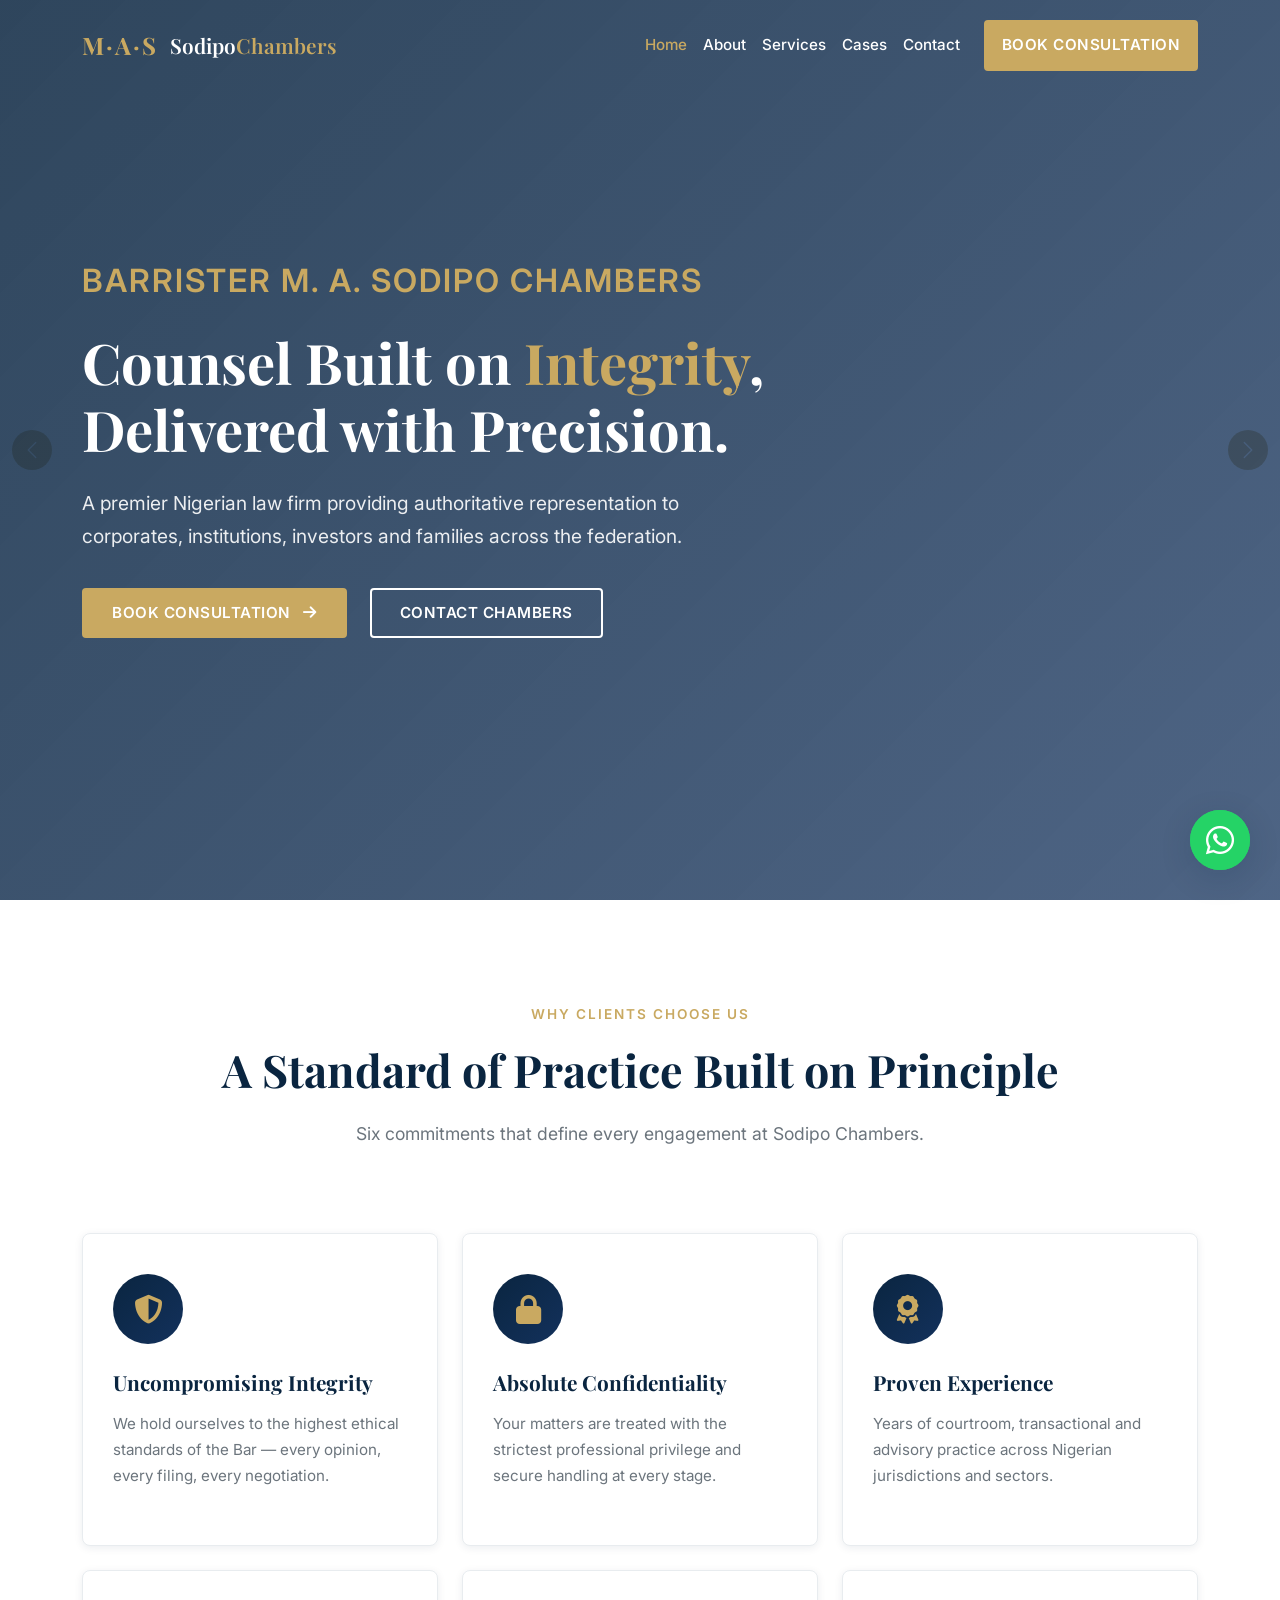
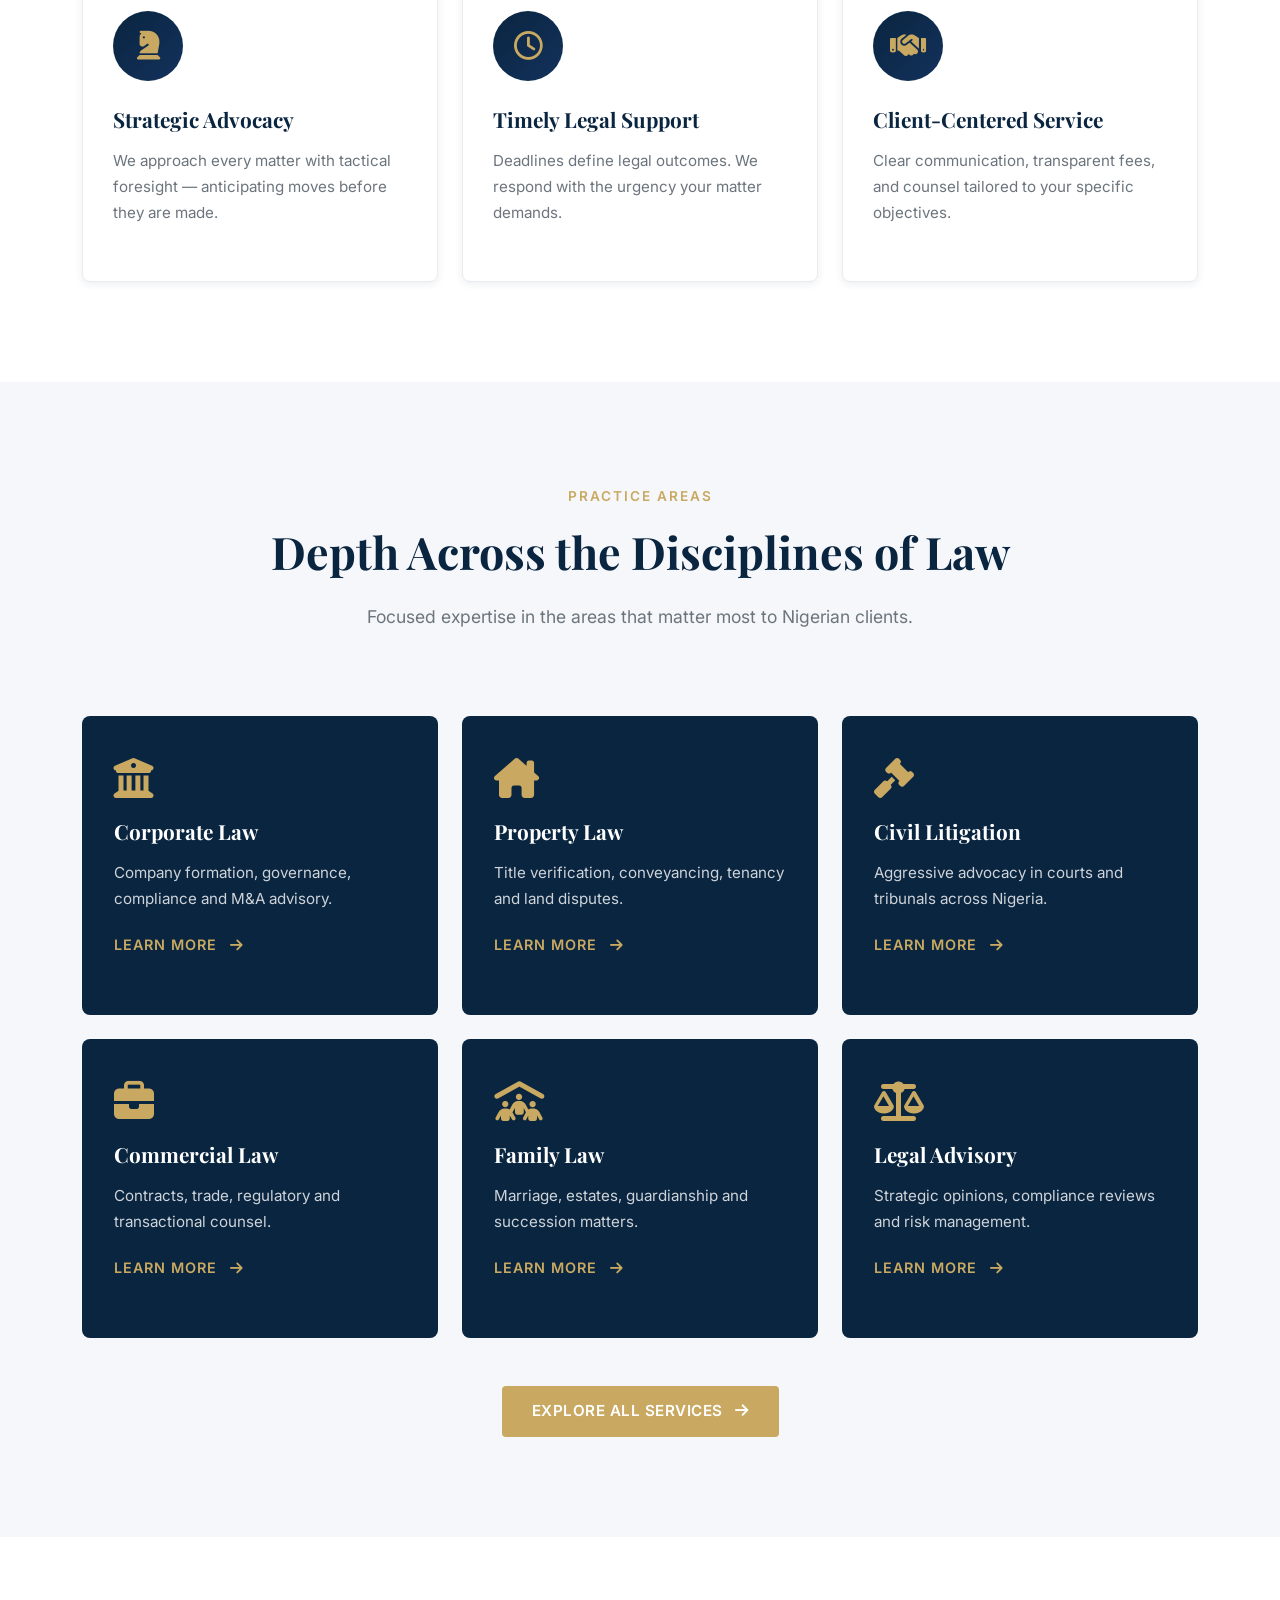
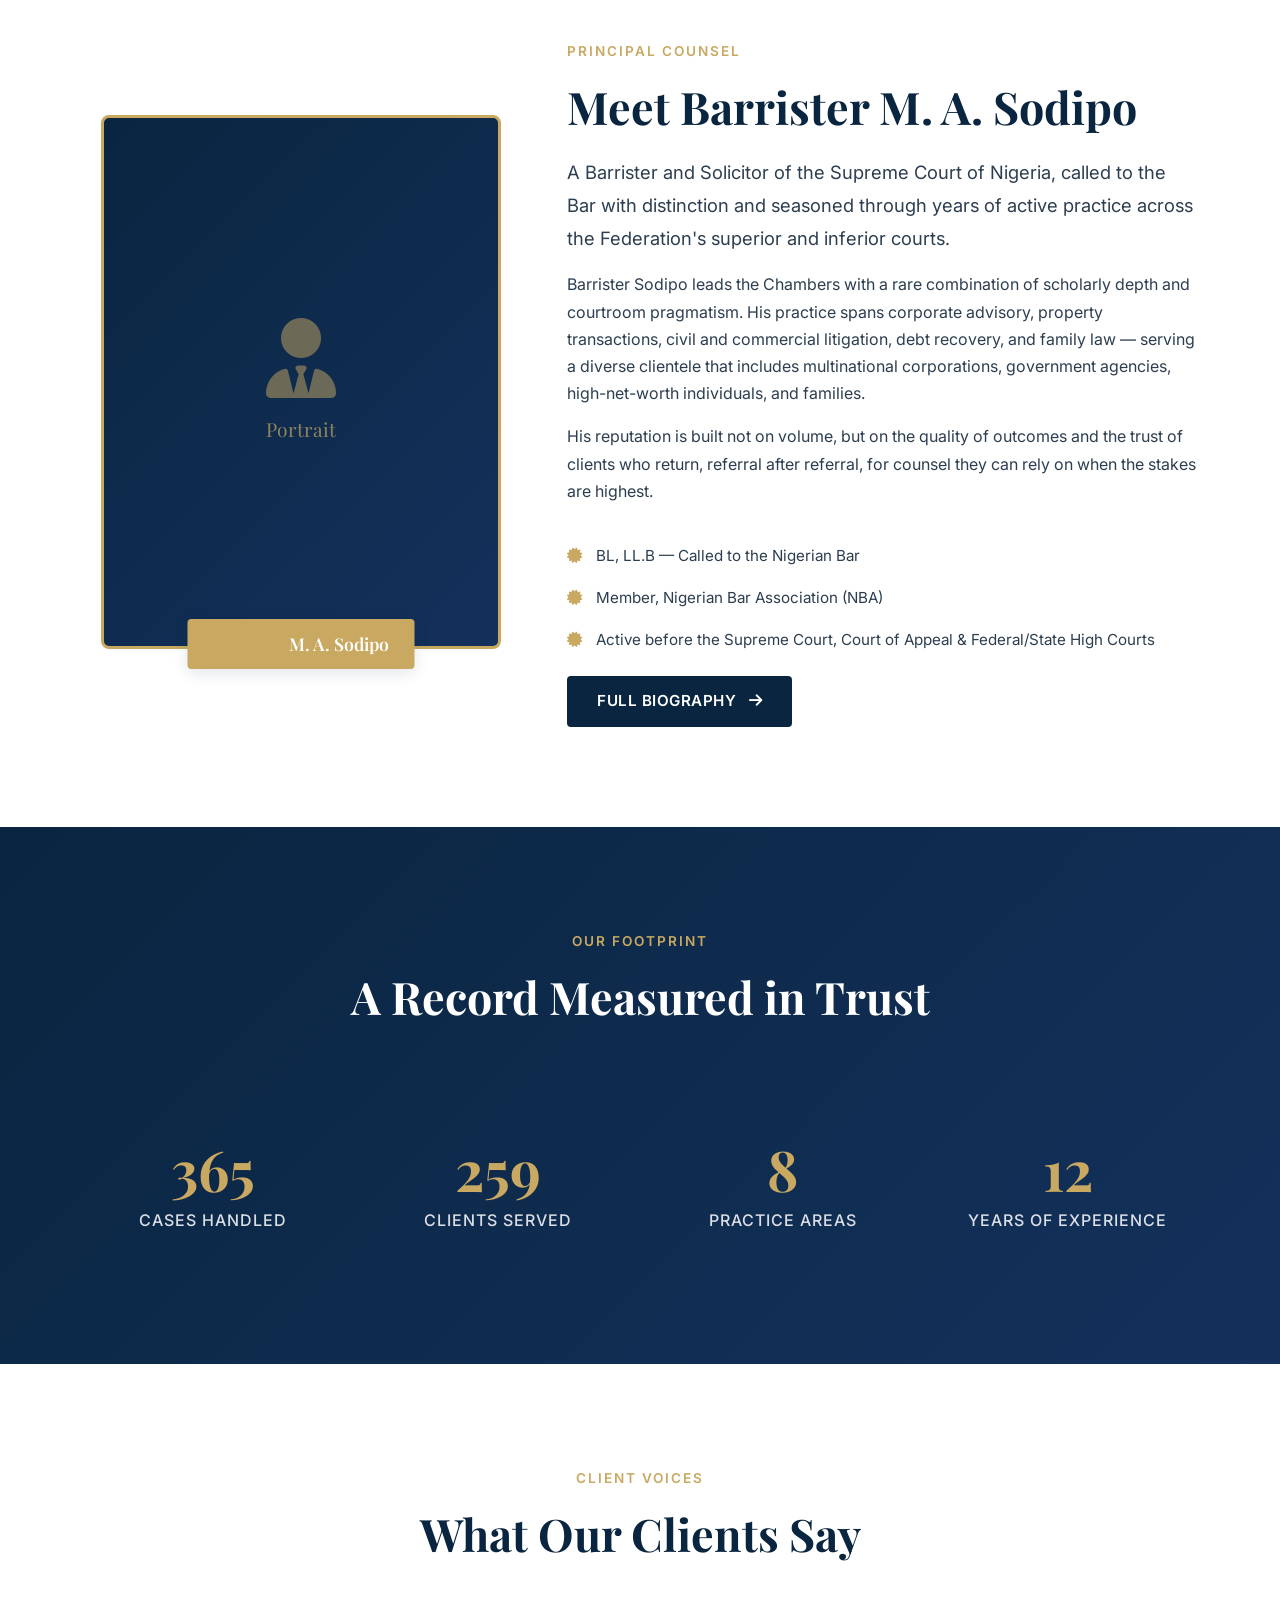
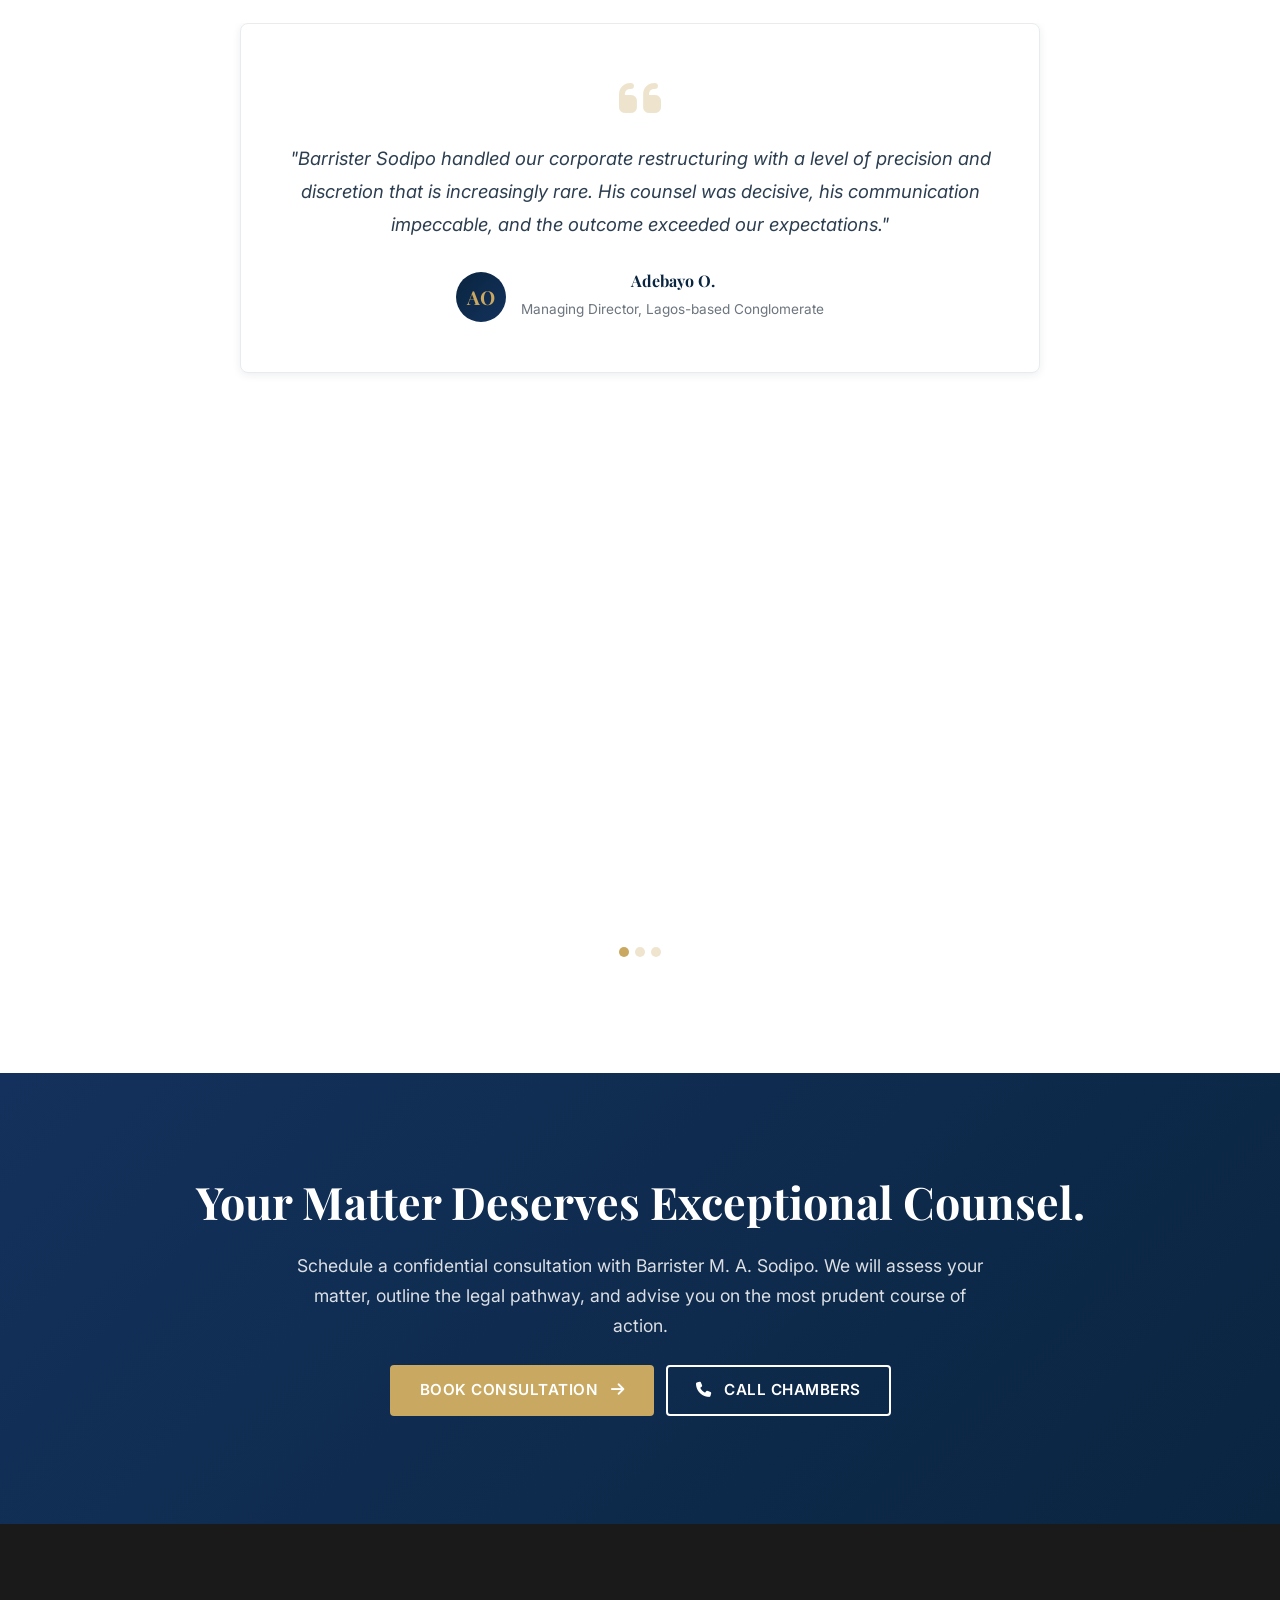
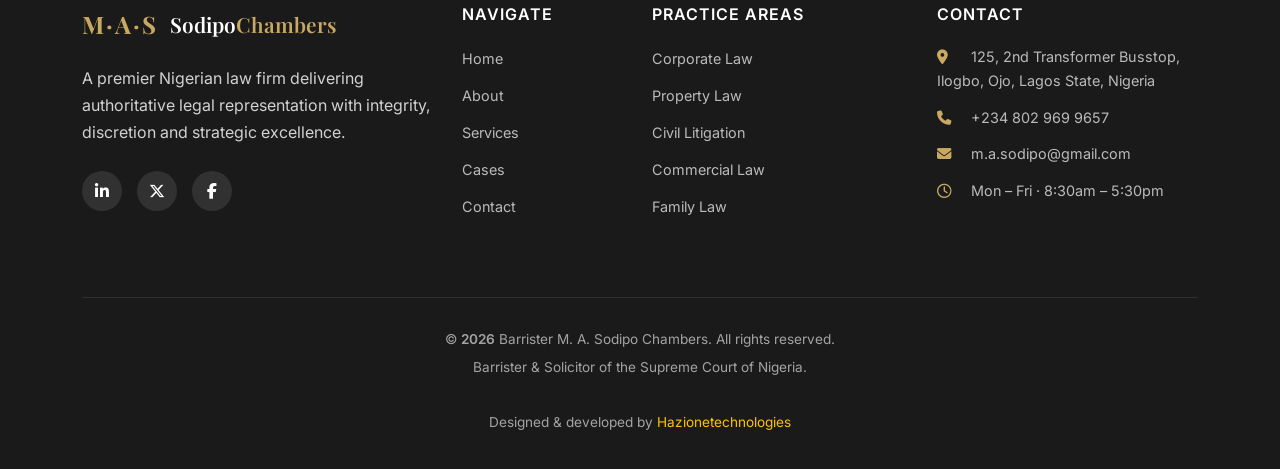
<file: index.html>
<!DOCTYPE html>
<html lang="en">
<head>
<meta charset="UTF-8" />
<meta http-equiv="X-UA-Compatible" content="IE=edge" />
<meta name="viewport" content="width=device-width, initial-scale=1.0" />

<!-- SEO -->
<title>Barrister M. A. Sodipo | Premier Legal Chambers in Lagos, Nigeria</title>
<meta name="description" content="Barrister M. A. Sodipo & Co. — A premier Nigerian law firm in Lagos offering corporate, property, civil litigation, commercial and family law services with integrity and strategic advocacy." />
<meta name="keywords" content="Lawyer in Lagos, Barrister in Nigeria, Legal Services Nigeria, Corporate Lawyer Lagos, Property Lawyer Nigeria, Civil Litigation Lawyer, Barrister M. A. Sodipo" />
<meta name="author" content="Barrister M. A. Sodipo Chambers" />
<link rel="canonical" href="https://masodipolaw.com.ng/" />

<!-- Open Graph -->
<meta property="og:type" content="website" />
<meta property="og:title" content="Barrister M. A. Sodipo | Premier Legal Chambers in Lagos" />
<meta property="og:description" content="Authoritative legal representation across corporate, property, litigation and commercial law in Nigeria." />
<meta property="og:url" content="https://masodipolaw.com.ng/" />
<meta property="og:image" content="https://masodipolaw.com.ng/assets/images/og-home.jpg" />
<meta property="og:locale" content="en_NG" />

<!-- Twitter -->
<meta name="twitter:card" content="summary_large_image" />
<meta name="twitter:title" content="Barrister M. A. Sodipo | Premier Legal Chambers" />
<meta name="twitter:description" content="Authoritative legal representation in Nigeria." />
<meta name="twitter:image" content="https://masodipolaw.com.ng/assets/images/og-home.jpg" />

<!-- Structured Data -->
<script type="application/ld+json">
{
  "@context": "https://schema.org",
  "@type": "LegalService",
  "name": "Barrister M. A. Sodipo Chambers",
  "image": "https://masodipolaw.com.ng/assets/images/og-home.jpg",
  "url": "https://masodipolaw.com.ng",
  "telephone": "+234-XXXXXXXXXX",
  "priceRange": "₦₦₦",
  "address": {
    "@type": "PostalAddress",
    "streetAddress": "Victoria Island",
    "addressLocality": "Lagos",
    "addressRegion": "Lagos",
    "addressCountry": "NG"
  },
  "areaServed": "Nigeria",
  "founder": "Barrister M. A. Sodipo",
  "description": "Premier Nigerian law firm offering corporate, property, litigation and advisory services."
}
</script>

<!-- Fonts -->
<link rel="preconnect" href="https://fonts.googleapis.com" />
<link rel="preconnect" href="https://fonts.gstatic.com" crossorigin />
<link href="https://fonts.googleapis.com/css2?family=Playfair+Display:wght@500;600;700;800&family=Inter:wght@300;400;500;600;700&display=swap" rel="stylesheet" />

<!-- Bootstrap 5 -->
<link href="https://cdn.jsdelivr.net/npm/bootstrap@5.3.2/dist/css/bootstrap.min.css" rel="stylesheet" />

<!-- Font Awesome -->
<link rel="stylesheet" href="https://cdnjs.cloudflare.com/ajax/libs/font-awesome/6.5.1/css/all.min.css" />

<!-- AOS -->
<link href="https://unpkg.com/aos@2.3.1/dist/aos.css" rel="stylesheet" />

<!-- Custom CSS -->
<link rel="stylesheet" href="assets/css/style.css" />
<link rel="stylesheet" href="assets/css/responsive.css" />

<!-- Favicon -->
<link rel="icon" type="image/svg+xml" href="assets/images/logo/mas-logo.svg" />
</head>
<body>

<!-- PRELOADER -->
<div id="preloader" aria-hidden="true">
  <div class="preloader-inner">
    <div class="preloader-scales">
      <i class="fa-solid fa-scale-balanced"></i>
    </div>
    <div class="preloader-text">MASODIPO<span>LAW</span></div>
    <div class="preloader-bar"><span></span></div>
  </div>
</div>

<!-- NAVBAR -->
<nav class="navbar navbar-expand-lg navbar-dark fixed-top site-navbar" id="mainNav">
  <div class="container">
    <a class="navbar-brand d-flex align-items-center" href="index.html">
      <span class="brand-mark">M·A·S</span>
      <span class="brand-text">Sodipo<span class="gold">Chambers</span></span>
    </a>
    <button class="navbar-toggler" type="button" data-bs-toggle="collapse" data-bs-target="#navMenu" aria-controls="navMenu" aria-expanded="false" aria-label="Toggle navigation">
      <span class="navbar-toggler-icon"></span>
    </button>
    <div class="collapse navbar-collapse" id="navMenu">
      <ul class="navbar-nav ms-auto align-items-lg-center">
        <li class="nav-item"><a class="nav-link active" href="index.html">Home</a></li>
        <li class="nav-item"><a class="nav-link" href="about.html">About</a></li>
        <li class="nav-item"><a class="nav-link" href="services.html">Services</a></li>
        <li class="nav-item"><a class="nav-link" href="cases.html">Cases</a></li>
        <li class="nav-item"><a class="nav-link" href="contact.html">Contact</a></li>
        <li class="nav-item ms-lg-3">
          <a class="btn btn-gold btn-sm px-3" href="contact.html#consultation">Book Consultation</a>
        </li>
      </ul>
    </div>
  </div>
</nav>

<!-- HERO CAROUSEL -->
<header id="heroCarousel" class="carousel slide hero-carousel" data-bs-ride="carousel" data-bs-interval="6000">
  <div class="carousel-indicators">
    <button type="button" data-bs-target="#heroCarousel" data-bs-slide-to="0" class="active" aria-current="true" aria-label="Slide 1"></button>
    <button type="button" data-bs-target="#heroCarousel" data-bs-slide-to="1" aria-label="Slide 2"></button>
    <button type="button" data-bs-target="#heroCarousel" data-bs-slide-to="2" aria-label="Slide 3"></button>
  </div>
  <div class="carousel-inner">
    <div class="carousel-item active" style="background-image:url('https://images.unsplash.com/photo-1589994965851-a8f479c573a9?auto=format&fit=crop&w=1920&q=80');">
      <div class="hero-overlay"></div>
      <div class="container h-100">
        <div class="row h-100 align-items-center">
          <div class="col-lg-8 hero-content" data-aos="fade-up">
            <span class="hero-eyebrow">Barrister M. A. Sodipo Chambers</span>
            <h1 class="hero-title">Counsel Built on <span class="gold">Integrity</span>, Delivered with Precision.</h1>
            <p class="hero-subtitle">A premier Nigerian law firm providing authoritative representation to corporates, institutions, investors and families across the federation.</p>
            <div class="hero-cta">
              <a href="contact.html#consultation" class="btn btn-gold me-2 mb-2">Book Consultation <i class="fa-solid fa-arrow-right ms-2"></i></a>
              <a href="contact.html" class="btn btn-outline-light mb-2">Contact Chambers</a>
            </div>
          </div>
        </div>
      </div>
    </div>
    <div class="carousel-item" style="background-image:url('https://images.unsplash.com/photo-1505664194779-8beaceb93744?auto=format&fit=crop&w=1920&q=80');">
      <div class="hero-overlay"></div>
      <div class="container h-100">
        <div class="row h-100 align-items-center">
          <div class="col-lg-8 hero-content" data-aos="fade-up">
            <span class="hero-eyebrow">Corporate & Commercial Law</span>
            <h1 class="hero-title">Strategic Advocacy for <span class="gold">Ambitious</span> Enterprises.</h1>
            <p class="hero-subtitle">From boardroom negotiations to complex commercial disputes — we safeguard your business interests with disciplined legal craft.</p>
            <div class="hero-cta">
              <a href="services.html" class="btn btn-gold me-2 mb-2">Our Services</a>
              <a href="cases.html" class="btn btn-outline-light mb-2">View Engagements</a>
            </div>
          </div>
        </div>
      </div>
    </div>
    <div class="carousel-item" style="background-image:url('https://images.unsplash.com/photo-1450101499163-c8848c66ca85?auto=format&fit=crop&w=1920&q=80');">
      <div class="hero-overlay"></div>
      <div class="container h-100">
        <div class="row h-100 align-items-center">
          <div class="col-lg-8 hero-content" data-aos="fade-up">
            <span class="hero-eyebrow">Property & Estate Law</span>
            <h1 class="hero-title">Securing Your <span class="gold">Legacy</span>, One Title at a Time.</h1>
            <p class="hero-subtitle">Rigorous title verification, conveyancing, and property litigation — protecting the assets that matter most to you.</p>
            <div class="hero-cta">
              <a href="services.html#property" class="btn btn-gold me-2 mb-2">Property Services</a>
              <a href="contact.html" class="btn btn-outline-light mb-2">Speak to Counsel</a>
            </div>
          </div>
        </div>
      </div>
    </div>
  </div>
  <button class="carousel-control-prev" type="button" data-bs-target="#heroCarousel" data-bs-slide="prev">
    <span class="carousel-control-prev-icon" aria-hidden="true"></span>
    <span class="visually-hidden">Previous</span>
  </button>
  <button class="carousel-control-next" type="button" data-bs-target="#heroCarousel" data-bs-slide="next">
    <span class="carousel-control-next-icon" aria-hidden="true"></span>
    <span class="visually-hidden">Next</span>
  </button>
</header>

<!-- WHY CHOOSE US -->
<section class="section section-light" id="why-us">
  <div class="container">
    <div class="section-head text-center" data-aos="fade-up">
      <span class="eyebrow">Why Clients Choose Us</span>
      <h2 class="section-title">A Standard of Practice Built on Principle</h2>
      <p class="section-lead">Six commitments that define every engagement at Sodipo Chambers.</p>
    </div>
    <div class="row g-4 mt-2">
      <div class="col-md-6 col-lg-4" data-aos="fade-up" data-aos-delay="0">
        <div class="feature-card">
          <div class="feature-icon"><i class="fa-solid fa-shield-halved"></i></div>
          <h4>Uncompromising Integrity</h4>
          <p>We hold ourselves to the highest ethical standards of the Bar — every opinion, every filing, every negotiation.</p>
        </div>
      </div>
      <div class="col-md-6 col-lg-4" data-aos="fade-up" data-aos-delay="100">
        <div class="feature-card">
          <div class="feature-icon"><i class="fa-solid fa-lock"></i></div>
          <h4>Absolute Confidentiality</h4>
          <p>Your matters are treated with the strictest professional privilege and secure handling at every stage.</p>
        </div>
      </div>
      <div class="col-md-6 col-lg-4" data-aos="fade-up" data-aos-delay="200">
        <div class="feature-card">
          <div class="feature-icon"><i class="fa-solid fa-award"></i></div>
          <h4>Proven Experience</h4>
          <p>Years of courtroom, transactional and advisory practice across Nigerian jurisdictions and sectors.</p>
        </div>
      </div>
      <div class="col-md-6 col-lg-4" data-aos="fade-up" data-aos-delay="0">
        <div class="feature-card">
          <div class="feature-icon"><i class="fa-solid fa-chess-knight"></i></div>
          <h4>Strategic Advocacy</h4>
          <p>We approach every matter with tactical foresight — anticipating moves before they are made.</p>
        </div>
      </div>
      <div class="col-md-6 col-lg-4" data-aos="fade-up" data-aos-delay="100">
        <div class="feature-card">
          <div class="feature-icon"><i class="fa-regular fa-clock"></i></div>
          <h4>Timely Legal Support</h4>
          <p>Deadlines define legal outcomes. We respond with the urgency your matter demands.</p>
        </div>
      </div>
      <div class="col-md-6 col-lg-4" data-aos="fade-up" data-aos-delay="200">
        <div class="feature-card">
          <div class="feature-icon"><i class="fa-solid fa-handshake"></i></div>
          <h4>Client-Centered Service</h4>
          <p>Clear communication, transparent fees, and counsel tailored to your specific objectives.</p>
        </div>
      </div>
    </div>
  </div>
</section>

<!-- PRACTICE AREAS PREVIEW -->
<section class="section section-dark" id="practice-preview">
  <div class="container">
    <div class="section-head text-center" data-aos="fade-up">
      <span class="eyebrow light">Practice Areas</span>
      <h2 class="section-title ">Depth Across the Disciplines of Law</h2>
      <p class="section-lead ">Focused expertise in the areas that matter most to Nigerian clients.</p>
    </div>
    <div class="row g-4 mt-2">
      <div class="col-md-6 col-lg-4" data-aos="fade-up">
        <a href="services.html#corporate" class="practice-card">
          <i class="fa-solid fa-building-columns"></i>
          <h5>Corporate Law</h5>
          <p>Company formation, governance, compliance and M&A advisory.</p>
          <span class="learn-more">Learn more <i class="fa-solid fa-arrow-right"></i></span>
        </a>
      </div>
      <div class="col-md-6 col-lg-4" data-aos="fade-up" data-aos-delay="100">
        <a href="services.html#property" class="practice-card">
          <i class="fa-solid fa-house-chimney"></i>
          <h5>Property Law</h5>
          <p>Title verification, conveyancing, tenancy and land disputes.</p>
          <span class="learn-more">Learn more <i class="fa-solid fa-arrow-right"></i></span>
        </a>
      </div>
      <div class="col-md-6 col-lg-4" data-aos="fade-up" data-aos-delay="200">
        <a href="services.html#litigation" class="practice-card">
          <i class="fa-solid fa-gavel"></i>
          <h5>Civil Litigation</h5>
          <p>Aggressive advocacy in courts and tribunals across Nigeria.</p>
          <span class="learn-more">Learn more <i class="fa-solid fa-arrow-right"></i></span>
        </a>
      </div>
      <div class="col-md-6 col-lg-4" data-aos="fade-up">
        <a href="services.html#commercial" class="practice-card">
          <i class="fa-solid fa-briefcase"></i>
          <h5>Commercial Law</h5>
          <p>Contracts, trade, regulatory and transactional counsel.</p>
          <span class="learn-more">Learn more <i class="fa-solid fa-arrow-right"></i></span>
        </a>
      </div>
      <div class="col-md-6 col-lg-4" data-aos="fade-up" data-aos-delay="100">
        <a href="services.html#family" class="practice-card">
          <i class="fa-solid fa-people-roof"></i>
          <h5>Family Law</h5>
          <p>Marriage, estates, guardianship and succession matters.</p>
          <span class="learn-more">Learn more <i class="fa-solid fa-arrow-right"></i></span>
        </a>
      </div>
      <div class="col-md-6 col-lg-4" data-aos="fade-up" data-aos-delay="200">
        <a href="services.html#advisory" class="practice-card">
          <i class="fa-solid fa-scale-balanced"></i>
          <h5>Legal Advisory</h5>
          <p>Strategic opinions, compliance reviews and risk management.</p>
          <span class="learn-more">Learn more <i class="fa-solid fa-arrow-right"></i></span>
        </a>
      </div>
    </div>
    <div class="text-center mt-5" data-aos="fade-up">
      <a href="services.html" class="btn btn-gold">Explore All Services <i class="fa-solid fa-arrow-right ms-2"></i></a>
    </div>
  </div>
</section>

<!-- ATTORNEY INTRODUCTION -->
<section class="section section-light" id="attorney">
  <div class="container">
    <div class="row align-items-center g-5">
      <div class="col-lg-5" data-aos="fade-right">
        <div class="attorney-portrait">
          <div class="portrait-frame">
            <div class="portrait-placeholder">
              <i class="fa-solid fa-user-tie"></i>
              <span>Portrait</span>
            </div>
          </div>
          <div class="portrait-badge">
            <span class="gold">Barrister</span> M. A. Sodipo
          </div>
        </div>
      </div>
      <div class="col-lg-7" data-aos="fade-left">
        <span class="eyebrow">Principal Counsel</span>
        <h2 class="section-title">Meet Barrister M. A. Sodipo</h2>
        <p class="lead-text">A Barrister and Solicitor of the Supreme Court of Nigeria, called to the Bar with distinction and seasoned through years of active practice across the Federation's superior and inferior courts.</p>
        <p>Barrister Sodipo leads the Chambers with a rare combination of scholarly depth and courtroom pragmatism. His practice spans corporate advisory, property transactions, civil and commercial litigation, debt recovery, and family law — serving a diverse clientele that includes multinational corporations, government agencies, high-net-worth individuals, and families.</p>
        <p>His reputation is built not on volume, but on the quality of outcomes and the trust of clients who return, referral after referral, for counsel they can rely on when the stakes are highest.</p>
        <div class="attorney-credentials">
          <div><i class="fa-solid fa-certificate gold"></i> BL, LL.B — Called to the Nigerian Bar</div>
          <div><i class="fa-solid fa-certificate gold"></i> Member, Nigerian Bar Association (NBA)</div>
          <div><i class="fa-solid fa-certificate gold"></i> Active before the Supreme Court, Court of Appeal & Federal/State High Courts</div>
        </div>
        <a href="about.html" class="btn btn-primary-brand mt-3">Full Biography <i class="fa-solid fa-arrow-right ms-2"></i></a>
      </div>
    </div>
  </div>
</section>

<!-- SUCCESS METRICS -->
<section class="section section-metrics" id="metrics">
  <div class="container">
    <div class="section-head text-center" data-aos="fade-up">
      <span class="eyebrow light">Our Footprint</span>
      <h2 class="section-title light">A Record Measured in Trust</h2>
    </div>
    <div class="row g-4 text-center mt-2">
      <div class="col-6 col-md-3" data-aos="zoom-in">
        <div class="metric">
          <div class="metric-number" data-target="450">0</div>
          <div class="metric-label">Cases Handled</div>
        </div>
      </div>
      <div class="col-6 col-md-3" data-aos="zoom-in" data-aos-delay="100">
        <div class="metric">
          <div class="metric-number" data-target="320">0</div>
          <div class="metric-label">Clients Served</div>
        </div>
      </div>
      <div class="col-6 col-md-3" data-aos="zoom-in" data-aos-delay="200">
        <div class="metric">
          <div class="metric-number" data-target="10">0</div>
          <div class="metric-label">Practice Areas</div>
        </div>
      </div>
      <div class="col-6 col-md-3" data-aos="zoom-in" data-aos-delay="300">
        <div class="metric">
          <div class="metric-number" data-target="15">0</div>
          <div class="metric-label">Years of Experience</div>
        </div>
      </div>
    </div>
  </div>
</section>

<!-- TESTIMONIALS -->
<section class="section section-light" id="testimonials">
  <div class="container">
    <div class="section-head text-center" data-aos="fade-up">
      <span class="eyebrow">Client Voices</span>
      <h2 class="section-title">What Our Clients Say</h2>
    </div>
    <div id="testimonialCarousel" class="carousel slide mt-4" data-bs-ride="carousel" data-aos="fade-up">
      <div class="carousel-inner">
        <div class="carousel-item active">
          <div class="testimonial-card">
            <i class="fa-solid fa-quote-left quote-mark"></i>
            <p class="testimonial-text">"Barrister Sodipo handled our corporate restructuring with a level of precision and discretion that is increasingly rare. His counsel was decisive, his communication impeccable, and the outcome exceeded our expectations."</p>
            <div class="testimonial-author">
              <div class="author-initial">AO</div>
              <div>
                <h6>Adebayo O.</h6>
                <span>Managing Director, Lagos-based Conglomerate</span>
              </div>
            </div>
          </div>
        </div>
        <div class="carousel-item">
          <div class="testimonial-card">
            <i class="fa-solid fa-quote-left quote-mark"></i>
            <p class="testimonial-text">"We engaged the Chambers on a complex property dispute involving multiple claimants. The strategic approach and courtroom advocacy were exceptional. The matter was resolved favourably within a remarkably short timeline."</p>
            <div class="testimonial-author">
              <div class="author-initial">CN</div>
              <div>
                <h6>Chinedu N.</h6>
                <span>Property Investor, Abuja</span>
              </div>
            </div>
          </div>
        </div>
        <div class="carousel-item">
          <div class="testimonial-card">
            <i class="fa-solid fa-quote-left quote-mark"></i>
            <p class="testimonial-text">"Professionalism defines this Chambers. From the first consultation to the final resolution, we were treated with dignity, kept informed at every stage, and represented with genuine care. Highly recommended."</p>
            <div class="testimonial-author">
              <div class="author-initial">FT</div>
              <div>
                <h6>Mrs. Folake T.</h6>
                <span>Private Client, Victoria Island</span>
              </div>
            </div>
          </div>
        </div>
      </div>
      <div class="carousel-indicators position-static mt-4">
        <button type="button" data-bs-target="#testimonialCarousel" data-bs-slide-to="0" class="active"></button>
        <button type="button" data-bs-target="#testimonialCarousel" data-bs-slide-to="1"></button>
        <button type="button" data-bs-target="#testimonialCarousel" data-bs-slide-to="2"></button>
      </div>
    </div>
  </div>
</section>

<!-- CTA -->
<section class="section section-cta" id="cta">
  <div class="container text-center" data-aos="zoom-in">
    <h2 class="section-title light">Your Matter Deserves Exceptional Counsel.</h2>
    <p class="section-lead light mx-auto" style="max-width:700px;">Schedule a confidential consultation with Barrister M. A. Sodipo. We will assess your matter, outline the legal pathway, and advise you on the most prudent course of action.</p>
    <div class="mt-4">
      <a href="contact.html#consultation" class="btn btn-gold btn-lg me-2 mb-2">Book Consultation <i class="fa-solid fa-arrow-right ms-2"></i></a>
      <a href="tel:+234XXXXXXXXXX" class="btn btn-outline-light btn-lg mb-2"><i class="fa-solid fa-phone me-2"></i> Call Chambers</a>
    </div>
  </div>
</section>

<!-- FOOTER -->
<footer class="site-footer">
  <div class="container">
    <div class="row g-4">
      <div class="col-lg-4">
        <div class="footer-brand">
          <span class="brand-mark">M·A·S</span>
          <span class="brand-text">Sodipo<span class="gold">Chambers</span></span>
        </div>
        <p class="mt-3">A premier Nigerian law firm delivering authoritative legal representation with integrity, discretion and strategic excellence.</p>
        <div class="social-links">
          <a href="#" aria-label="LinkedIn"><i class="fa-brands fa-linkedin-in"></i></a>
          <a href="#" aria-label="Twitter"><i class="fa-brands fa-x-twitter"></i></a>
          <a href="#" aria-label="Facebook"><i class="fa-brands fa-facebook-f"></i></a>
        </div>
      </div>
      <div class="col-lg-2 col-md-4">
        <h6>Navigate</h6>
        <ul class="footer-links">
          <li><a href="index.html">Home</a></li>
          <li><a href="about.html">About</a></li>
          <li><a href="services.html">Services</a></li>
          <li><a href="cases.html">Cases</a></li>
          <li><a href="contact.html">Contact</a></li>
        </ul>
      </div>
      <div class="col-lg-3 col-md-4">
        <h6>Practice Areas</h6>
        <ul class="footer-links">
          <li><a href="services.html#corporate">Corporate Law</a></li>
          <li><a href="services.html#property">Property Law</a></li>
          <li><a href="services.html#litigation">Civil Litigation</a></li>
          <li><a href="services.html#commercial">Commercial Law</a></li>
          <li><a href="services.html#family">Family Law</a></li>
        </ul>
      </div>
      <div class="col-lg-3 col-md-4">
        <h6>Contact</h6>
        <ul class="footer-contact">
          <li><i class="fa-solid fa-location-dot"></i> 125, 2nd Transformer Busstop, Ilogbo, Ojo, Lagos State,  Nigeria</li>
          <li><i class="fa-solid fa-phone"></i> +234 802 969 9657 </li> 
          <li><i class="fa-solid fa-envelope"></i> m.a.sodipo@gmail.com</li>
          <li><i class="fa-regular fa-clock"></i> Mon – Fri · 8:30am – 5:30pm</li>
        </ul>
      </div>
    </div>
    <div class="footer-bottom">
      <p>&copy; <span id="year"></span> Barrister M. A. Sodipo Chambers. All rights reserved.</p>
      <p>Barrister & Solicitor of the Supreme Court of Nigeria.</p><br>
      <p> Designed & developed by <a href="https://hazionetechnologies.com.ng" class=" text-warning">Hazionetechnologies</a> </p>
      
    </div>
  </div>
</footer>

<!-- WHATSAPP WIDGET -->
<a href="https://wa.me/2348029699657" class="whatsapp-widget" target="_blank" rel="noopener" aria-label="Chat on WhatsApp">
  <i class="fa-brands fa-whatsapp"></i>
  <span class="whatsapp-pulse"></span>
</a>

<!-- Scripts -->
<script src="https://cdn.jsdelivr.net/npm/bootstrap@5.3.2/dist/js/bootstrap.bundle.min.js"></script>
<script src="https://unpkg.com/aos@2.3.1/dist/aos.js"></script>
<script src="assets/js/preloader.js"></script>
<script src="assets/js/animations.js"></script>
<script src="assets/js/main.js?v=2"></script>
</body>
</html>
</file>
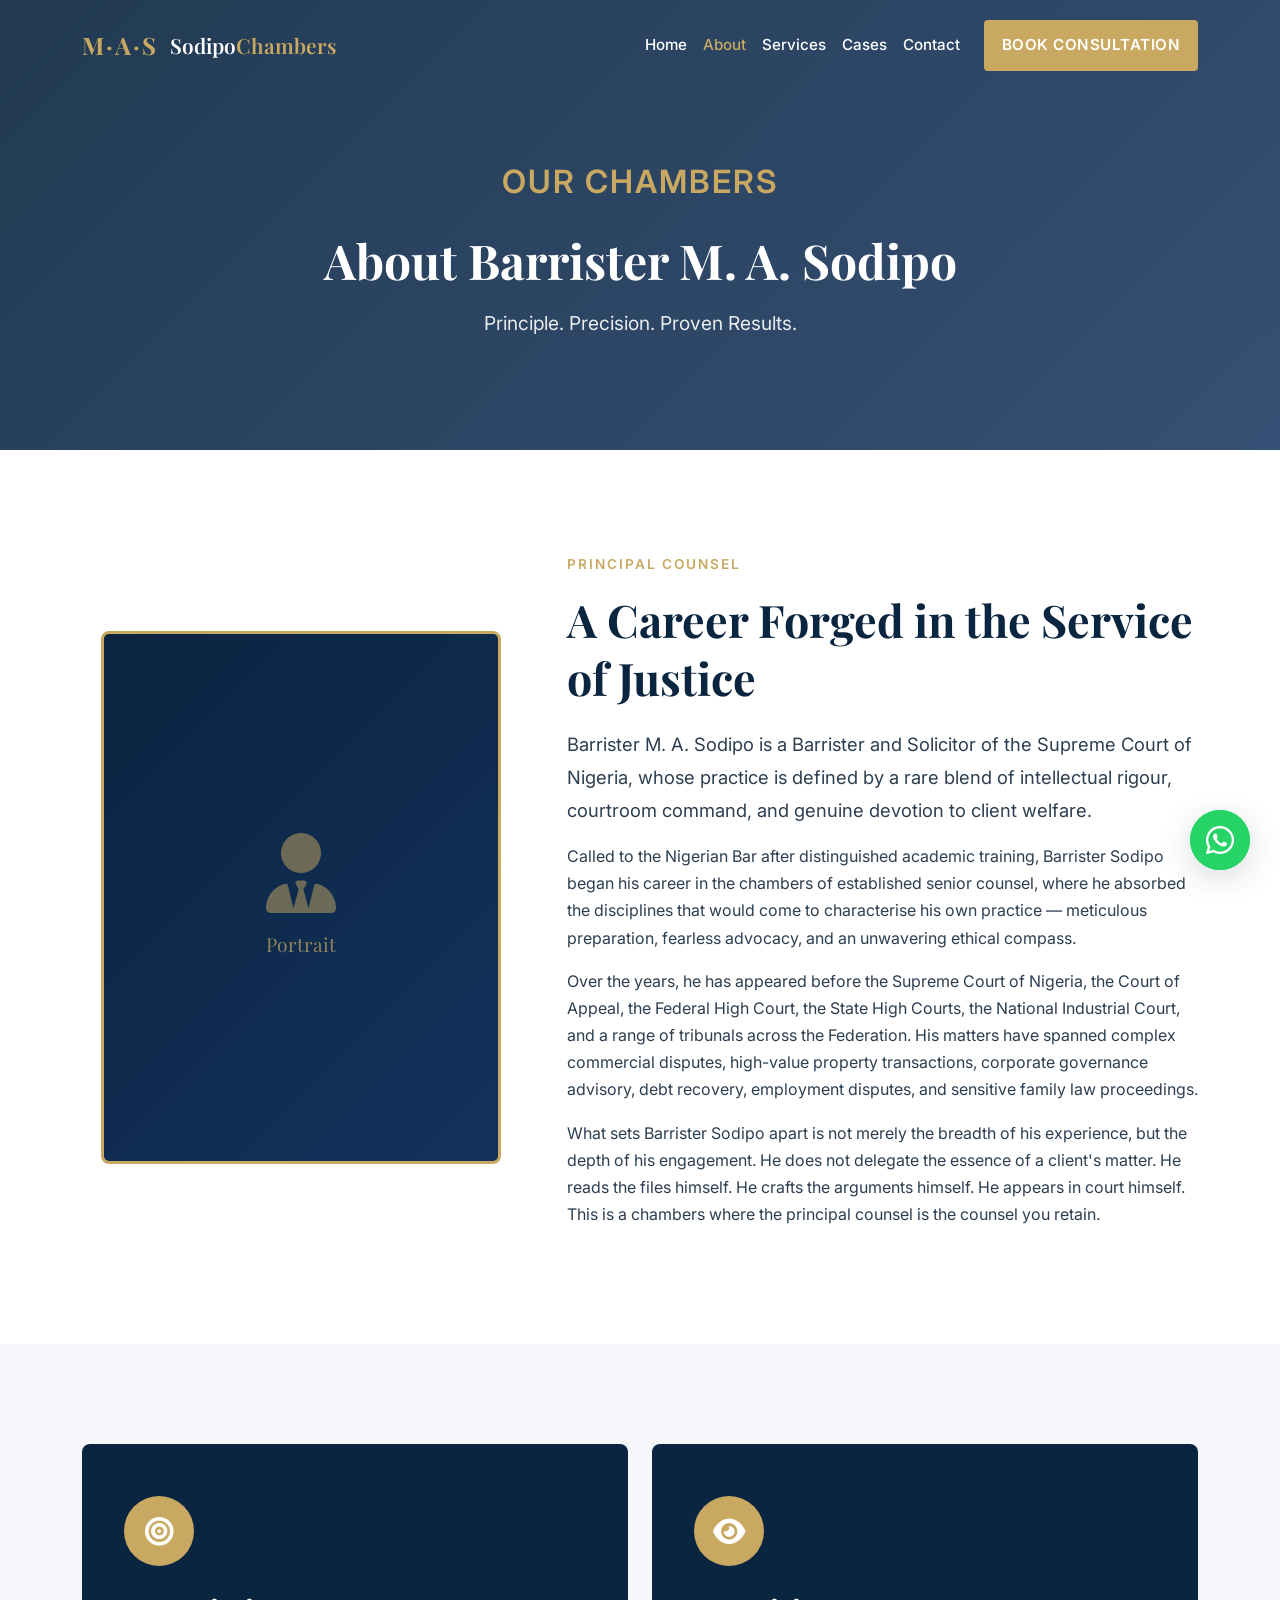
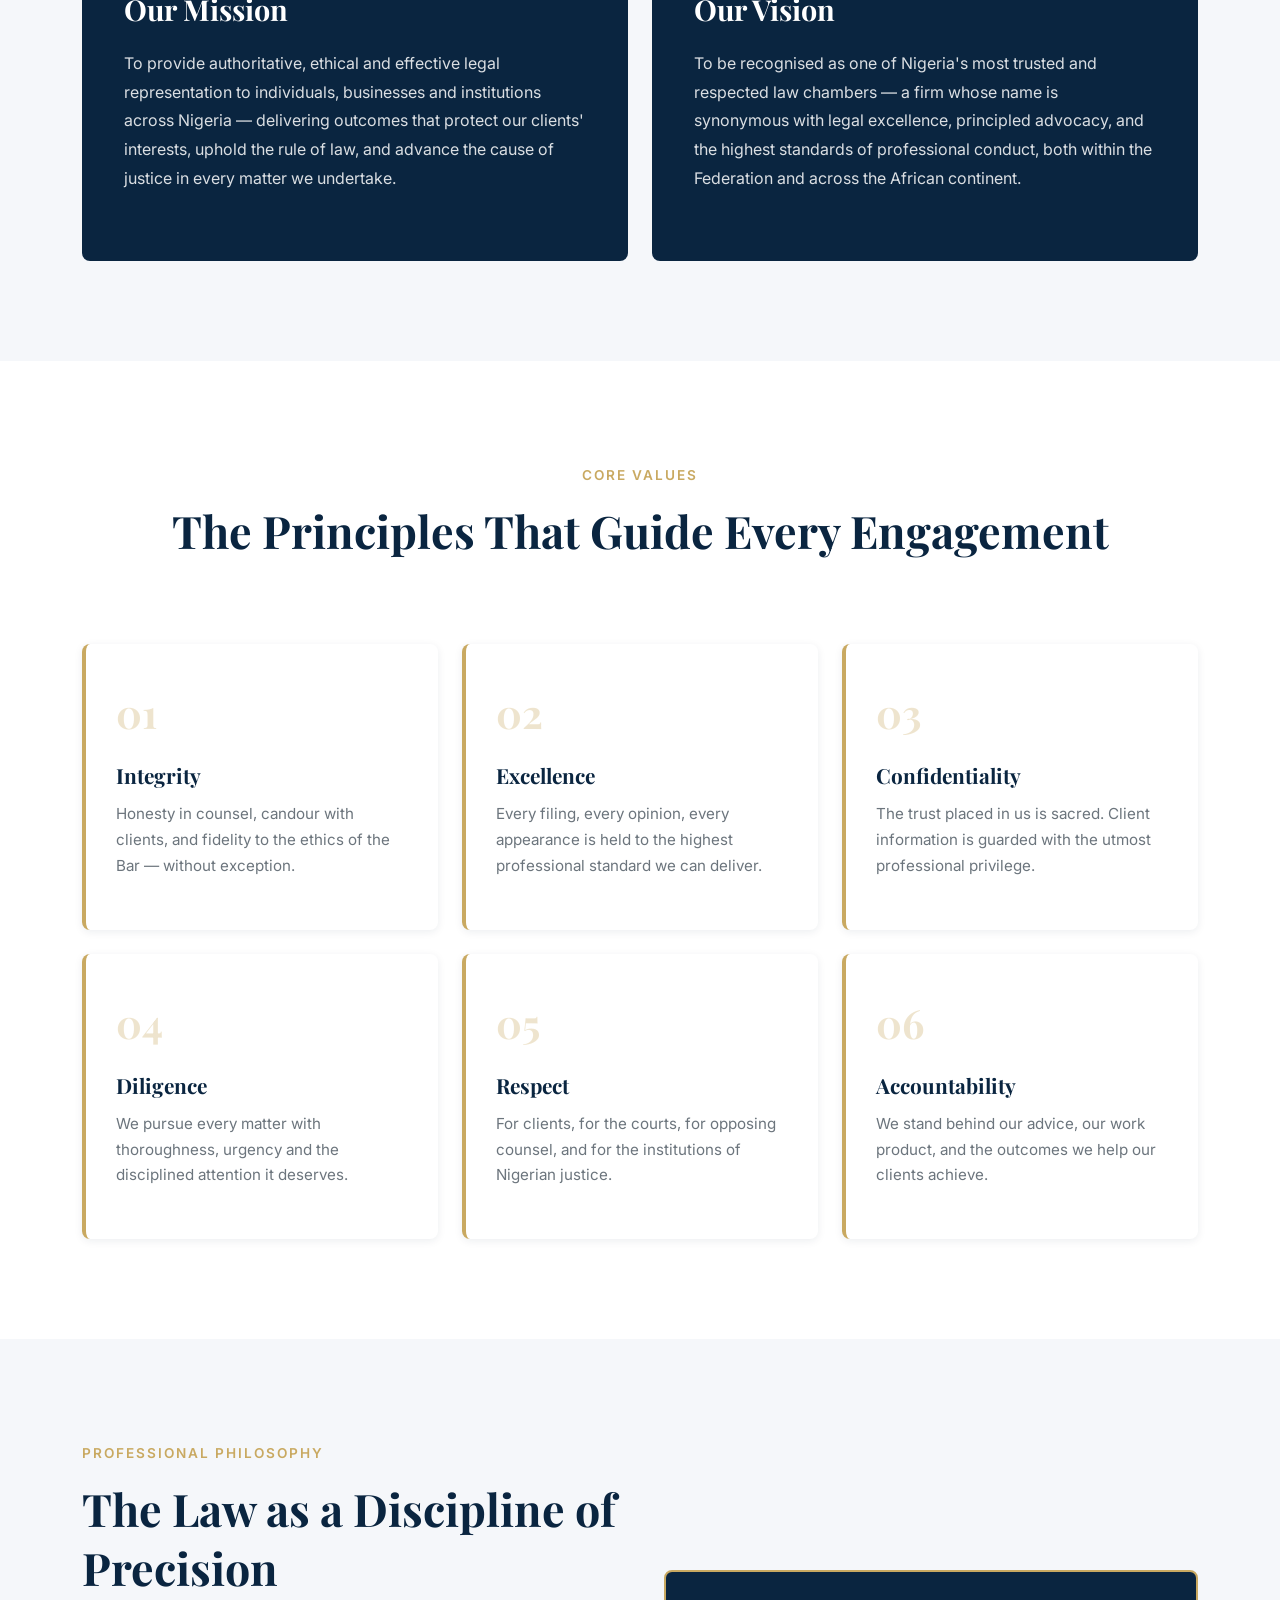
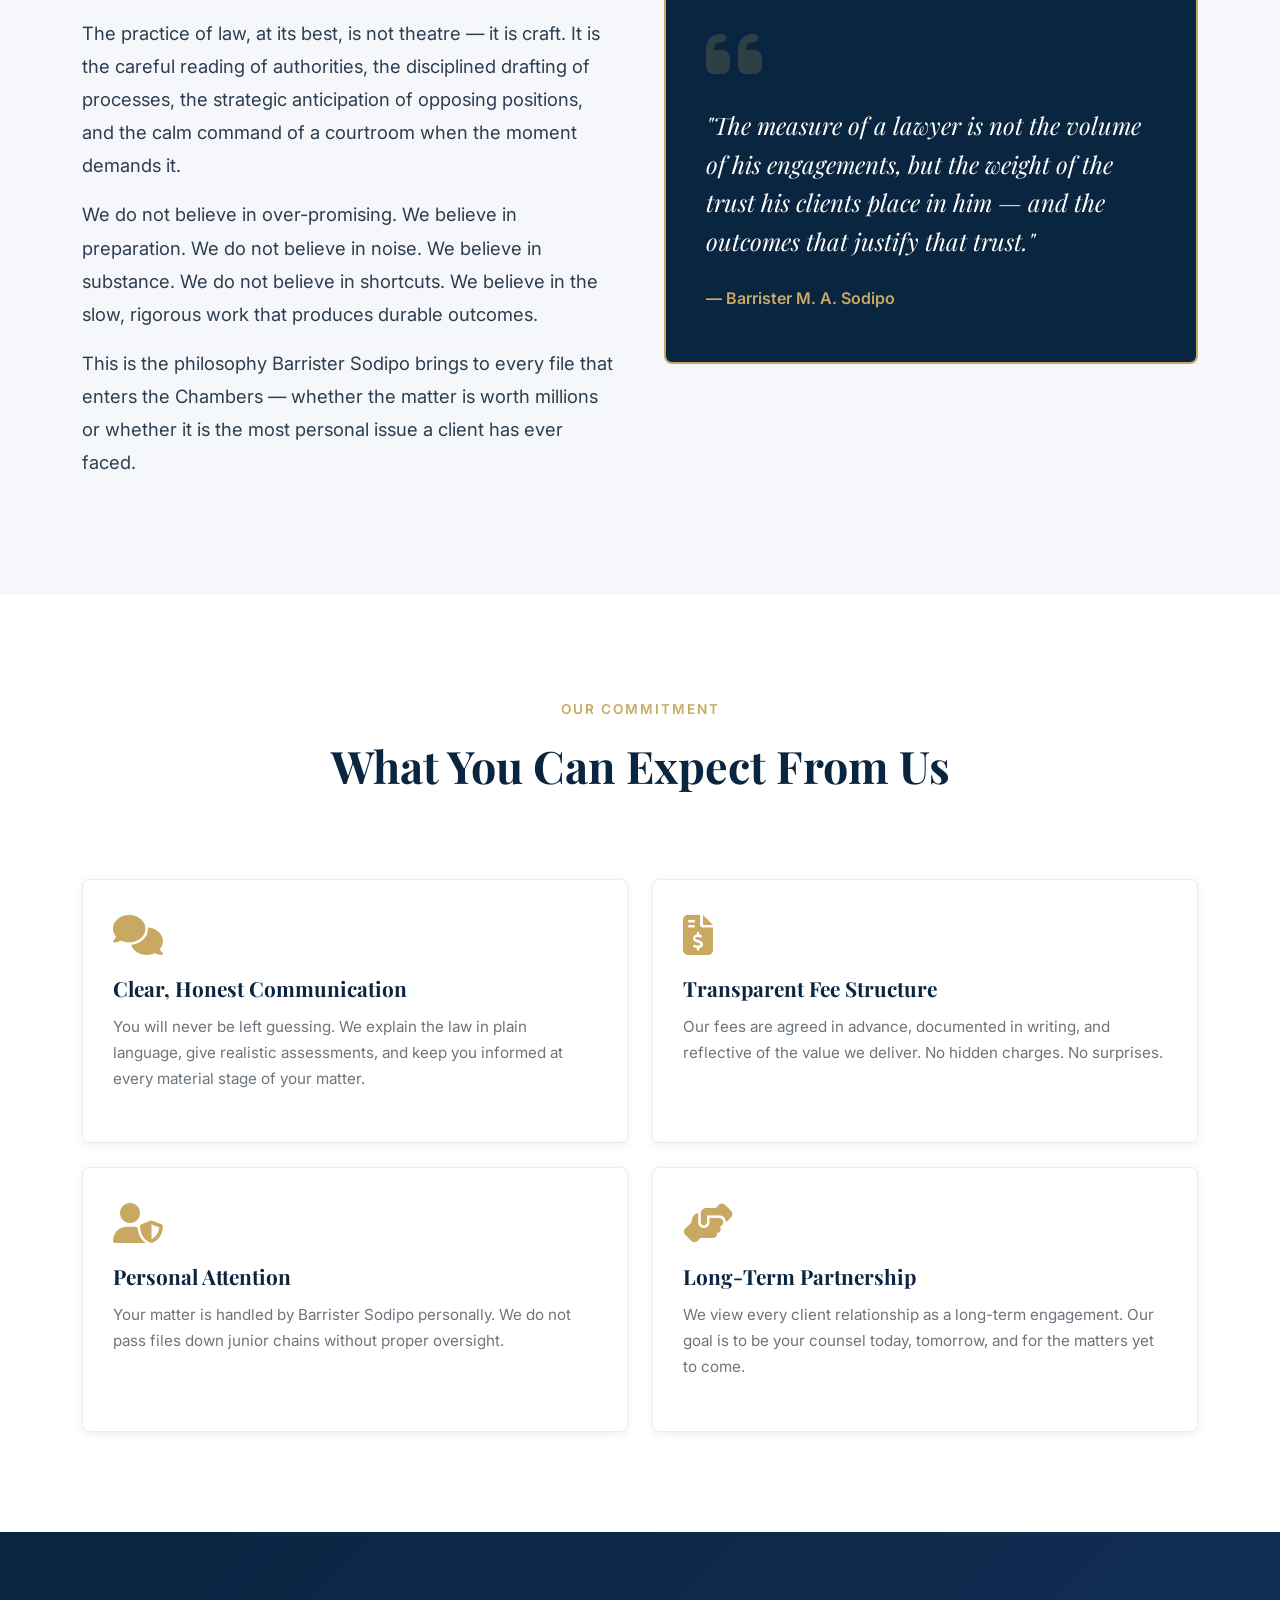
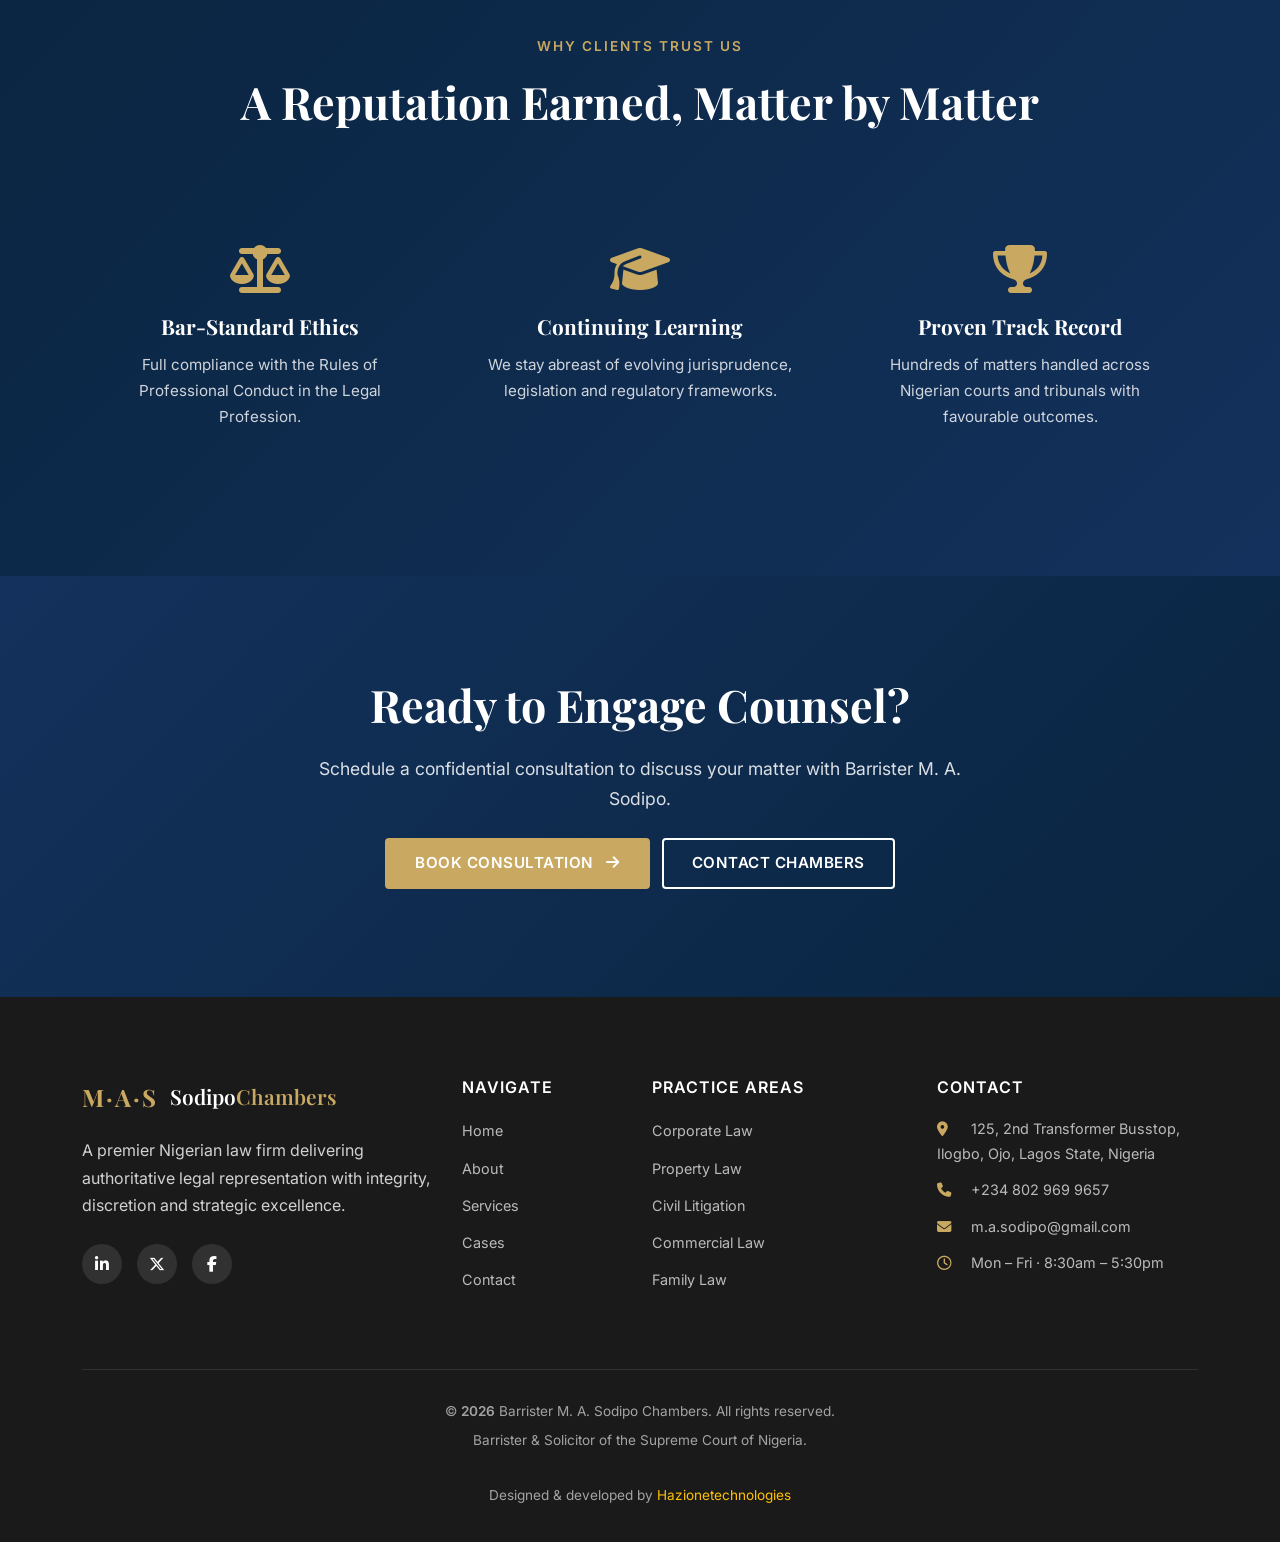
<file: about.html>
<!DOCTYPE html>
<html lang="en">
<head>
<meta charset="UTF-8" />
<meta name="viewport" content="width=device-width, initial-scale=1.0" />
<title>About Barrister M. A. Sodipo | Premier Nigerian Law Firm</title>
<meta name="description" content="Learn about Barrister M. A. Sodipo, his legal philosophy, the mission and vision of the Chambers, and the core values that guide our practice." />
<meta property="og:title" content="About Barrister M. A. Sodipo Chambers" />
<meta property="og:description" content="A legacy of principled advocacy and client-centered legal service in Nigeria." />
<meta property="og:url" content="https://masodipolaw.com.ng/about.html" />
<link rel="canonical" href="https://masodipolaw.com.ng/about.html" />

<link rel="preconnect" href="https://fonts.googleapis.com" />
<link href="https://fonts.googleapis.com/css2?family=Playfair+Display:wght@500;600;700;800&family=Inter:wght@300;400;500;600;700&display=swap" rel="stylesheet" />
<link href="https://cdn.jsdelivr.net/npm/bootstrap@5.3.2/dist/css/bootstrap.min.css" rel="stylesheet" />
<link rel="stylesheet" href="https://cdnjs.cloudflare.com/ajax/libs/font-awesome/6.5.1/css/all.min.css" />
<link href="https://unpkg.com/aos@2.3.1/dist/aos.css" rel="stylesheet" />
<link rel="stylesheet" href="assets/css/style.css" />
<link rel="stylesheet" href="assets/css/responsive.css" />
<link rel="icon" type="image/svg+xml" href="assets/images/logo/mas-logo.svg" />
</head>

<body class="subpage">

<!-- PRELOADER -->
<div id="preloader" aria-hidden="true">
  <div class="preloader-inner">
    <div class="preloader-scales"><i class="fa-solid fa-scale-balanced"></i></div>
    <div class="preloader-text">MASODIPO<span>LAW</span></div>
    <div class="preloader-bar"><span></span></div>
  </div>
</div>

<!-- NAVBAR -->
<nav class="navbar navbar-expand-lg navbar-dark fixed-top site-navbar" id="mainNav">
  <div class="container">
    <a class="navbar-brand d-flex align-items-center" href="index.html">
      <span class="brand-mark">M·A·S</span>
      <span class="brand-text">Sodipo<span class="gold">Chambers</span></span>
    </a>
    <button class="navbar-toggler" type="button" data-bs-toggle="collapse" data-bs-target="#navMenu">
      <span class="navbar-toggler-icon"></span>
    </button>
    <div class="collapse navbar-collapse" id="navMenu">
      <ul class="navbar-nav ms-auto align-items-lg-center">
        <li class="nav-item"><a class="nav-link" href="index.html">Home</a></li>
        <li class="nav-item"><a class="nav-link active" href="about.html">About</a></li>
        <li class="nav-item"><a class="nav-link" href="services.html">Services</a></li>
        <li class="nav-item"><a class="nav-link" href="cases.html">Cases</a></li>
        <li class="nav-item"><a class="nav-link" href="contact.html">Contact</a></li>
        <li class="nav-item ms-lg-3"><a class="btn btn-gold btn-sm px-3" href="contact.html#consultation">Book Consultation</a></li>
      </ul>
    </div>
  </div>
</nav>

<!-- PAGE HEADER -->
<section class="page-header" style="background-image:url('https://images.unsplash.com/photo-1618828665347-d870c38c95c7?q=80&w=2127&auto=format&fit=crop&ixlib=rb-4.1.0&ixid=M3wxMjA3fDB8MHxwaG90by1wYWdlfHx8fGVufDB8fHx8fA%3D%3D');">
  <div class="hero-overlay"></div>
  <div class="container text-center">
    <span class="hero-eyebrow">Our Chambers</span>
    <h1>About Barrister M. A. Sodipo</h1>
    <p>Principle. Precision. Proven Results.</p>
  </div>
</section>

<!-- BIOGRAPHY -->
<section class="section section-light">
  <div class="container">
    <div class="row align-items-center g-5">
      <div class="col-lg-5" data-aos="fade-right">
        <div class="attorney-portrait">
          <div class="portrait-frame">
            <div class="portrait-placeholder"><i class="fa-solid fa-user-tie"></i><span>Portrait</span></div>
          </div>
        </div>
      </div>
      <div class="col-lg-7" data-aos="fade-left">
        <span class="eyebrow">Principal Counsel</span>
        <h2 class="section-title">A Career Forged in the Service of Justice</h2>
        <p class="lead-text">Barrister M. A. Sodipo is a Barrister and Solicitor of the Supreme Court of Nigeria, whose practice is defined by a rare blend of intellectual rigour, courtroom command, and genuine devotion to client welfare.</p>
        <p>Called to the Nigerian Bar after distinguished academic training, Barrister Sodipo began his career in the chambers of established senior counsel, where he absorbed the disciplines that would come to characterise his own practice — meticulous preparation, fearless advocacy, and an unwavering ethical compass.</p>
        <p>Over the years, he has appeared before the Supreme Court of Nigeria, the Court of Appeal, the Federal High Court, the State High Courts, the National Industrial Court, and a range of tribunals across the Federation. His matters have spanned complex commercial disputes, high-value property transactions, corporate governance advisory, debt recovery, employment disputes, and sensitive family law proceedings.</p>
        <p>What sets Barrister Sodipo apart is not merely the breadth of his experience, but the depth of his engagement. He does not delegate the essence of a client's matter. He reads the files himself. He crafts the arguments himself. He appears in court himself. This is a chambers where the principal counsel is the counsel you retain.</p>
      </div>
    </div>
  </div>
</section>

<!-- MISSION / VISION -->
<section class="section section-dark">
  <div class="container">
    <div class="row g-4">
      <div class="col-md-6" data-aos="fade-up">
        <div class="mv-card">
          <div class="mv-icon"><i class="fa-solid fa-bullseye"></i></div>
          <h3>Our Mission</h3>
          <p>To provide authoritative, ethical and effective legal representation to individuals, businesses and institutions across Nigeria — delivering outcomes that protect our clients' interests, uphold the rule of law, and advance the cause of justice in every matter we undertake.</p>
        </div>
      </div>
      <div class="col-md-6" data-aos="fade-up" data-aos-delay="100">
        <div class="mv-card">
          <div class="mv-icon"><i class="fa-solid fa-eye"></i></div>
          <h3>Our Vision</h3>
          <p>To be recognised as one of Nigeria's most trusted and respected law chambers — a firm whose name is synonymous with legal excellence, principled advocacy, and the highest standards of professional conduct, both within the Federation and across the African continent.</p>
        </div>
      </div>
    </div>
  </div>
</section>

<!-- CORE VALUES -->
<section class="section section-light">
  <div class="container">
    <div class="section-head text-center" data-aos="fade-up">
      <span class="eyebrow">Core Values</span>
      <h2 class="section-title">The Principles That Guide Every Engagement</h2>
    </div>
    <div class="row g-4 mt-2">
      <div class="col-md-6 col-lg-4" data-aos="fade-up">
        <div class="value-card"><div class="value-num">01</div><h5>Integrity</h5><p>Honesty in counsel, candour with clients, and fidelity to the ethics of the Bar — without exception.</p></div>
      </div>
      <div class="col-md-6 col-lg-4" data-aos="fade-up" data-aos-delay="100">
        <div class="value-card"><div class="value-num">02</div><h5>Excellence</h5><p>Every filing, every opinion, every appearance is held to the highest professional standard we can deliver.</p></div>
      </div>
      <div class="col-md-6 col-lg-4" data-aos="fade-up" data-aos-delay="200">
        <div class="value-card"><div class="value-num">03</div><h5>Confidentiality</h5><p>The trust placed in us is sacred. Client information is guarded with the utmost professional privilege.</p></div>
      </div>
      <div class="col-md-6 col-lg-4" data-aos="fade-up">
        <div class="value-card"><div class="value-num">04</div><h5>Diligence</h5><p>We pursue every matter with thoroughness, urgency and the disciplined attention it deserves.</p></div>
      </div>
      <div class="col-md-6 col-lg-4" data-aos="fade-up" data-aos-delay="100">
        <div class="value-card"><div class="value-num">05</div><h5>Respect</h5><p>For clients, for the courts, for opposing counsel, and for the institutions of Nigerian justice.</p></div>
      </div>
      <div class="col-md-6 col-lg-4" data-aos="fade-up" data-aos-delay="200">
        <div class="value-card"><div class="value-num">06</div><h5>Accountability</h5><p>We stand behind our advice, our work product, and the outcomes we help our clients achieve.</p></div>
      </div>
    </div>
  </div>
</section>

<!-- PHILOSOPHY -->
<section class="section section-dark">
  <div class="container">
    <div class="row g-5 align-items-center">
      <div class="col-lg-6" data-aos="fade-right">
        <span class="eyebrow">Professional Philosophy</span>
        <h2 class="section-title ">The Law as a Discipline of Precision</h2>
        <p class="lead-text">The practice of law, at its best, is not theatre — it is craft. It is the careful reading of authorities, the disciplined drafting of processes, the strategic anticipation of opposing positions, and the calm command of a courtroom when the moment demands it.</p>
        <p class="lead-text">We do not believe in over-promising. We believe in preparation. We do not believe in noise. We believe in substance. We do not believe in shortcuts. We believe in the slow, rigorous work that produces durable outcomes.</p>
        <p class="lead-text">This is the philosophy Barrister Sodipo brings to every file that enters the Chambers — whether the matter is worth millions or whether it is the most personal issue a client has ever faced.</p>
      </div>
      <div class="col-lg-6" data-aos="fade-left">
        <div class="philosophy-quote">
          <i class="fa-solid fa-quote-left quote-mark gold"></i>
          <p>"The measure of a lawyer is not the volume of his engagements, but the weight of the trust his clients place in him — and the outcomes that justify that trust."</p>
          <div class="quote-author">— Barrister M. A. Sodipo</div>
        </div>
      </div>
    </div>
  </div>
</section>

<!-- CLIENT COMMITMENT -->
<section class="section section-light">
  <div class="container">
    <div class="section-head text-center" data-aos="fade-up">
      <span class="eyebrow">Our Commitment</span>
      <h2 class="section-title">What You Can Expect From Us</h2>
    </div>
    <div class="row g-4 mt-2">
      <div class="col-md-6" data-aos="fade-up">
        <div class="commitment-card">
          <i class="fa-solid fa-comments"></i>
          <h5>Clear, Honest Communication</h5>
          <p>You will never be left guessing. We explain the law in plain language, give realistic assessments, and keep you informed at every material stage of your matter.</p>
        </div>
      </div>
      <div class="col-md-6" data-aos="fade-up" data-aos-delay="100">
        <div class="commitment-card">
          <i class="fa-solid fa-file-invoice-dollar"></i>
          <h5>Transparent Fee Structure</h5>
          <p>Our fees are agreed in advance, documented in writing, and reflective of the value we deliver. No hidden charges. No surprises.</p>
        </div>
      </div>
      <div class="col-md-6" data-aos="fade-up">
        <div class="commitment-card">
          <i class="fa-solid fa-user-shield"></i>
          <h5>Personal Attention</h5>
          <p>Your matter is handled by Barrister Sodipo personally. We do not pass files down junior chains without proper oversight.</p>
        </div>
      </div>
      <div class="col-md-6" data-aos="fade-up" data-aos-delay="100">
        <div class="commitment-card">
          <i class="fa-solid fa-handshake-angle"></i>
          <h5>Long-Term Partnership</h5>
          <p>We view every client relationship as a long-term engagement. Our goal is to be your counsel today, tomorrow, and for the matters yet to come.</p>
        </div>
      </div>
    </div>
  </div>
</section>

<!-- WHY TRUST US -->
<section class="section section-metrics">
  <div class="container">
    <div class="section-head text-center" data-aos="fade-up">
      <span class="eyebrow light">Why Clients Trust Us</span>
      <h2 class="section-title light">A Reputation Earned, Matter by Matter</h2>
    </div>
    <div class="row g-4 mt-2">
      <div class="col-md-4" data-aos="fade-up">
        <div class="trust-item"><i class="fa-solid fa-scale-balanced"></i><h5>Bar-Standard Ethics</h5><p>Full compliance with the Rules of Professional Conduct in the Legal Profession.</p></div>
      </div>
      <div class="col-md-4" data-aos="fade-up" data-aos-delay="100">
        <div class="trust-item"><i class="fa-solid fa-graduation-cap"></i><h5>Continuing Learning</h5><p>We stay abreast of evolving jurisprudence, legislation and regulatory frameworks.</p></div>
      </div>
      <div class="col-md-4" data-aos="fade-up" data-aos-delay="200">
        <div class="trust-item"><i class="fa-solid fa-trophy"></i><h5>Proven Track Record</h5><p>Hundreds of matters handled across Nigerian courts and tribunals with favourable outcomes.</p></div>
      </div>
    </div>
  </div>
</section>

<!-- CTA -->
<section class="section section-cta">
  <div class="container text-center" data-aos="zoom-in">
    <h2 class="section-title light">Ready to Engage Counsel?</h2>
    <p class="section-lead light mx-auto" style="max-width:700px;">Schedule a confidential consultation to discuss your matter with Barrister M. A. Sodipo.</p>
    <div class="mt-4">
      <a href="contact.html#consultation" class="btn btn-gold btn-lg me-2 mb-2">Book Consultation <i class="fa-solid fa-arrow-right ms-2"></i></a>
      <a href="contact.html" class="btn btn-outline-light btn-lg mb-2">Contact Chambers</a>
    </div>
  </div>
</section>

<!-- FOOTER -->
<footer class="site-footer">
  <div class="container">
    <div class="row g-4">
      <div class="col-lg-4">
        <div class="footer-brand">
          <span class="brand-mark">M·A·S</span>
          <span class="brand-text">Sodipo<span class="gold">Chambers</span></span>
        </div>
        <p class="mt-3">A premier Nigerian law firm delivering authoritative legal representation with integrity, discretion and strategic excellence.</p>
        <div class="social-links">
          <a href="#" aria-label="LinkedIn"><i class="fa-brands fa-linkedin-in"></i></a>
          <a href="#" aria-label="Twitter"><i class="fa-brands fa-x-twitter"></i></a>
          <a href="#" aria-label="Facebook"><i class="fa-brands fa-facebook-f"></i></a>
        </div>
      </div>
      <div class="col-lg-2 col-md-4">
        <h6>Navigate</h6>
        <ul class="footer-links">
          <li><a href="index.html">Home</a></li>
          <li><a href="about.html">About</a></li>
          <li><a href="services.html">Services</a></li>
          <li><a href="cases.html">Cases</a></li>
          <li><a href="contact.html">Contact</a></li>
        </ul>
      </div>
      <div class="col-lg-3 col-md-4">
        <h6>Practice Areas</h6>
        <ul class="footer-links">
          <li><a href="services.html#corporate">Corporate Law</a></li>
          <li><a href="services.html#property">Property Law</a></li>
          <li><a href="services.html#litigation">Civil Litigation</a></li>
          <li><a href="services.html#commercial">Commercial Law</a></li>
          <li><a href="services.html#family">Family Law</a></li>
        </ul>
      </div>
      <div class="col-lg-3 col-md-4">
        <h6>Contact</h6>
        <ul class="footer-contact">
          <li><i class="fa-solid fa-location-dot"></i> 125, 2nd Transformer Busstop, Ilogbo, Ojo, Lagos State, Nigeria</li>
          <li><i class="fa-solid fa-phone"></i> +234 802 969 9657 </li>
          <li><i class="fa-solid fa-envelope"></i> m.a.sodipo@gmail.com</li>
          <li><i class="fa-regular fa-clock"></i> Mon – Fri · 8:30am – 5:30pm</li>
        </ul>
      </div>
    </div>
    <div class="footer-bottom">
      <p>&copy; <span id="year"></span> Barrister M. A. Sodipo Chambers. All rights reserved.</p>
      <p>Barrister & Solicitor of the Supreme Court of Nigeria.</p> <br>
      <p> Designed & developed by <a href="https://hazionetechnologies.com.ng" class=" text-warning">Hazionetechnologies</a> </p>
    </div>
  </div>
</footer>

<!-- WHATSAPP WIDGET -->
<a href="https://wa.me/2348029699657" class="whatsapp-widget" target="_blank" rel="noopener" aria-label="Chat on WhatsApp">
  <i class="fa-brands fa-whatsapp"></i>
  <span class="whatsapp-pulse"></span>
</a>

<script src="https://cdn.jsdelivr.net/npm/bootstrap@5.3.2/dist/js/bootstrap.bundle.min.js"></script>
<script src="https://unpkg.com/aos@2.3.1/dist/aos.js"></script>
<script src="assets/js/preloader.js"></script>
<script src="assets/js/animations.js"></script>
<script src="assets/js/main.js?v=2"></script>
</body>
</html>
</file>
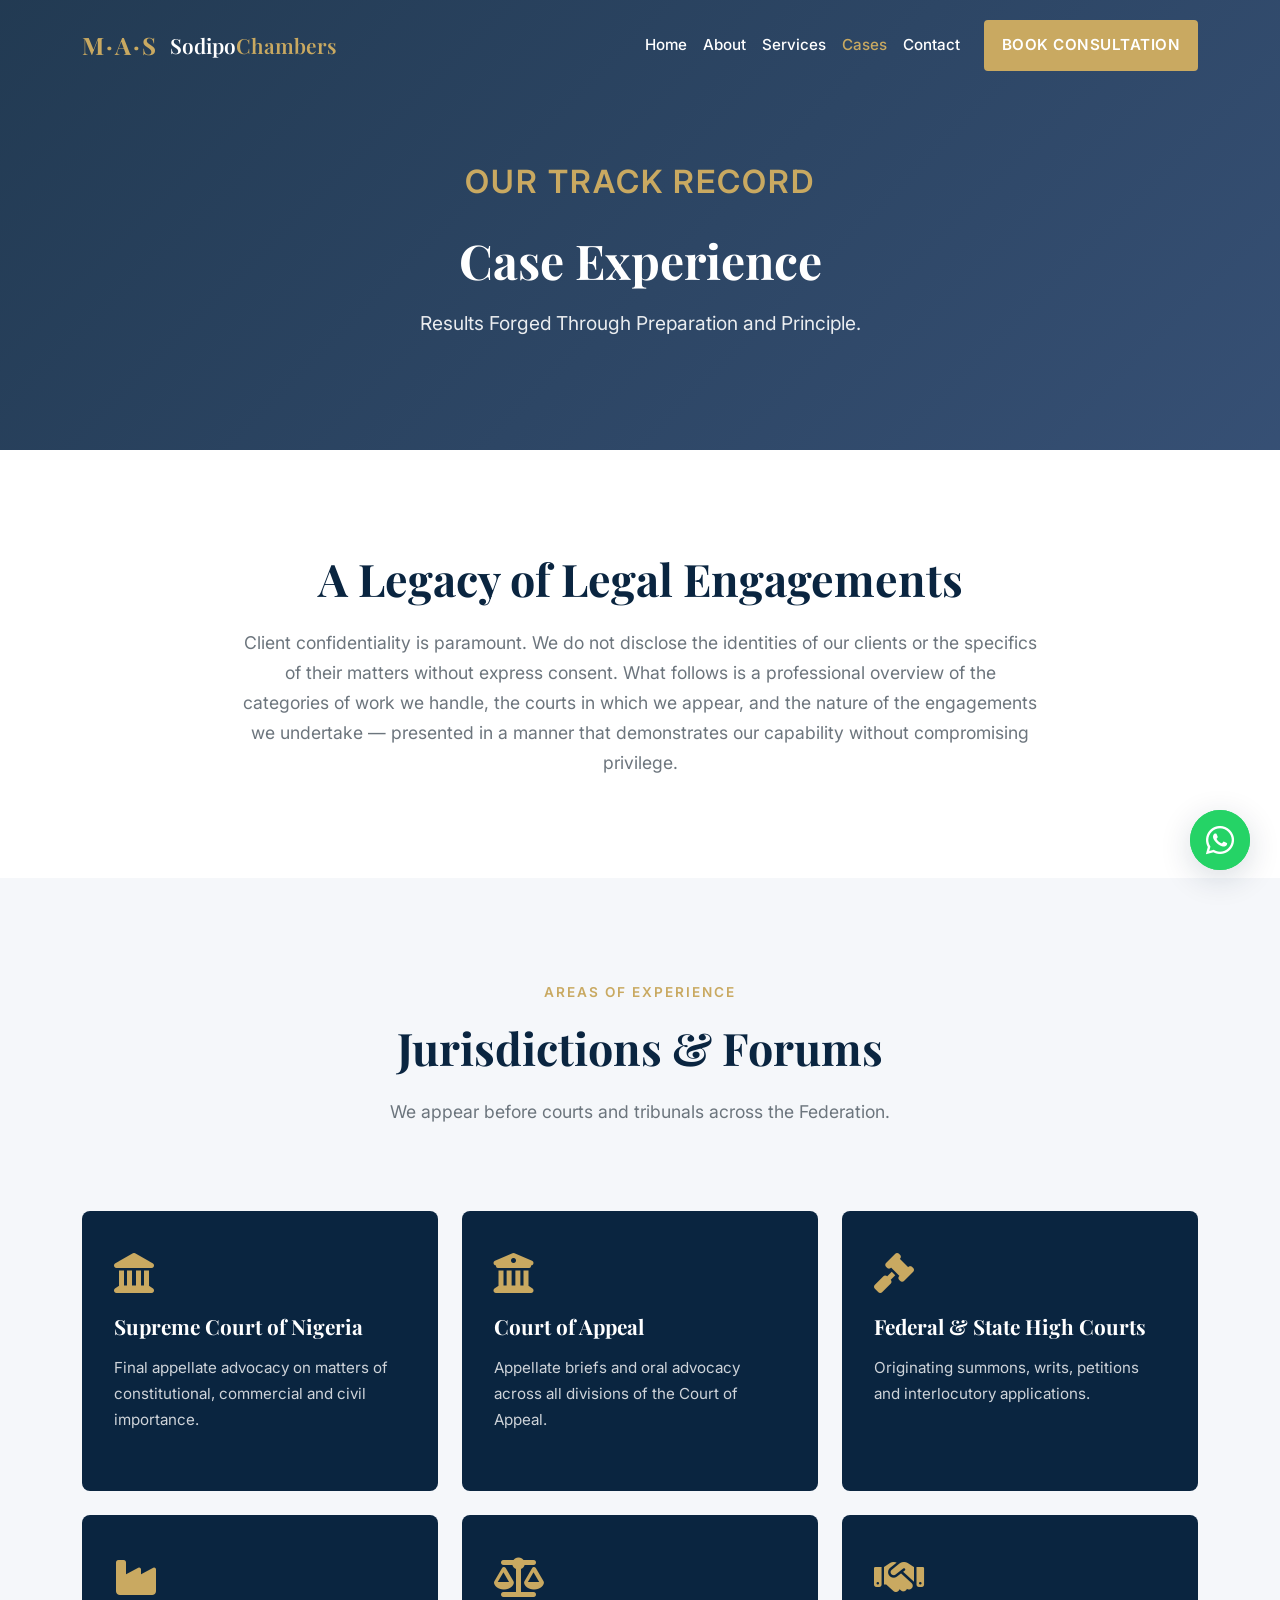
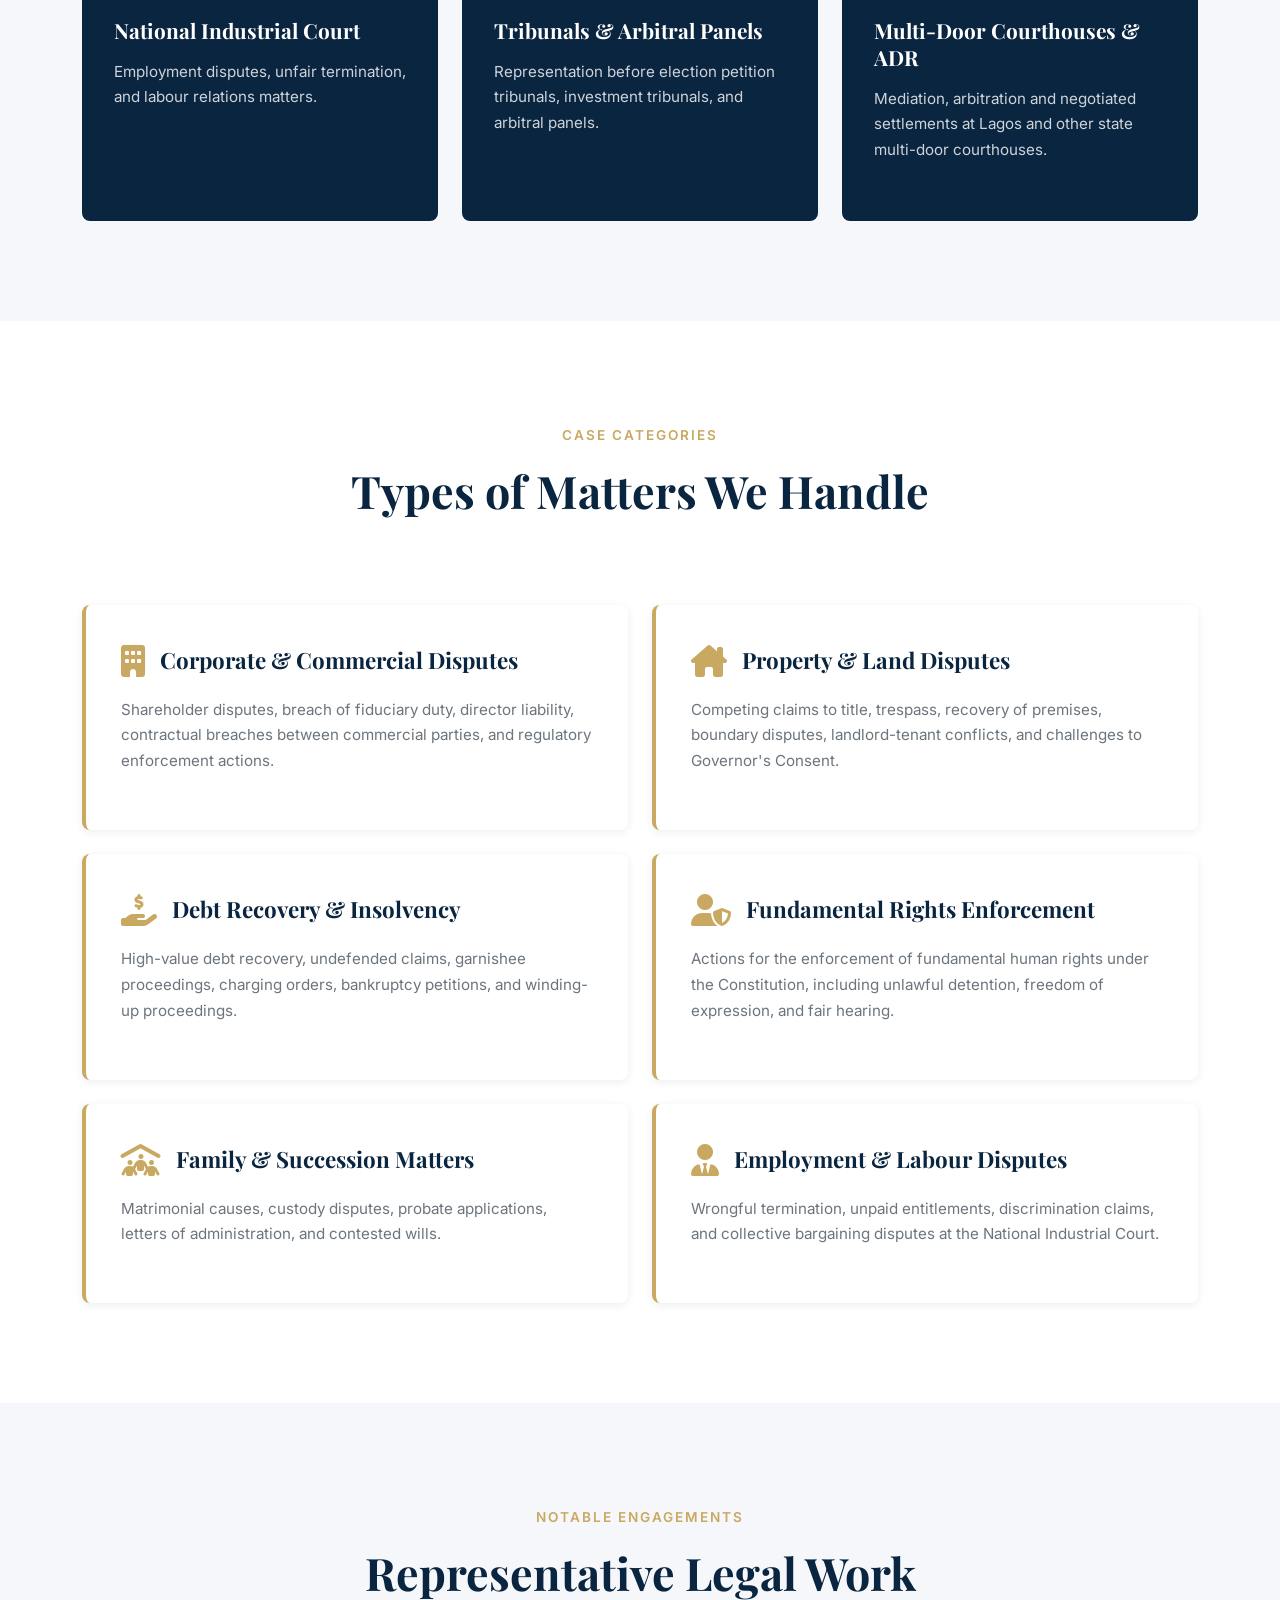
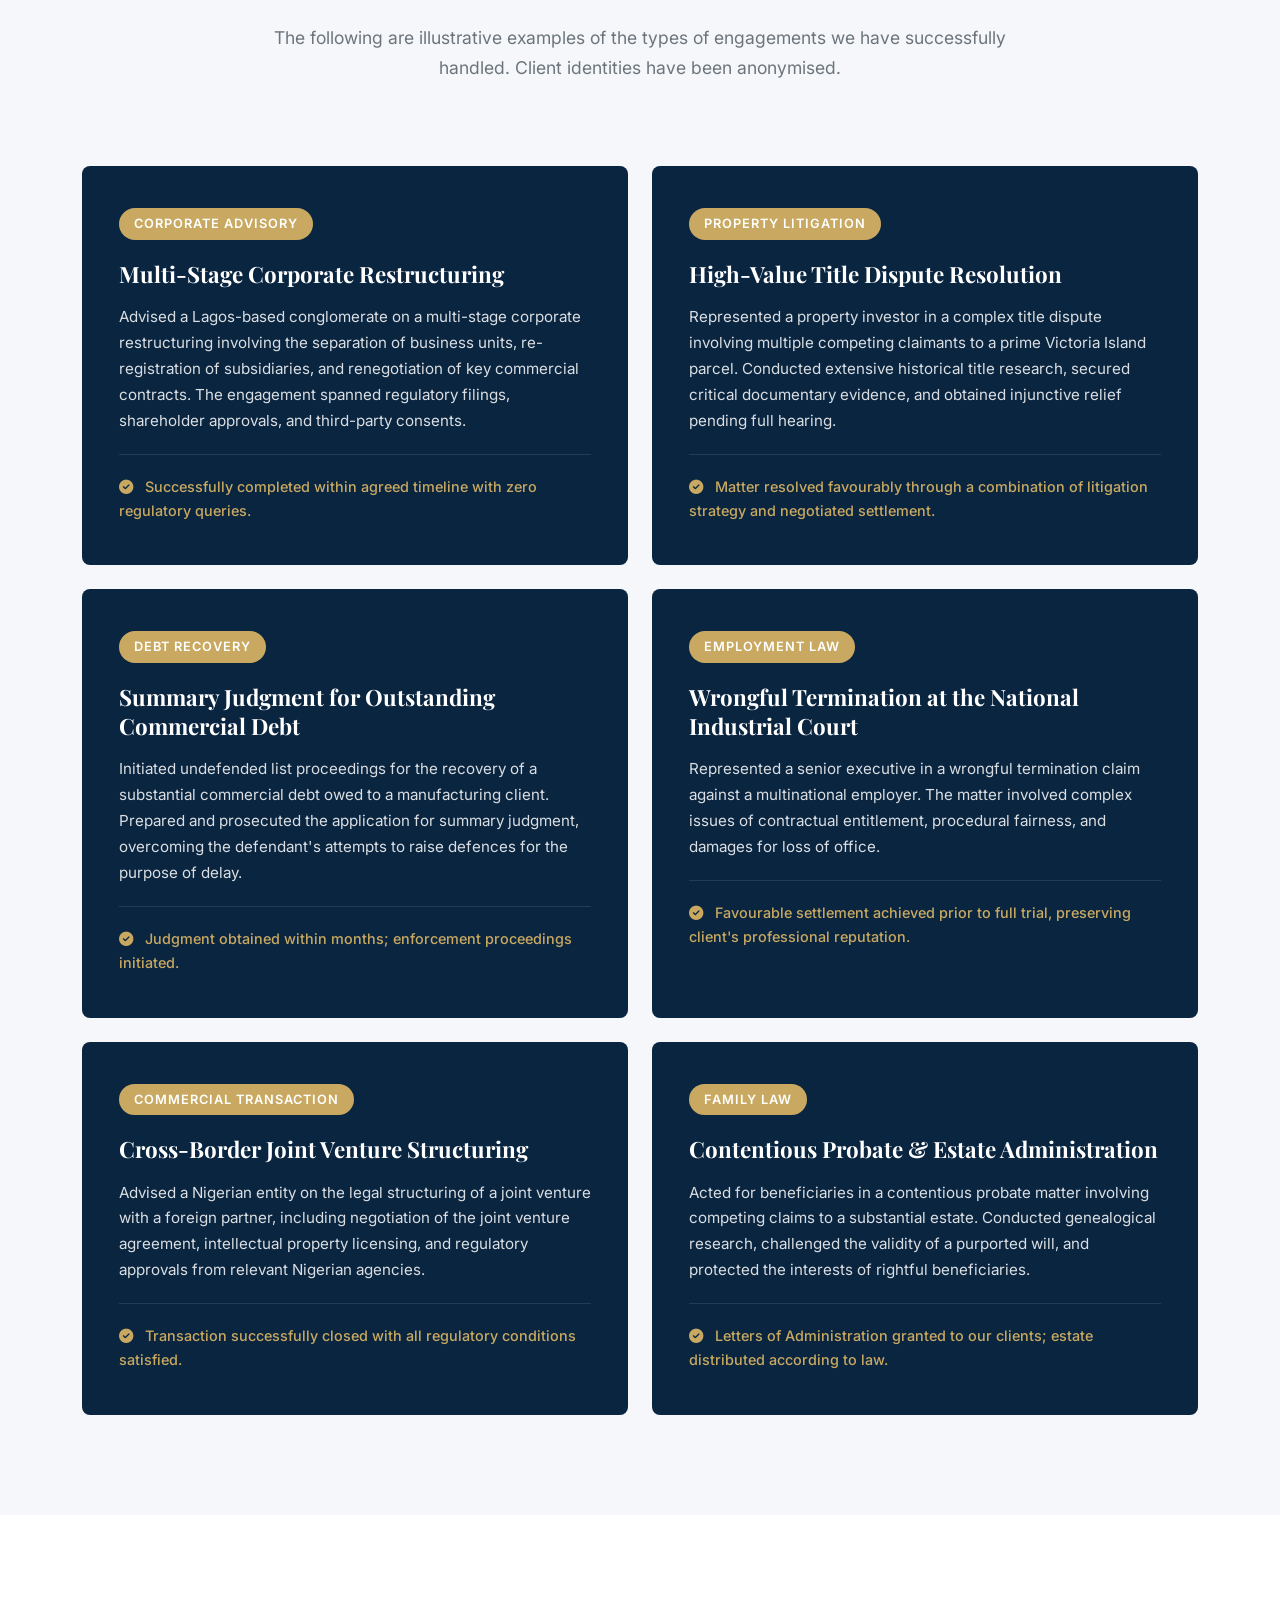
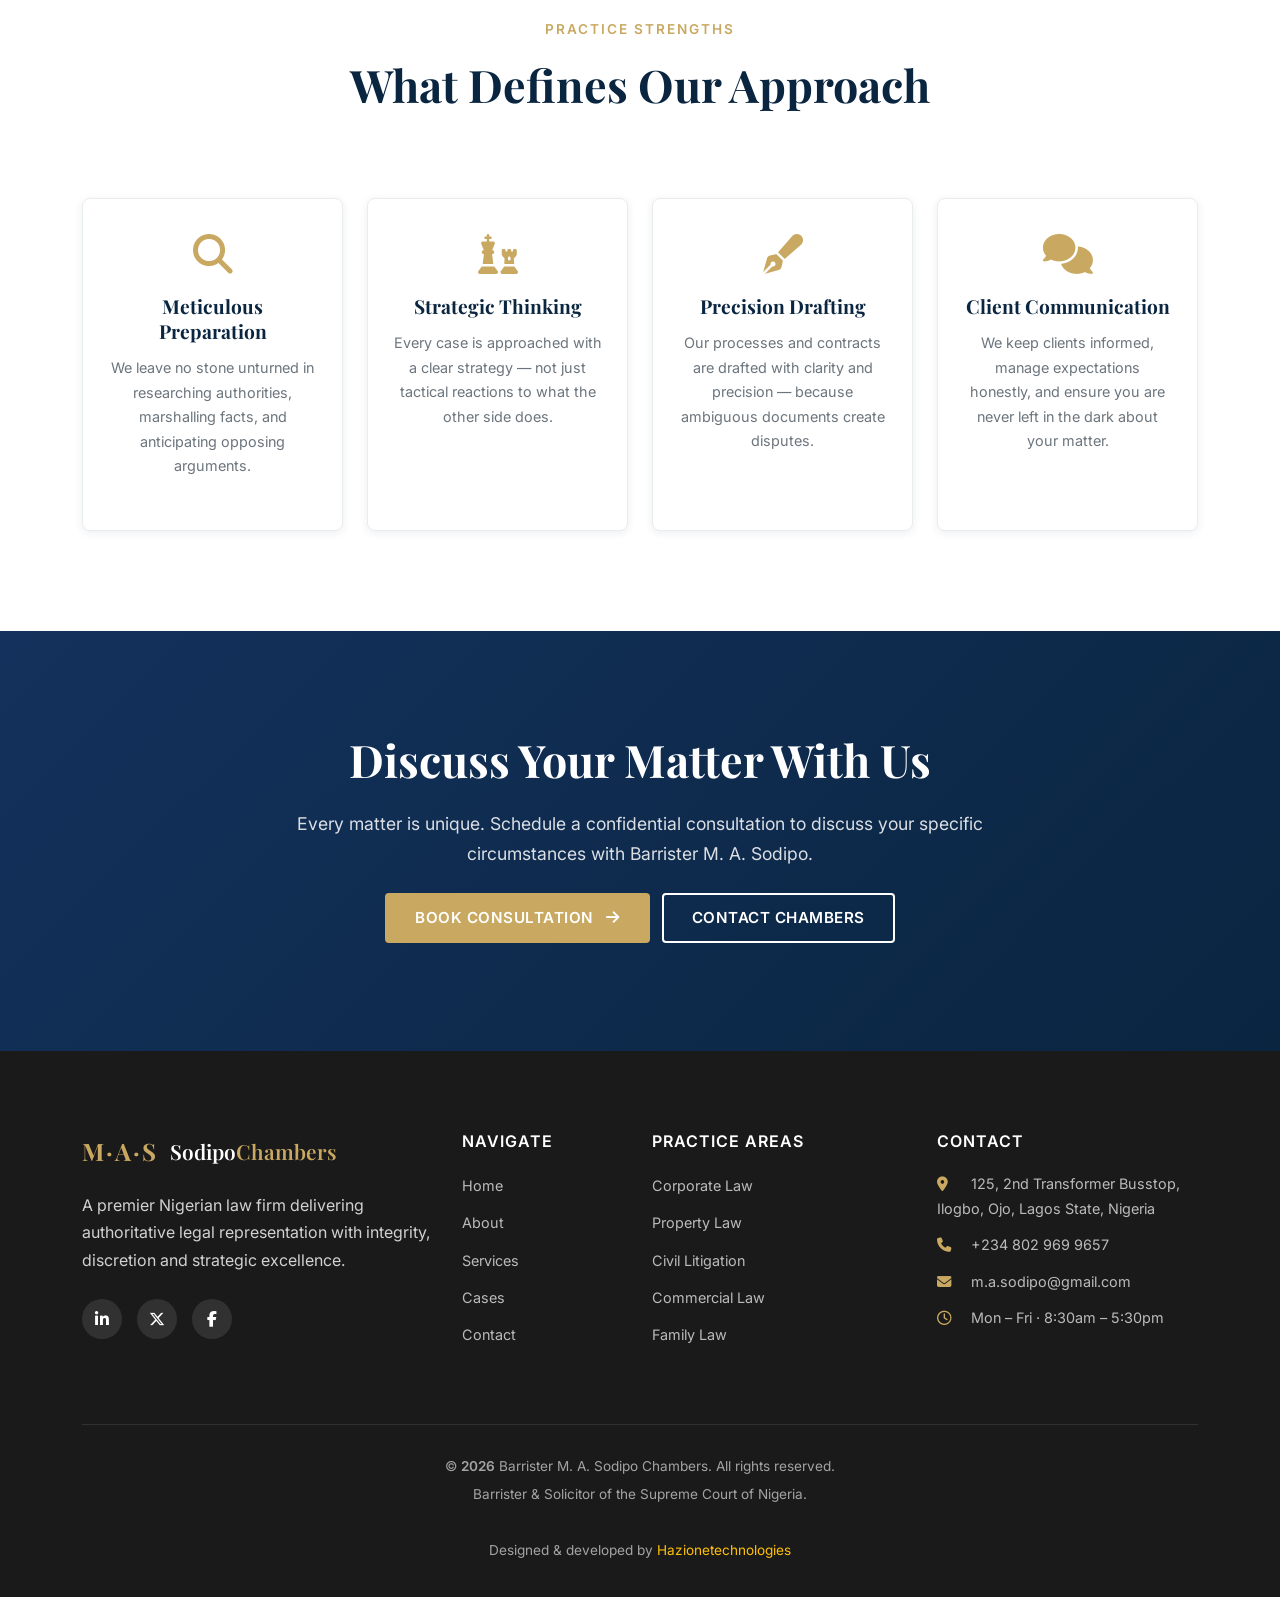
<file: cases.html>
<!DOCTYPE html>
<html lang="en">
<head>
<meta charset="UTF-8" />
<meta name="viewport" content="width=device-width, initial-scale=1.0" />
<title>Case Experience | Barrister M. A. Sodipo Chambers</title>
<meta name="description" content="Explore the areas of experience, case categories, and notable legal engagements of Barrister M. A. Sodipo Chambers across Nigerian courts and tribunals." />
<meta property="og:title" content="Case Experience | Sodipo Chambers" />
<meta property="og:description" content="A track record of principled advocacy across corporate, property, litigation and commercial matters." />
<meta property="og:url" content="https://masodipolaw.com.ng/cases.html" />
<link rel="canonical" href="https://masodipolaw.com.ng/cases.html" />

<link rel="preconnect" href="https://fonts.googleapis.com" />
<link href="https://fonts.googleapis.com/css2?family=Playfair+Display:wght@500;600;700;800&family=Inter:wght@300;400;500;600;700&display=swap" rel="stylesheet" />
<link href="https://cdn.jsdelivr.net/npm/bootstrap@5.3.2/dist/css/bootstrap.min.css" rel="stylesheet" />
<link rel="stylesheet" href="https://cdnjs.cloudflare.com/ajax/libs/font-awesome/6.5.1/css/all.min.css" />
<link href="https://unpkg.com/aos@2.3.1/dist/aos.css" rel="stylesheet" />
<link rel="stylesheet" href="assets/css/style.css" />
<link rel="stylesheet" href="assets/css/responsive.css" />
<link rel="icon" type="image/svg+xml" href="assets/images/logo/mas-logo.svg" />
</head>
<body class="subpage">

<!-- PRELOADER -->
<div id="preloader" aria-hidden="true">
  <div class="preloader-inner">
    <div class="preloader-scales"><i class="fa-solid fa-scale-balanced"></i></div>
    <div class="preloader-text">MASODIPO<span>LAW</span></div>
    <div class="preloader-bar"><span></span></div>
  </div>
</div>

<!-- NAVBAR -->
<nav class="navbar navbar-expand-lg navbar-dark fixed-top site-navbar" id="mainNav">
  <div class="container">
    <a class="navbar-brand d-flex align-items-center" href="index.html">
      <span class="brand-mark">M·A·S</span>
      <span class="brand-text">Sodipo<span class="gold">Chambers</span></span>
    </a>
    <button class="navbar-toggler" type="button" data-bs-toggle="collapse" data-bs-target="#navMenu">
      <span class="navbar-toggler-icon"></span>
    </button>
    <div class="collapse navbar-collapse" id="navMenu">
      <ul class="navbar-nav ms-auto align-items-lg-center">
        <li class="nav-item"><a class="nav-link" href="index.html">Home</a></li>
        <li class="nav-item"><a class="nav-link" href="about.html">About</a></li>
        <li class="nav-item"><a class="nav-link" href="services.html">Services</a></li>
        <li class="nav-item"><a class="nav-link active" href="cases.html">Cases</a></li>
        <li class="nav-item"><a class="nav-link" href="contact.html">Contact</a></li>
        <li class="nav-item ms-lg-3"><a class="btn btn-gold btn-sm px-3" href="contact.html#consultation">Book Consultation</a></li>
      </ul>
    </div>
  </div>
</nav>

<!-- PAGE HEADER -->
<section class="page-header" style="background-image:url('https://images.unsplash.com/photo-1505664194779-8beaceb93744?auto=format&fit=crop&w=1920&q=80');">
  <div class="hero-overlay"></div>
  <div class="container text-center">
    <span class="hero-eyebrow">Our Track Record</span>
    <h1>Case Experience</h1>
    <p>Results Forged Through Preparation and Principle.</p>
  </div>
</section>

<!-- INTRO -->
<section class="section section-light">
  <div class="container">
    <div class="row justify-content-center" data-aos="fade-up">
      <div class="col-lg-9 text-center">
        <h2 class="section-title">A Legacy of Legal Engagements</h2>
        <p class="section-lead">Client confidentiality is paramount. We do not disclose the identities of our clients or the specifics of their matters without express consent. What follows is a professional overview of the categories of work we handle, the courts in which we appear, and the nature of the engagements we undertake — presented in a manner that demonstrates our capability without compromising privilege.</p>
      </div>
    </div>
  </div>
</section>

<!-- AREAS OF EXPERIENCE -->
<section class="section section-dark">
  <div class="container">
    <div class="section-head text-center" data-aos="fade-up">
      <span class="eyebrow light">Areas of Experience</span>
      <h2 class="section-title">Jurisdictions & Forums</h2>
      <p class="section-lead">We appear before courts and tribunals across the Federation.</p>
    </div>
    <div class="row g-4 mt-2">
      <div class="col-md-6 col-lg-4" data-aos="fade-up">
        <div class="case-card">
          <i class="fa-solid fa-landmark"></i>
          <h5>Supreme Court of Nigeria</h5>
          <p>Final appellate advocacy on matters of constitutional, commercial and civil importance.</p>
        </div>
      </div>
      <div class="col-md-6 col-lg-4" data-aos="fade-up" data-aos-delay="100">
        <div class="case-card">
          <i class="fa-solid fa-building-columns"></i>
          <h5>Court of Appeal</h5>
          <p>Appellate briefs and oral advocacy across all divisions of the Court of Appeal.</p>
        </div>
      </div>
      <div class="col-md-6 col-lg-4" data-aos="fade-up" data-aos-delay="200">
        <div class="case-card">
          <i class="fa-solid fa-gavel"></i>
          <h5>Federal & State High Courts</h5>
          <p>Originating summons, writs, petitions and interlocutory applications.</p>
        </div>
      </div>
      <div class="col-md-6 col-lg-4" data-aos="fade-up">
        <div class="case-card">
          <i class="fa-solid fa-industry"></i>
          <h5>National Industrial Court</h5>
          <p>Employment disputes, unfair termination, and labour relations matters.</p>
        </div>
      </div>
      <div class="col-md-6 col-lg-4" data-aos="fade-up" data-aos-delay="100">
        <div class="case-card">
          <i class="fa-solid fa-scale-balanced"></i>
          <h5>Tribunals & Arbitral Panels</h5>
          <p>Representation before election petition tribunals, investment tribunals, and arbitral panels.</p>
        </div>
      </div>
      <div class="col-md-6 col-lg-4" data-aos="fade-up" data-aos-delay="200">
        <div class="case-card">
          <i class="fa-solid fa-handshake"></i>
          <h5>Multi-Door Courthouses & ADR</h5>
          <p>Mediation, arbitration and negotiated settlements at Lagos and other state multi-door courthouses.</p>
        </div>
      </div>
    </div>
  </div>
</section>

<!-- CASE CATEGORIES -->
<section class="section section-light">
  <div class="container">
    <div class="section-head text-center" data-aos="fade-up">
      <span class="eyebrow">Case Categories</span>
      <h2 class="section-title">Types of Matters We Handle</h2>
    </div>
    <div class="row g-4 mt-2">
      <div class="col-md-6" data-aos="fade-up">
        <div class="case-category">
          <div class="case-cat-header">
            <i class="fa-solid fa-building"></i>
            <h4>Corporate & Commercial Disputes</h4>
          </div>
          <p>Shareholder disputes, breach of fiduciary duty, director liability, contractual breaches between commercial parties, and regulatory enforcement actions.</p>
        </div>
      </div>
      <div class="col-md-6" data-aos="fade-up" data-aos-delay="100">
        <div class="case-category">
          <div class="case-cat-header">
            <i class="fa-solid fa-house-chimney"></i>
            <h4>Property & Land Disputes</h4>
          </div>
          <p>Competing claims to title, trespass, recovery of premises, boundary disputes, landlord-tenant conflicts, and challenges to Governor's Consent.</p>
        </div>
      </div>
      <div class="col-md-6" data-aos="fade-up">
        <div class="case-category">
          <div class="case-cat-header">
            <i class="fa-solid fa-hand-holding-dollar"></i>
            <h4>Debt Recovery & Insolvency</h4>
          </div>
          <p>High-value debt recovery, undefended claims, garnishee proceedings, charging orders, bankruptcy petitions, and winding-up proceedings.</p>
        </div>
      </div>
      <div class="col-md-6" data-aos="fade-up" data-aos-delay="100">
        <div class="case-category">
          <div class="case-cat-header">
            <i class="fa-solid fa-user-shield"></i>
            <h4>Fundamental Rights Enforcement</h4>
          </div>
          <p>Actions for the enforcement of fundamental human rights under the Constitution, including unlawful detention, freedom of expression, and fair hearing.</p>
        </div>
      </div>
      <div class="col-md-6" data-aos="fade-up">
        <div class="case-category">
          <div class="case-cat-header">
            <i class="fa-solid fa-people-roof"></i>
            <h4>Family & Succession Matters</h4>
          </div>
          <p>Matrimonial causes, custody disputes, probate applications, letters of administration, and contested wills.</p>
        </div>
      </div>
      <div class="col-md-6" data-aos="fade-up" data-aos-delay="100">
        <div class="case-category">
          <div class="case-cat-header">
            <i class="fa-solid fa-user-tie"></i>
            <h4>Employment & Labour Disputes</h4>
          </div>
          <p>Wrongful termination, unpaid entitlements, discrimination claims, and collective bargaining disputes at the National Industrial Court.</p>
        </div>
      </div>
    </div>
  </div>
</section>

<!-- NOTABLE ENGAGEMENTS -->
<section class="section section-dark">
  <div class="container">
    <div class="section-head text-center" data-aos="fade-up">
      <span class="eyebrow light">Notable Engagements</span>
      <h2 class="section-title ">Representative Legal Work</h2>
      <p class="section-lead ">The following are illustrative examples of the types of engagements we have successfully handled. Client identities have been anonymised.</p>
    </div>
    <div class="row g-4 mt-2">
      <div class="col-lg-6" data-aos="fade-up">
        <div class="engagement-card">
          <div class="engagement-tag">Corporate Advisory</div>
          <h5>Multi-Stage Corporate Restructuring</h5>
          <p>Advised a Lagos-based conglomerate on a multi-stage corporate restructuring involving the separation of business units, re-registration of subsidiaries, and renegotiation of key commercial contracts. The engagement spanned regulatory filings, shareholder approvals, and third-party consents.</p>
          <div class="engagement-outcome"><i class="fa-solid fa-circle-check gold"></i> Successfully completed within agreed timeline with zero regulatory queries.</div>
        </div>
      </div>
      <div class="col-lg-6" data-aos="fade-up" data-aos-delay="100">
        <div class="engagement-card">
          <div class="engagement-tag">Property Litigation</div>
          <h5>High-Value Title Dispute Resolution</h5>
          <p>Represented a property investor in a complex title dispute involving multiple competing claimants to a prime Victoria Island parcel. Conducted extensive historical title research, secured critical documentary evidence, and obtained injunctive relief pending full hearing.</p>
          <div class="engagement-outcome"><i class="fa-solid fa-circle-check gold"></i> Matter resolved favourably through a combination of litigation strategy and negotiated settlement.</div>
        </div>
      </div>
      <div class="col-lg-6" data-aos="fade-up">
        <div class="engagement-card">
          <div class="engagement-tag">Debt Recovery</div>
          <h5>Summary Judgment for Outstanding Commercial Debt</h5>
          <p>Initiated undefended list proceedings for the recovery of a substantial commercial debt owed to a manufacturing client. Prepared and prosecuted the application for summary judgment, overcoming the defendant's attempts to raise defences for the purpose of delay.</p>
          <div class="engagement-outcome"><i class="fa-solid fa-circle-check gold"></i> Judgment obtained within months; enforcement proceedings initiated.</div>
        </div>
      </div>
      <div class="col-lg-6" data-aos="fade-up" data-aos-delay="100">
        <div class="engagement-card">
          <div class="engagement-tag">Employment Law</div>
          <h5>Wrongful Termination at the National Industrial Court</h5>
          <p>Represented a senior executive in a wrongful termination claim against a multinational employer. The matter involved complex issues of contractual entitlement, procedural fairness, and damages for loss of office.</p>
          <div class="engagement-outcome"><i class="fa-solid fa-circle-check gold"></i> Favourable settlement achieved prior to full trial, preserving client's professional reputation.</div>
        </div>
      </div>
      <div class="col-lg-6" data-aos="fade-up">
        <div class="engagement-card">
          <div class="engagement-tag">Commercial Transaction</div>
          <h5>Cross-Border Joint Venture Structuring</h5>
          <p>Advised a Nigerian entity on the legal structuring of a joint venture with a foreign partner, including negotiation of the joint venture agreement, intellectual property licensing, and regulatory approvals from relevant Nigerian agencies.</p>
          <div class="engagement-outcome"><i class="fa-solid fa-circle-check gold"></i> Transaction successfully closed with all regulatory conditions satisfied.</div>
        </div>
      </div>
      <div class="col-lg-6" data-aos="fade-up" data-aos-delay="100">
        <div class="engagement-card">
          <div class="engagement-tag">Family Law</div>
          <h5>Contentious Probate & Estate Administration</h5>
          <p>Acted for beneficiaries in a contentious probate matter involving competing claims to a substantial estate. Conducted genealogical research, challenged the validity of a purported will, and protected the interests of rightful beneficiaries.</p>
          <div class="engagement-outcome"><i class="fa-solid fa-circle-check gold"></i> Letters of Administration granted to our clients; estate distributed according to law.</div>
        </div>
      </div>
    </div>
  </div>
</section>

<!-- PRACTICE STRENGTHS -->
<section class="section section-light">
  <div class="container">
    <div class="section-head text-center" data-aos="fade-up">
      <span class="eyebrow">Practice Strengths</span>
      <h2 class="section-title">What Defines Our Approach</h2>
    </div>
    <div class="row g-4 mt-2">
      <div class="col-md-6 col-lg-3" data-aos="fade-up">
        <div class="strength-card">
          <i class="fa-solid fa-magnifying-glass"></i>
          <h5>Meticulous Preparation</h5>
          <p>We leave no stone unturned in researching authorities, marshalling facts, and anticipating opposing arguments.</p>
        </div>
      </div>
      <div class="col-md-6 col-lg-3" data-aos="fade-up" data-aos-delay="100">
        <div class="strength-card">
          <i class="fa-solid fa-chess"></i>
          <h5>Strategic Thinking</h5>
          <p>Every case is approached with a clear strategy — not just tactical reactions to what the other side does.</p>
        </div>
      </div>
      <div class="col-md-6 col-lg-3" data-aos="fade-up" data-aos-delay="200">
        <div class="strength-card">
          <i class="fa-solid fa-pen-fancy"></i>
          <h5>Precision Drafting</h5>
          <p>Our processes and contracts are drafted with clarity and precision — because ambiguous documents create disputes.</p>
        </div>
      </div>
      <div class="col-md-6 col-lg-3" data-aos="fade-up" data-aos-delay="300">
        <div class="strength-card">
          <i class="fa-solid fa-comments"></i>
          <h5>Client Communication</h5>
          <p>We keep clients informed, manage expectations honestly, and ensure you are never left in the dark about your matter.</p>
        </div>
      </div>
    </div>
  </div>
</section>

<!-- CTA -->
<section class="section section-cta">
  <div class="container text-center" data-aos="zoom-in">
    <h2 class="section-title light">Discuss Your Matter With Us</h2>
    <p class="section-lead light mx-auto" style="max-width:700px;">Every matter is unique. Schedule a confidential consultation to discuss your specific circumstances with Barrister M. A. Sodipo.</p>
    <div class="mt-4">
      <a href="contact.html#consultation" class="btn btn-gold btn-lg me-2 mb-2">Book Consultation <i class="fa-solid fa-arrow-right ms-2"></i></a>
      <a href="contact.html" class="btn btn-outline-light btn-lg mb-2">Contact Chambers</a>
    </div>
  </div>
</section>

<!-- FOOTER -->
<footer class="site-footer">
  <div class="container">
    <div class="row g-4">
      <div class="col-lg-4">
        <div class="footer-brand">
          <span class="brand-mark">M·A·S</span>
          <span class="brand-text">Sodipo<span class="gold">Chambers</span></span>
        </div>
        <p class="mt-3">A premier Nigerian law firm delivering authoritative legal representation with integrity, discretion and strategic excellence.</p>
        <div class="social-links">
          <a href="#" aria-label="LinkedIn"><i class="fa-brands fa-linkedin-in"></i></a>
          <a href="#" aria-label="Twitter"><i class="fa-brands fa-x-twitter"></i></a>
          <a href="#" aria-label="Facebook"><i class="fa-brands fa-facebook-f"></i></a>
        </div>
      </div>
      <div class="col-lg-2 col-md-4">
        <h6>Navigate</h6>
        <ul class="footer-links">
          <li><a href="index.html">Home</a></li>
          <li><a href="about.html">About</a></li>
          <li><a href="services.html">Services</a></li>
          <li><a href="cases.html">Cases</a></li>
          <li><a href="contact.html">Contact</a></li>
        </ul>
      </div>
      <div class="col-lg-3 col-md-4">
        <h6>Practice Areas</h6>
        <ul class="footer-links">
          <li><a href="services.html#corporate">Corporate Law</a></li>
          <li><a href="services.html#property">Property Law</a></li>
          <li><a href="services.html#litigation">Civil Litigation</a></li>
          <li><a href="services.html#commercial">Commercial Law</a></li>
          <li><a href="services.html#family">Family Law</a></li>
        </ul>
      </div>
      <div class="col-lg-3 col-md-4">
        <h6>Contact</h6>
        <ul class="footer-contact">
          <li><i class="fa-solid fa-location-dot"></i> 125, 2nd Transformer Busstop, Ilogbo, Ojo, Lagos State, Nigeria</li>
          <li><i class="fa-solid fa-phone"></i> +234 802 969 9657 </li>
          <li><i class="fa-solid fa-envelope"></i> m.a.sodipo@gmail.com</li>
          <li><i class="fa-regular fa-clock"></i> Mon – Fri · 8:30am – 5:30pm</li>
        </ul>
      </div>
    </div>
    <div class="footer-bottom">
      <p>&copy; <span id="year"></span> Barrister M. A. Sodipo Chambers. All rights reserved.</p>
      <p>Barrister & Solicitor of the Supreme Court of Nigeria.</p> <br>
      <p> Designed & developed by <a href="https://hazionetechnologies.com.ng" class=" text-warning">Hazionetechnologies</a> </p>
      <p> </p>
    </div>
  </div>
</footer>

<!-- WHATSAPP WIDGET -->
<a href="https://wa.me/2348029699657" class="whatsapp-widget" target="_blank" rel="noopener" aria-label="Chat on WhatsApp">
  <i class="fa-brands fa-whatsapp"></i>
  <span class="whatsapp-pulse"></span>
</a>

<script src="https://cdn.jsdelivr.net/npm/bootstrap@5.3.2/dist/js/bootstrap.bundle.min.js"></script>
<script src="https://unpkg.com/aos@2.3.1/dist/aos.js"></script>
<script src="assets/js/preloader.js"></script>
<script src="assets/js/animations.js"></script>
<script src="assets/js/main.js?v=2"></script>
</body>
</html>
</file>
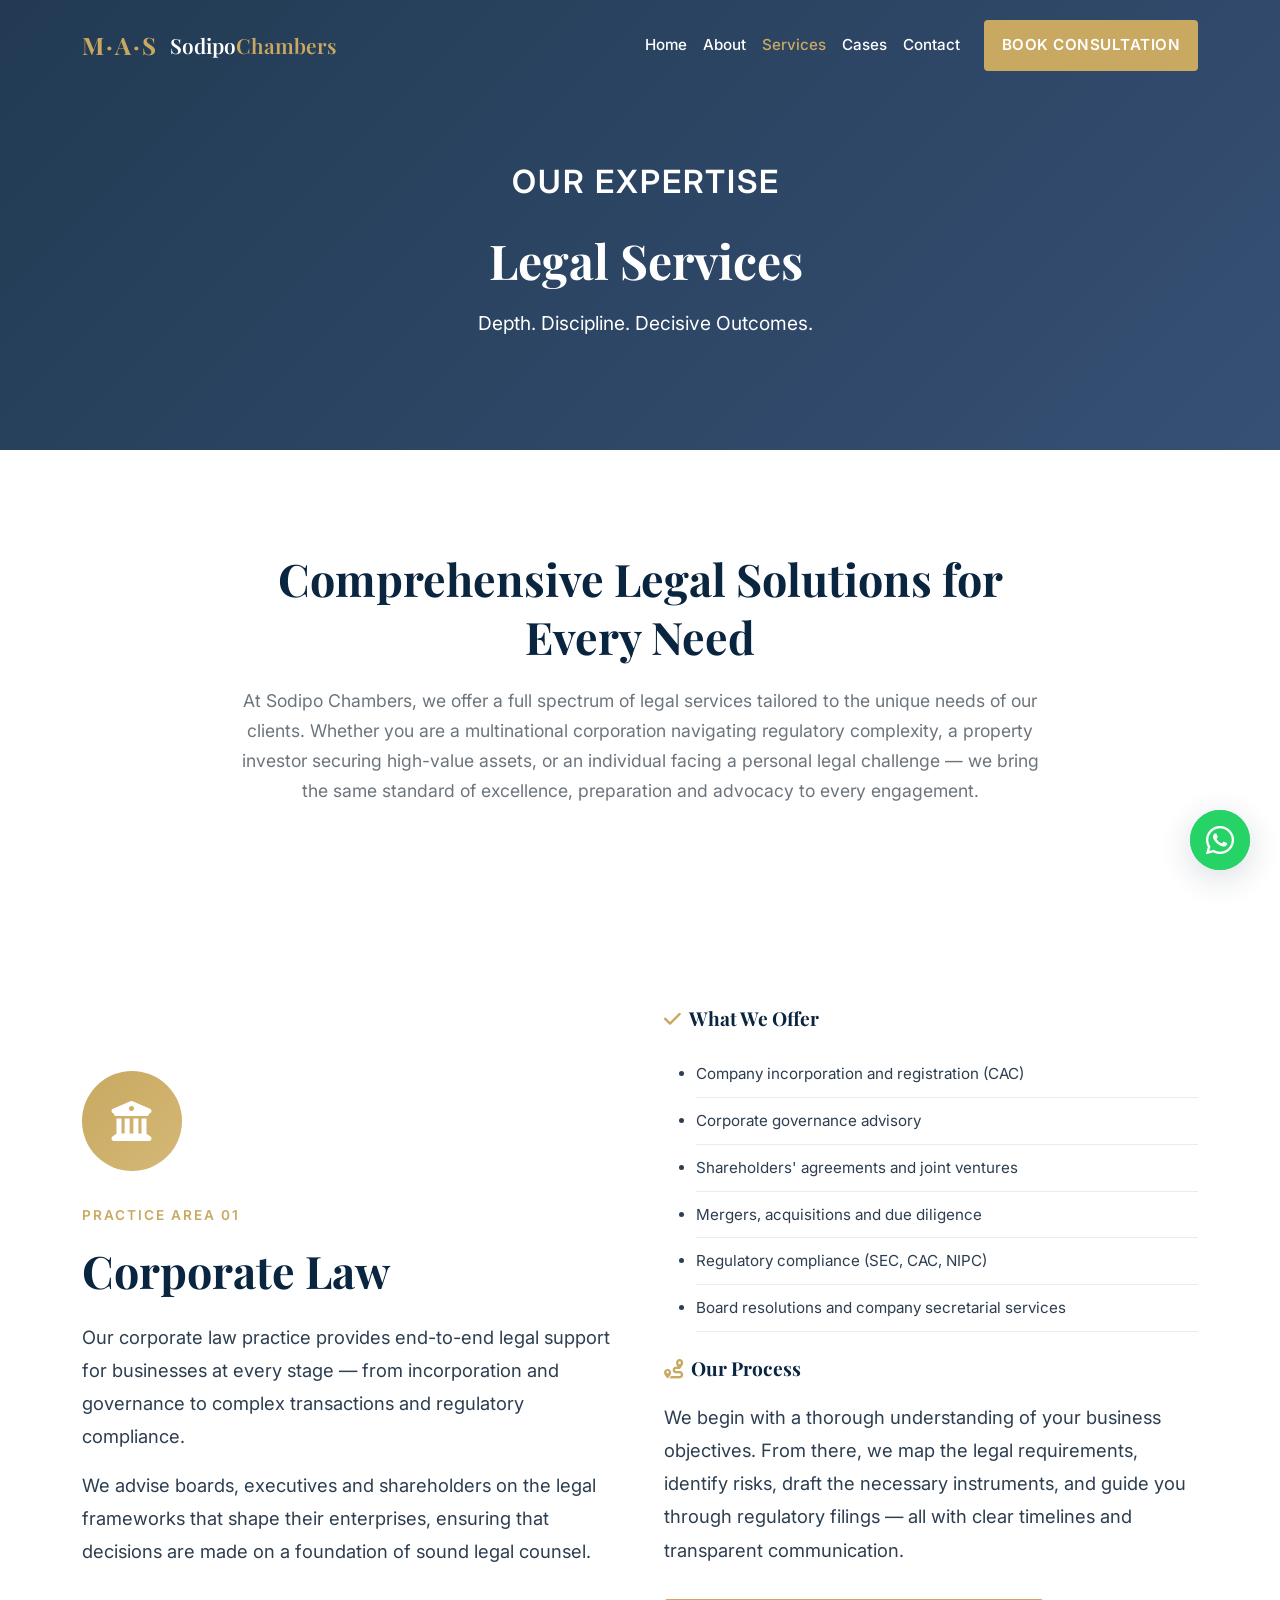
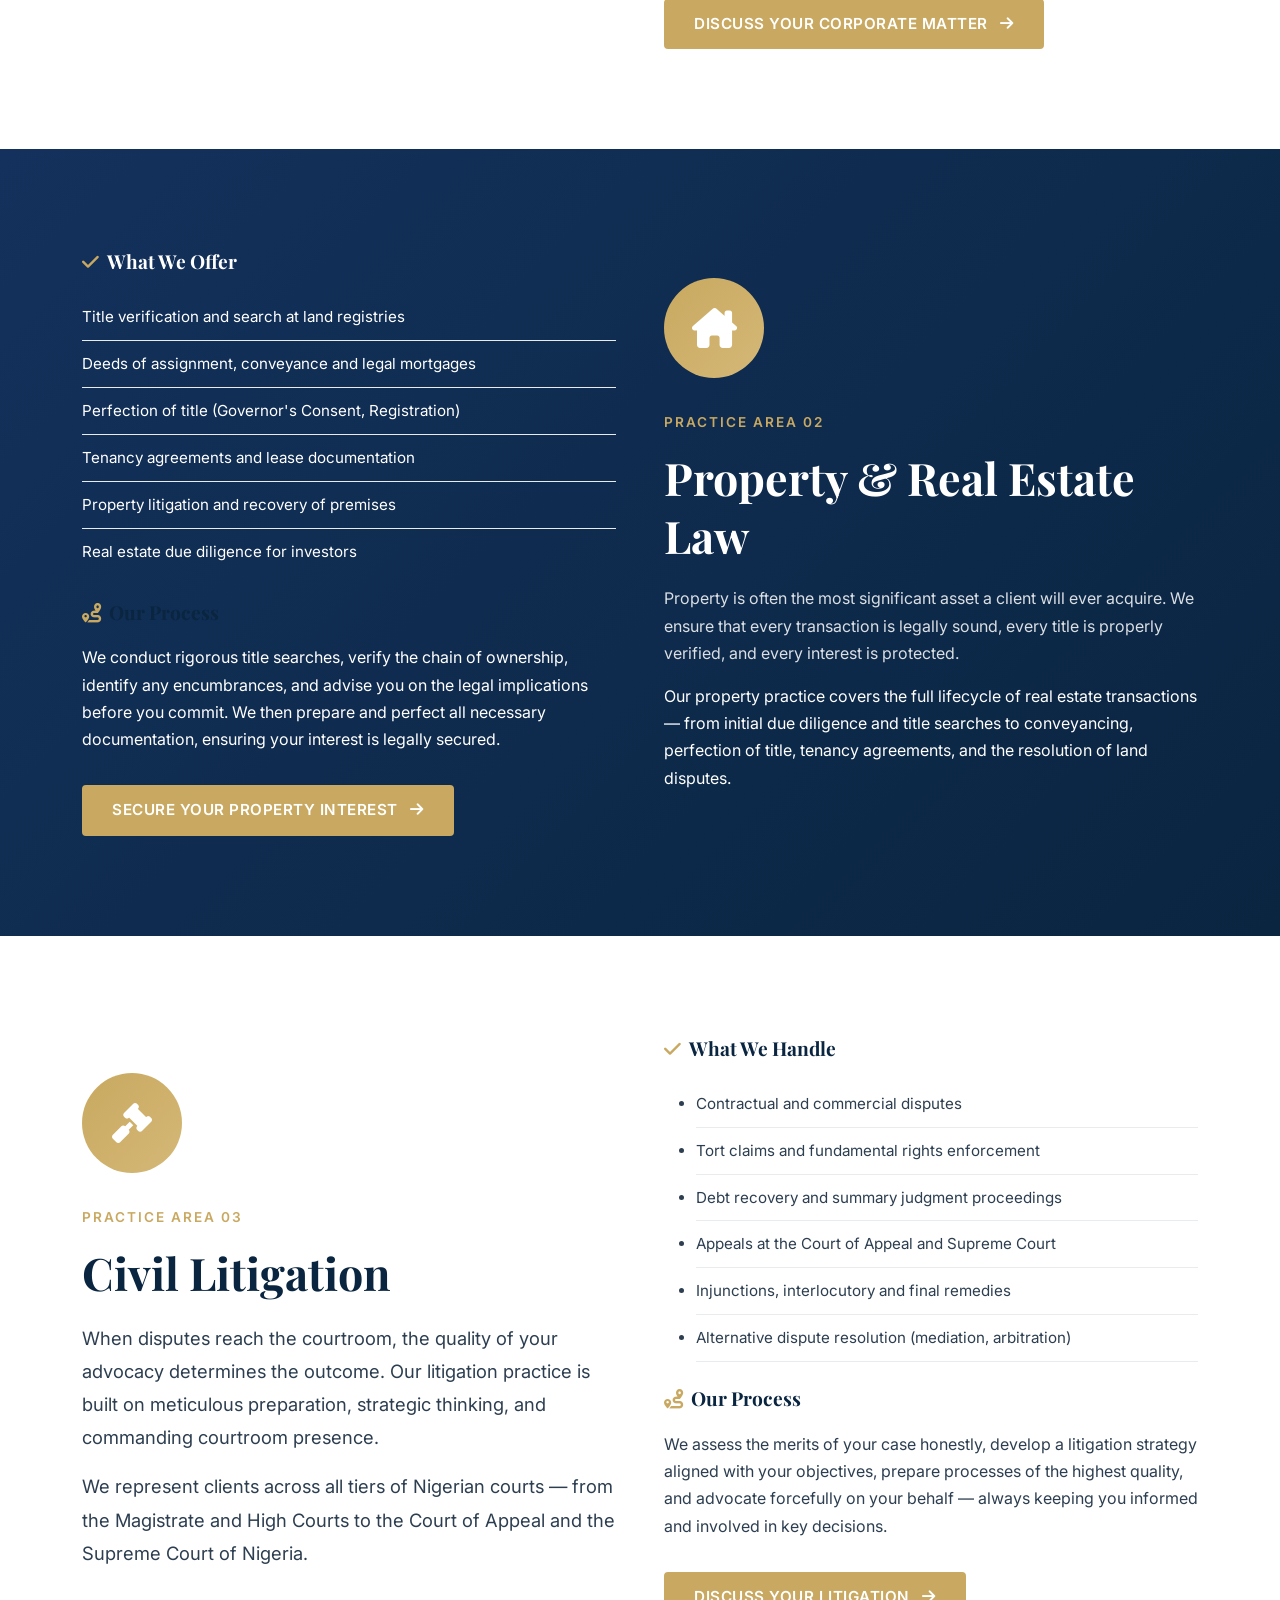
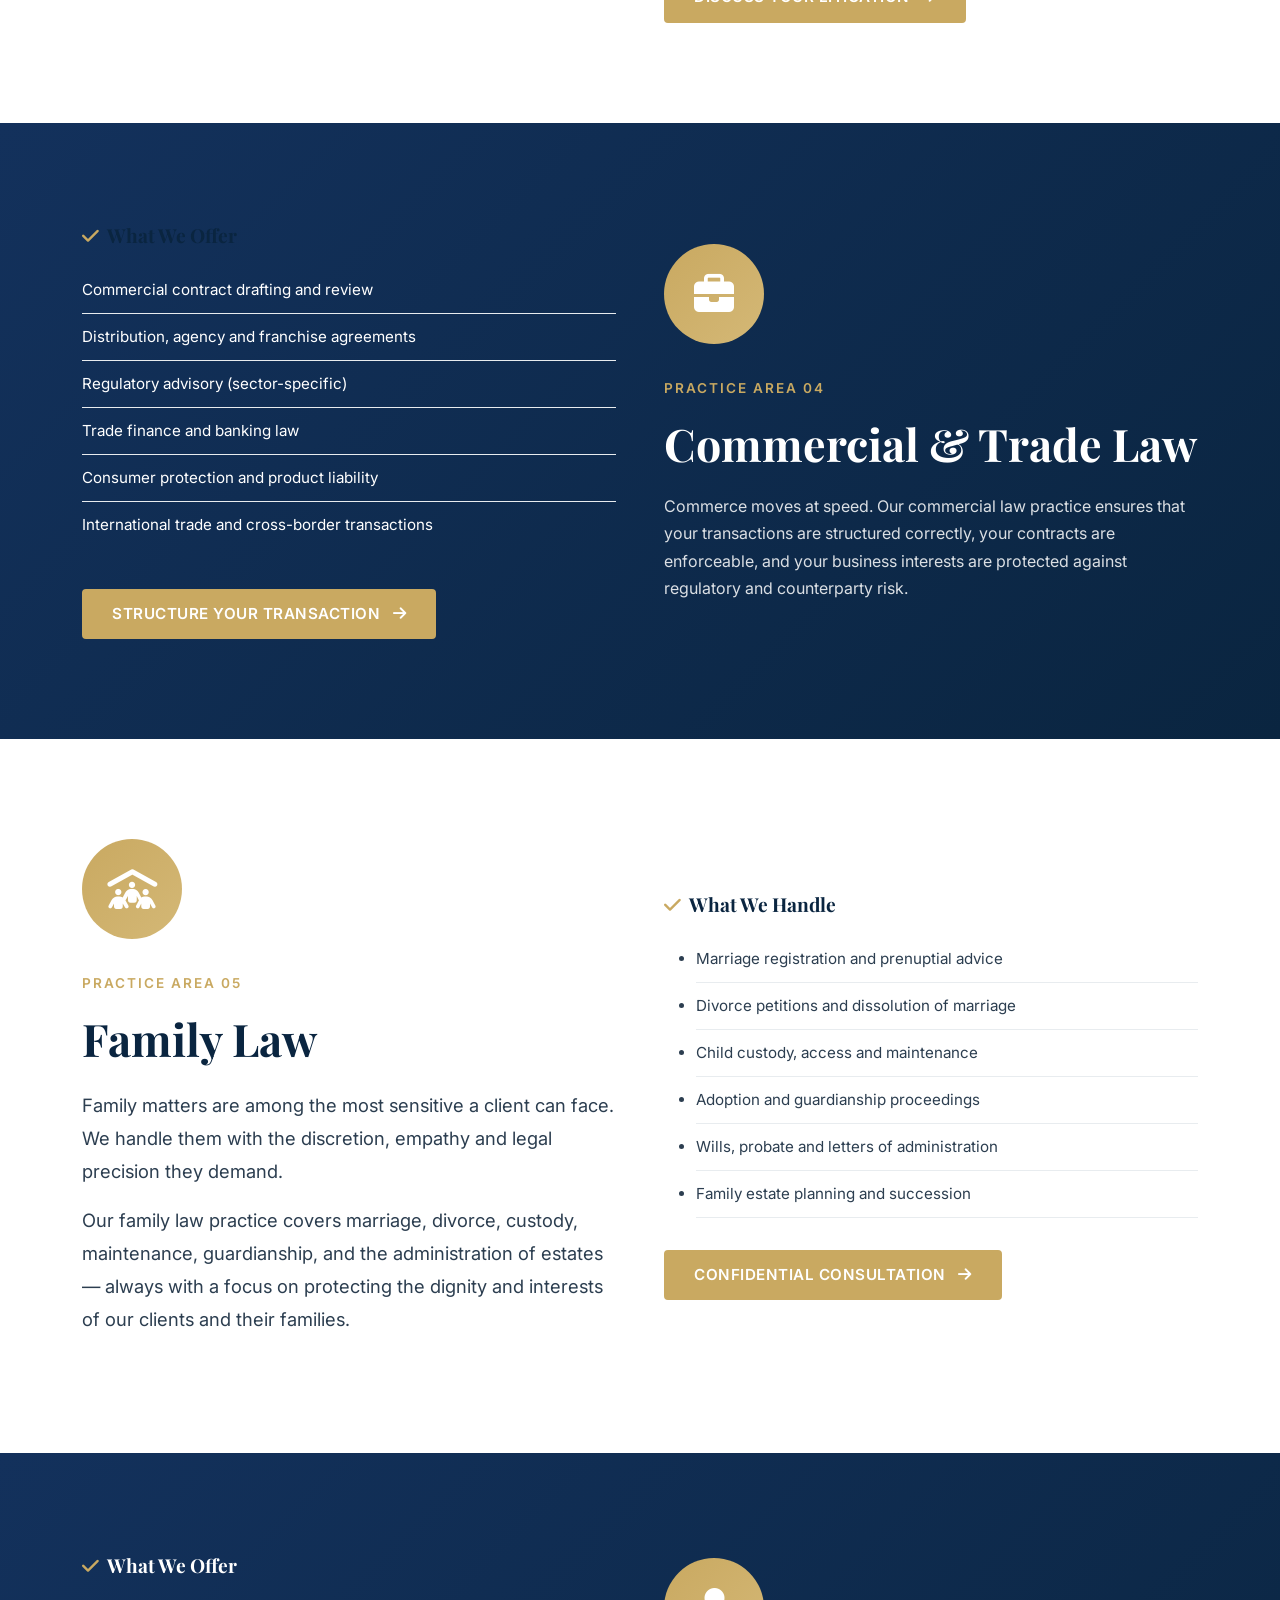
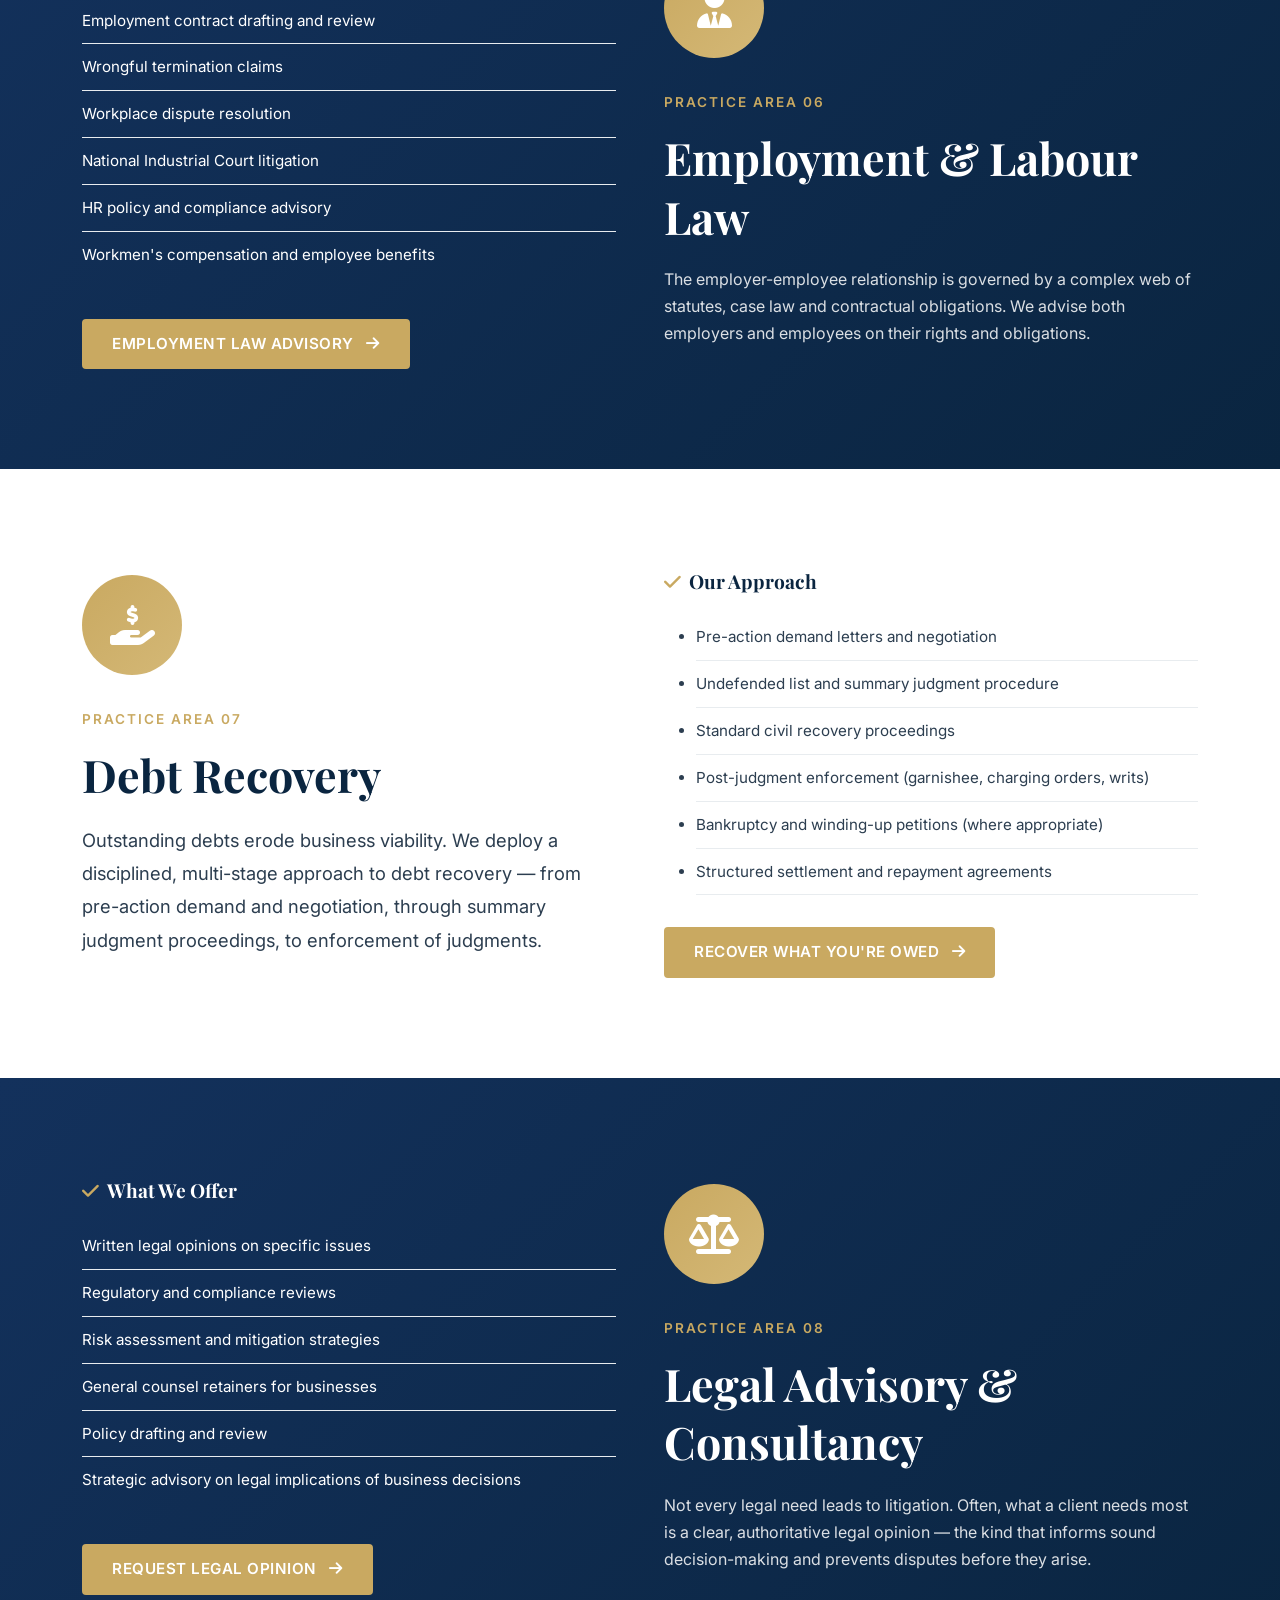
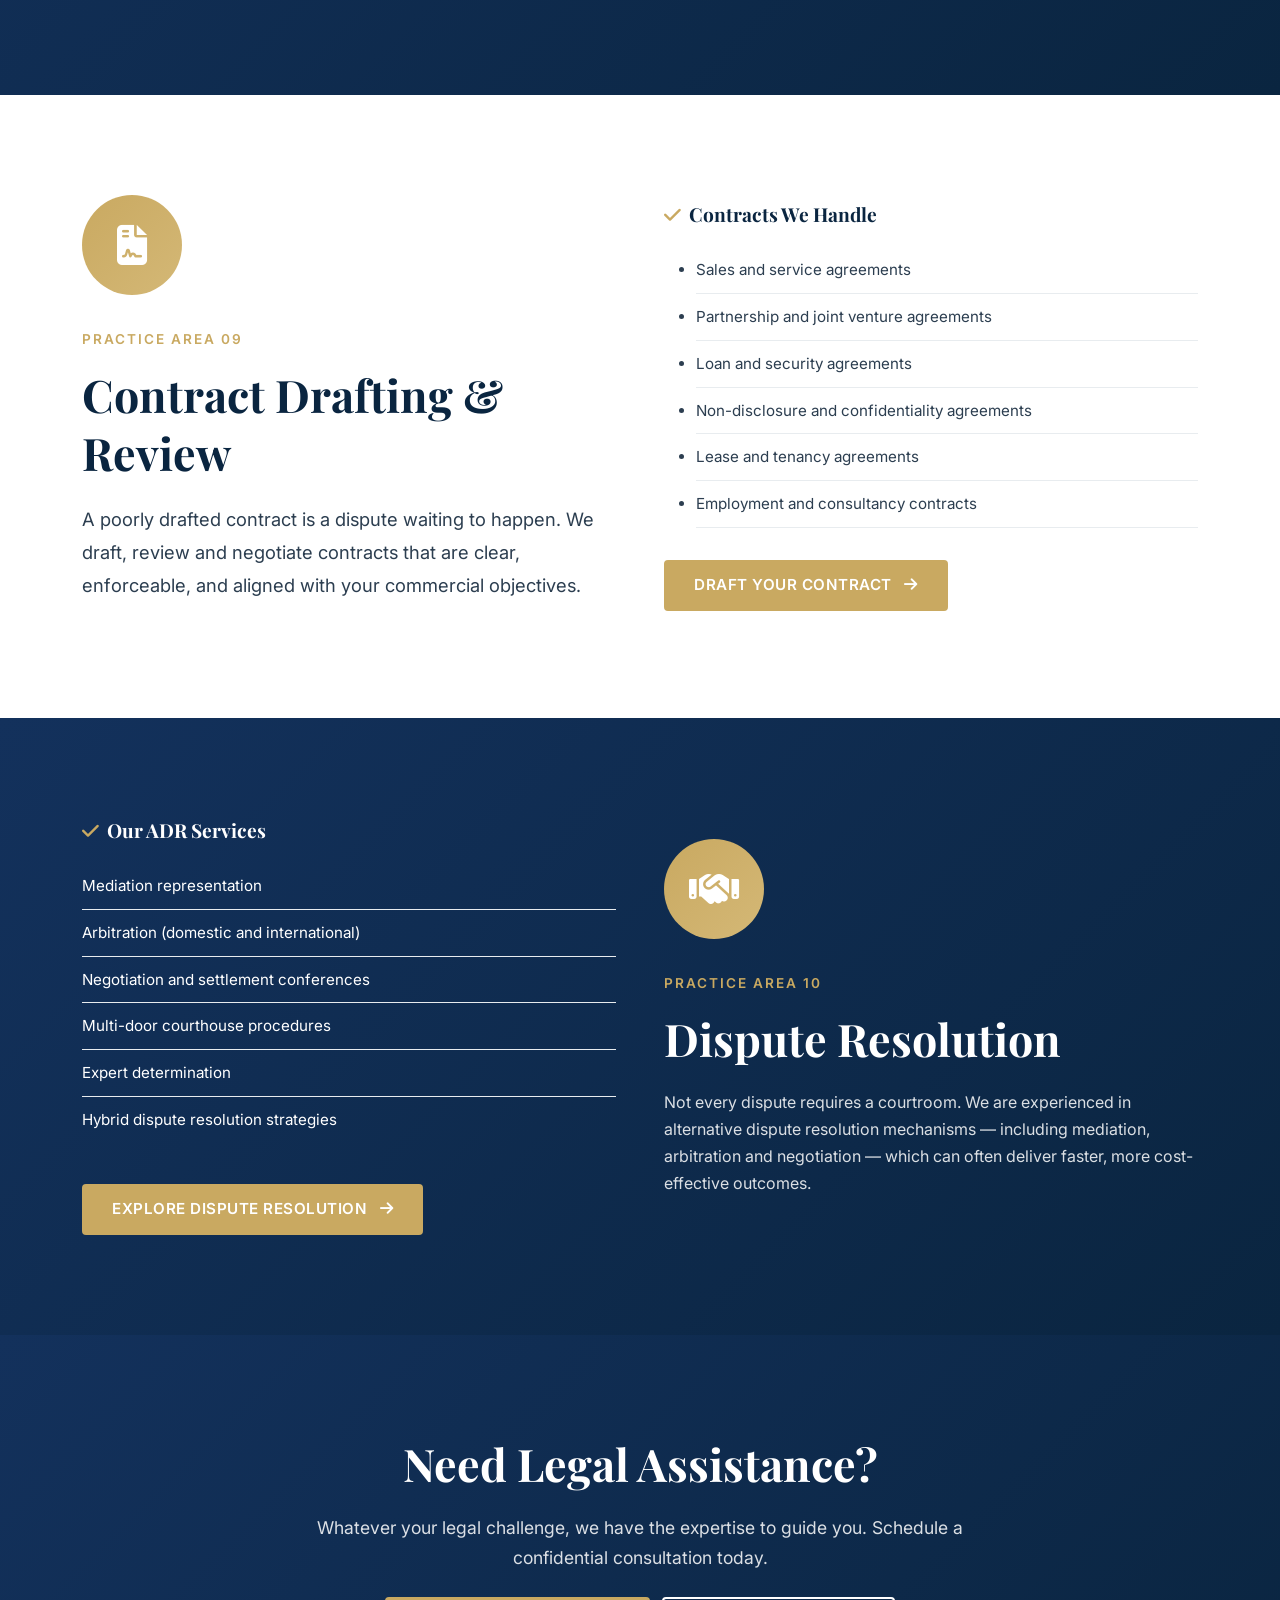
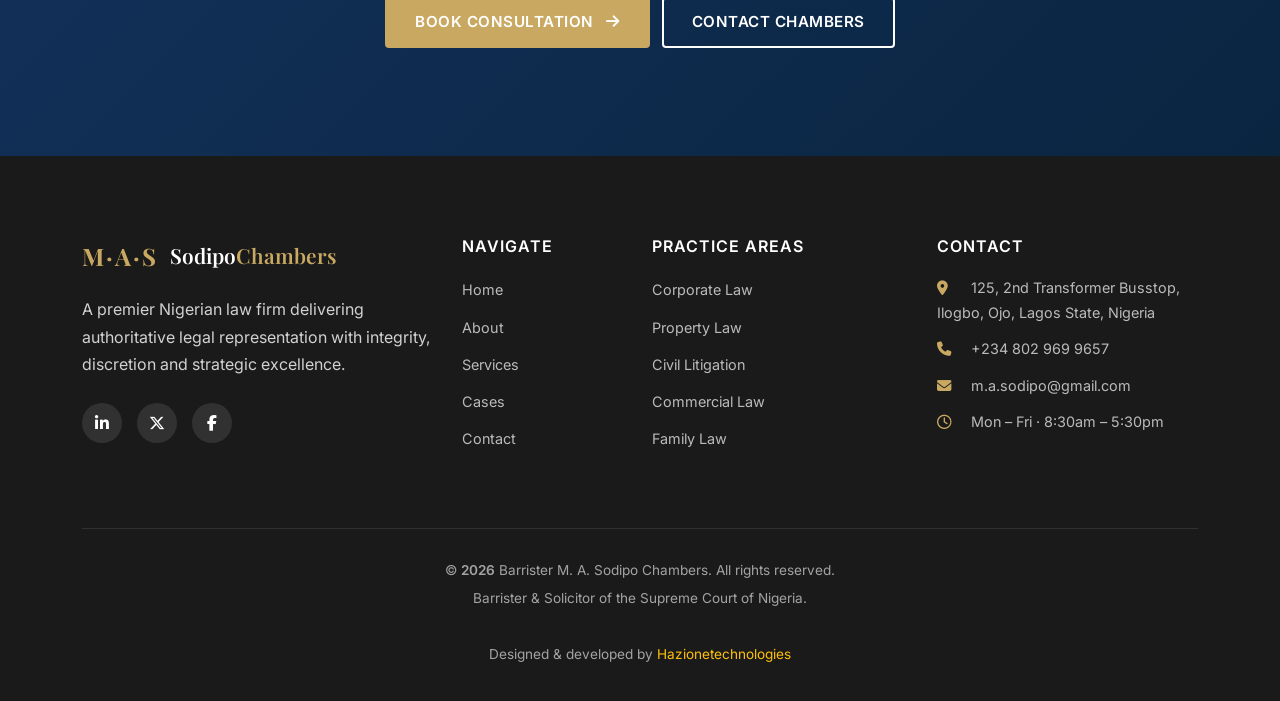
<file: services.html>
<!DOCTYPE html>
<html lang="en">
<head>
<meta charset="UTF-8" />
<meta name="viewport" content="width=device-width, initial-scale=1.0" />
<title>Legal Services | Barrister M. A. Sodipo Chambers Lagos</title>
<meta name="description" content="Comprehensive legal services including corporate law, property law, civil litigation, commercial law, family law, employment law, debt recovery and legal advisory in Nigeria." />
<meta property="og:title" content="Legal Services | Sodipo Chambers" />
<meta property="og:description" content="Authoritative legal services across corporate, property, litigation and commercial law in Nigeria." />
<meta property="og:url" content="https://masodipolaw.com.ng/services.html" />
<link rel="canonical" href="https://masodipolaw.com.ng/services.html" />

<link rel="preconnect" href="https://fonts.googleapis.com" />
<link href="https://fonts.googleapis.com/css2?family=Playfair+Display:wght@500;600;700;800&family=Inter:wght@300;400;500;600;700&display=swap" rel="stylesheet" />
<link href="https://cdn.jsdelivr.net/npm/bootstrap@5.3.2/dist/css/bootstrap.min.css" rel="stylesheet" />
<link rel="stylesheet" href="https://cdnjs.cloudflare.com/ajax/libs/font-awesome/6.5.1/css/all.min.css" />
<link href="https://unpkg.com/aos@2.3.1/dist/aos.css" rel="stylesheet" />
<link rel="stylesheet" href="assets/css/style.css" />
<link rel="stylesheet" href="assets/css/responsive.css" />
<link rel="icon" type="image/svg+xml" href="assets/images/logo/mas-logo.svg" />
</head>
<body class="subpage">

<!-- PRELOADER -->
<div id="preloader" aria-hidden="true">
  <div class="preloader-inner">
    <div class="preloader-scales"><i class="fa-solid fa-scale-balanced"></i></div>
    <div class="preloader-text">MASODIPO<span>LAW</span></div>
    <div class="preloader-bar"><span></span></div>
  </div>
</div>

<!-- NAVBAR -->
<nav class="navbar navbar-expand-lg navbar-dark fixed-top site-navbar" id="mainNav">
  <div class="container">
    <a class="navbar-brand d-flex align-items-center" href="index.html">
      <span class="brand-mark">M·A·S</span>
      <span class="brand-text">Sodipo<span class="gold">Chambers</span></span>
    </a>
    <button class="navbar-toggler" type="button" data-bs-toggle="collapse" data-bs-target="#navMenu">
      <span class="navbar-toggler-icon"></span>
    </button>
    <div class="collapse navbar-collapse" id="navMenu">
      <ul class="navbar-nav ms-auto align-items-lg-center">
        <li class="nav-item"><a class="nav-link" href="index.html">Home</a></li>
        <li class="nav-item"><a class="nav-link" href="about.html">About</a></li>
        <li class="nav-item"><a class="nav-link active" href="services.html">Services</a></li>
        <li class="nav-item"><a class="nav-link" href="cases.html">Cases</a></li>
        <li class="nav-item"><a class="nav-link" href="contact.html">Contact</a></li>
        <li class="nav-item ms-lg-3"><a class="btn btn-gold btn-sm px-3" href="contact.html#consultation">Book Consultation</a></li>
      </ul>
    </div>
  </div>
</nav>

<!-- PAGE HEADER -->
<section class="page-header"  style="background-image:url('https://images.unsplash.com/photo-1658394818344-20f0f11a9121?w=600&auto=format&fit=crop&q=60&ixlib=rb-4.1.0&ixid=M3wxMjA3fDB8MHxzZWFyY2h8MTZ8fGFib3V0JTIwYmFja2dyb3VuZCUyMHBpY3R1cmUlMjB3aXRob3V0JTIwaHVtYW5zJTIwQmFkYWdyeSUyMExhZ29zJTIwTmlnZXJpYXxlbnwwfHwwfHx8MA%3D%3D');"> >
  <div class="hero-overlay"></div>
  <div class="container text-center text-white">
    <span class="hero-eyebrow text-white">Our Expertise</span>
    <h1 class="text-white">Legal Services</h1>
    <p class="text-white">Depth. Discipline. Decisive Outcomes.</p>
  </div>
</section>

<!-- INTRO -->
<section class="section section-light">
  <div class="container">
    <div class="row justify-content-center" data-aos="fade-up">
      <div class="col-lg-9 text-center">
        <h2 class="section-title">Comprehensive Legal Solutions for Every Need</h2>
        <p class="section-lead">At Sodipo Chambers, we offer a full spectrum of legal services tailored to the unique needs of our clients. Whether you are a multinational corporation navigating regulatory complexity, a property investor securing high-value assets, or an individual facing a personal legal challenge — we bring the same standard of excellence, preparation and advocacy to every engagement.</p>
      </div>
    </div>
  </div>
</section>

<!-- SERVICE 1: CORPORATE LAW -->
<section class="section " id="corporate">
  <div class="container">
    <div class="row align-items-center g-5">
      <div class="col-lg-6" data-aos="fade-right">
        <div class="service-icon-large"><i class="fa-solid fa-building-columns"></i></div>
        <span class="eyebrow ">Practice Area 01</span>
        <h2 class="section-title ">Corporate Law</h2>
        <p class="lead-text">Our corporate law practice provides end-to-end legal support for businesses at every stage — from incorporation and governance to complex transactions and regulatory compliance.</p>
        <p class="lead-text">We advise boards, executives and shareholders on the legal frameworks that shape their enterprises, ensuring that decisions are made on a foundation of sound legal counsel.</p>
      </div>
      <div class="col-lg-6" data-aos="fade-left">
        <div class="service-details">
          <h5><i class="fa-solid fa-check gold me-2"></i>What We Offer</h5>
          <ul class="serv-list ">
            <li>Company incorporation and registration (CAC)</li>
            <li>Corporate governance advisory</li>
            <li>Shareholders' agreements and joint ventures</li>
            <li>Mergers, acquisitions and due diligence</li>
            <li>Regulatory compliance (SEC, CAC, NIPC)</li>
            <li>Board resolutions and company secretarial services</li>
          </ul>
          <h5 class="mt-4"><i class="fa-solid fa-route gold me-2"></i>Our Process</h5>
          <p class="lead-text">We begin with a thorough understanding of your business objectives. From there, we map the legal requirements, identify risks, draft the necessary instruments, and guide you through regulatory filings — all with clear timelines and transparent communication.</p>
          <a href="contact.html#consultation" class="btn btn-gold mt-3">Discuss Your Corporate Matter <i class="fa-solid fa-arrow-right ms-2"></i></a>
        </div>
      </div>
    </div>
  </div>
</section>

<!-- SERVICE 2: PROPERTY LAW -->
<section class="section section-cta" id="property">
  <div class="container">
    <div class="row align-items-center g-5">
      <div class="col-lg-6 order-lg-2" data-aos="fade-left">
        <div class="service-icon-large"><i class="fa-solid fa-house-chimney"></i></div>
        <span class="eyebrow">Practice Area 02</span>
        <h2 class="section-title text-white">Property & Real Estate Law</h2>
        <p class="light-text">Property is often the most significant asset a client will ever acquire. We ensure that every transaction is legally sound, every title is properly verified, and every interest is protected.</p>
        <p>Our property practice covers the full lifecycle of real estate transactions — from initial due diligence and title searches to conveyancing, perfection of title, tenancy agreements, and the resolution of land disputes.</p>
      </div>
      <div class="col-lg-6 order-lg-1" data-aos="fade-right">
        <div class="service-details text-white">
          <h5 class="text-white"><i class="fa-solid fa-check gold me-2"></i>What We Offer</h5>
          <ul class="service-list">
            <li>Title verification and search at land registries</li>
            <li>Deeds of assignment, conveyance and legal mortgages</li>
            <li>Perfection of title (Governor's Consent, Registration)</li>
            <li>Tenancy agreements and lease documentation</li>
            <li>Property litigation and recovery of premises</li>
            <li>Real estate due diligence for investors</li>
          </ul>
          <h5 class="mt-4"><i class="fa-solid fa-route gold me-2"></i>Our Process</h5>
          <p>We conduct rigorous title searches, verify the chain of ownership, identify any encumbrances, and advise you on the legal implications before you commit. We then prepare and perfect all necessary documentation, ensuring your interest is legally secured.</p>
          <a href="contact.html#consultation" class="btn btn-gold mt-3">Secure Your Property Interest <i class="fa-solid fa-arrow-right ms-2"></i></a>
        </div>
      </div>
    </div>
  </div>
</section>

<!-- SERVICE 3: CIVIL LITIGATION -->
<section class="section" id="litigation">
  <div class="container">
    <div class="row align-items-center g-5">
      <div class="col-lg-6" data-aos="fade-right">
        <div class="service-icon-large"><i class="fa-solid fa-gavel"></i></div>
        <span class="eyebrow ">Practice Area 03</span>
        <h2 class="section-title ">Civil Litigation</h2>
        <p class="lead-text">When disputes reach the courtroom, the quality of your advocacy determines the outcome. Our litigation practice is built on meticulous preparation, strategic thinking, and commanding courtroom presence.</p>
        <p class="lead-text">We represent clients across all tiers of Nigerian courts — from the Magistrate and High Courts to the Court of Appeal and the Supreme Court of Nigeria.</p>
      </div>
      <div class="col-lg-6" data-aos="fade-left">
        <div class="service-details">
          <h5><i class="fa-solid fa-check gold me-2"></i>What We Handle</h5>
          <ul class="serv-list">
            <li>Contractual and commercial disputes</li>
            <li>Tort claims and fundamental rights enforcement</li>
            <li>Debt recovery and summary judgment proceedings</li>
            <li>Appeals at the Court of Appeal and Supreme Court</li>
            <li>Injunctions, interlocutory and final remedies</li>
            <li>Alternative dispute resolution (mediation, arbitration)</li>
          </ul>
          <h5 class="mt-4"><i class="fa-solid fa-route gold me-2"></i>Our Process</h5>
          <p>We assess the merits of your case honestly, develop a litigation strategy aligned with your objectives, prepare processes of the highest quality, and advocate forcefully on your behalf — always keeping you informed and involved in key decisions.</p>
          <a href="contact.html#consultation" class="btn btn-gold mt-3">Discuss Your Litigation <i class="fa-solid fa-arrow-right ms-2"></i></a>
        </div>
      </div>
    </div>
  </div>
</section>

<!-- SERVICE 4: COMMERCIAL LAW -->
<section class="section section-cta" id="commercial">
  <div class="container">
    <div class="row align-items-center g-5">
      <div class="col-lg-6 order-lg-2" data-aos="fade-left">
        <div class="service-icon-large"><i class="fa-solid fa-briefcase"></i></div>
        <span class="eyebrow">Practice Area 04</span>
        <h2 class="section-title text-white">Commercial & Trade Law</h2>
        <p class="light-text">Commerce moves at speed. Our commercial law practice ensures that your transactions are structured correctly, your contracts are enforceable, and your business interests are protected against regulatory and counterparty risk.</p>
      </div>
      <div class="col-lg-6 order-lg-1" data-aos="fade-right">
        <div class="service-details">
          <h5><i class="fa-solid fa-check gold me-2"></i>What We Offer</h5>
          <ul class="service-list ">
            <li>Commercial contract drafting and review</li>
            <li>Distribution, agency and franchise agreements</li>
            <li>Regulatory advisory (sector-specific)</li>
            <li>Trade finance and banking law</li>
            <li>Consumer protection and product liability</li>
            <li>International trade and cross-border transactions</li>
          </ul>
          <a href="contact.html#consultation" class="btn btn-gold mt-3">Structure Your Transaction <i class="fa-solid fa-arrow-right ms-2"></i></a>
        </div>
      </div>
    </div>
  </div>
</section>

<!-- SERVICE 5: FAMILY LAW -->
<section class="section " id="family">
  <div class="container">
    <div class="row align-items-center g-5">
      <div class="col-lg-6" data-aos="fade-right">
        <div class="service-icon-large"><i class="fa-solid fa-people-roof"></i></div>
        <span class="eyebrow ">Practice Area 05</span>
        <h2 class="section-title ">Family Law</h2>
        <p class="lead-text">Family matters are among the most sensitive a client can face. We handle them with the discretion, empathy and legal precision they demand.</p>
        <p class="lead-text">Our family law practice covers marriage, divorce, custody, maintenance, guardianship, and the administration of estates — always with a focus on protecting the dignity and interests of our clients and their families.</p>
      </div>
      <div class="col-lg-6" data-aos="fade-left">
        <div class="service-details">
          <h5><i class="fa-solid fa-check gold me-2 text-white"></i>What We Handle</h5>
          <ul class="serv-list">
            <li>Marriage registration and prenuptial advice</li>
            <li>Divorce petitions and dissolution of marriage</li>
            <li>Child custody, access and maintenance</li>
            <li>Adoption and guardianship proceedings</li>
            <li>Wills, probate and letters of administration</li>
            <li>Family estate planning and succession</li>
          </ul>
          <a href="contact.html#consultation" class="btn btn-gold mt-3">Confidential Consultation <i class="fa-solid fa-arrow-right ms-2"></i></a>
        </div>
      </div>
    </div>
  </div>
</section>

<!-- SERVICE 6: EMPLOYMENT LAW -->
<section class="section section-cta" id="employment">
  <div class="container">
    <div class="row align-items-center g-5">
      <div class="col-lg-6 order-lg-2" data-aos="fade-left">
        <div class="service-icon-large"><i class="fa-solid fa-user-tie"></i></div>
        <span class="eyebrow ">Practice Area 06</span>
        <h2 class="section-title light">Employment & Labour Law</h2>
        <p class="light-text">The employer-employee relationship is governed by a complex web of statutes, case law and contractual obligations. We advise both employers and employees on their rights and obligations.</p>
      </div>
      <div class="col-lg-6 order-lg-1" data-aos="fade-right">
        <div class="service-details">
          <h5 class="text-white"><i class="fa-solid fa-check gold me-2"></i>What We Offer</h5>
          <ul class="service-list">
            <li>Employment contract drafting and review</li>
            <li>Wrongful termination claims</li>
            <li>Workplace dispute resolution</li>
            <li>National Industrial Court litigation</li>
            <li>HR policy and compliance advisory</li>
            <li>Workmen's compensation and employee benefits</li>
          </ul>
          <a href="contact.html#consultation" class="btn btn-gold mt-3">Employment Law Advisory <i class="fa-solid fa-arrow-right ms-2"></i></a>
        </div>
      </div>
    </div>
  </div>
</section>

<!-- SERVICE 7: DEBT RECOVERY -->
<section class="section " id="debt-recovery">
  <div class="container">
    <div class="row align-items-center g-5">
      <div class="col-lg-6" data-aos="fade-right">
        <div class="service-icon-large"><i class="fa-solid fa-hand-holding-dollar"></i></div>
        <span class="eyebrow">Practice Area 07</span>
        <h2 class="section-title">Debt Recovery</h2>
        <p class="lead-text">Outstanding debts erode business viability. We deploy a disciplined, multi-stage approach to debt recovery — from pre-action demand and negotiation, through summary judgment proceedings, to enforcement of judgments.</p>
      </div>
      <div class="col-lg-6" data-aos="fade-left">
        <div class="service-details">
          <h5><i class="fa-solid fa-check gold me-2"></i>Our Approach</h5>
          <ul class="serv-list">
            <li>Pre-action demand letters and negotiation</li>
            <li>Undefended list and summary judgment procedure</li>
            <li>Standard civil recovery proceedings</li>
            <li>Post-judgment enforcement (garnishee, charging orders, writs)</li>
            <li>Bankruptcy and winding-up petitions (where appropriate)</li>
            <li>Structured settlement and repayment agreements</li>
          </ul>
          <a href="contact.html#consultation" class="btn btn-gold mt-3">Recover What You're Owed <i class="fa-solid fa-arrow-right ms-2"></i></a>
        </div>
      </div>
    </div>
  </div>
</section>

<!-- SERVICE 8: LEGAL ADVISORY -->
<section class="section section-cta" id="advisory">
  <div class="container">
    <div class="row align-items-center g-5">
      <div class="col-lg-6 order-lg-2" data-aos="fade-left">
        <div class="service-icon-large"><i class="fa-solid fa-scale-balanced"></i></div>
        <span class="eyebrow light">Practice Area 08</span>
        <h2 class="section-title light">Legal Advisory & Consultancy</h2>
        <p class="light-text">Not every legal need leads to litigation. Often, what a client needs most is a clear, authoritative legal opinion — the kind that informs sound decision-making and prevents disputes before they arise.</p>
      </div>
      <div class="col-lg-6 order-lg-1" data-aos="fade-right">
        <div class="service-details">
          <h5 class="text-white"><i class="fa-solid fa-check gold me-2"></i>What We Offer</h5>
          <ul class="service-list">
            <li>Written legal opinions on specific issues</li>
            <li>Regulatory and compliance reviews</li>
            <li>Risk assessment and mitigation strategies</li>
            <li>General counsel retainers for businesses</li>
            <li>Policy drafting and review</li>
            <li>Strategic advisory on legal implications of business decisions</li>
          </ul>
          <a href="contact.html#consultation" class="btn btn-gold mt-3">Request Legal Opinion <i class="fa-solid fa-arrow-right ms-2"></i></a>
        </div>
      </div>
    </div>
  </div>
</section>

<!-- SERVICE 9: CONTRACT DRAFTING -->
<section class="section" id="contracts">
  <div class="container">
    <div class="row align-items-center g-5">
      <div class="col-lg-6" data-aos="fade-right">
        <div class="service-icon-large"><i class="fa-solid fa-file-contract"></i></div>
        <span class="eyebrow">Practice Area 09</span>
        <h2 class="section-title">Contract Drafting & Review</h2>
        <p class="lead-text">A poorly drafted contract is a dispute waiting to happen. We draft, review and negotiate contracts that are clear, enforceable, and aligned with your commercial objectives.</p>
      </div>
      <div class="col-lg-6" data-aos="fade-left">
        <div class="service-details">
          <h5><i class="fa-solid fa-check gold me-2"></i>Contracts We Handle</h5>
          <ul class="serv-list">
            <li>Sales and service agreements</li>
            <li>Partnership and joint venture agreements</li>
            <li>Loan and security agreements</li>
            <li>Non-disclosure and confidentiality agreements</li>
            <li>Lease and tenancy agreements</li>
            <li>Employment and consultancy contracts</li>
          </ul>
          <a href="contact.html#consultation" class="btn btn-gold mt-3">Draft Your Contract <i class="fa-solid fa-arrow-right ms-2"></i></a>
        </div>
      </div>
    </div>
  </div>
</section>

<!-- SERVICE 10: DISPUTE RESOLUTION -->
<section class="section section-cta" id="dispute-resolution">
  <div class="container">
    <div class="row align-items-center g-5">
      <div class="col-lg-6 order-lg-2" data-aos="fade-left">
        <div class="service-icon-large"><i class="fa-solid fa-handshake"></i></div>
        <span class="eyebrow light">Practice Area 10</span>
        <h2 class="section-title light">Dispute Resolution</h2>
        <p class="light-text">Not every dispute requires a courtroom. We are experienced in alternative dispute resolution mechanisms — including mediation, arbitration and negotiation — which can often deliver faster, more cost-effective outcomes.</p>
      </div>
      <div class="col-lg-6 order-lg-1" data-aos="fade-right">
        <div class="service-details">
          <h5 class="text-white"><i class="fa-solid fa-check gold me-2"></i>Our ADR Services</h5>
          <ul class="service-list">
            <li>Mediation representation</li>
            <li>Arbitration (domestic and international)</li>
            <li>Negotiation and settlement conferences</li>
            <li>Multi-door courthouse procedures</li>
            <li>Expert determination</li>
            <li>Hybrid dispute resolution strategies</li>
          </ul>
          <a href="contact.html#consultation" class="btn btn-gold mt-3">Explore Dispute Resolution <i class="fa-solid fa-arrow-right ms-2"></i></a>
        </div>
      </div>
    </div>
  </div>
</section>

<!-- CTA -->
<section class="section section-cta">
  <div class="container text-center" data-aos="zoom-in">
    <h2 class="section-title light">Need Legal Assistance?</h2>
    <p class="section-lead light mx-auto" style="max-width:700px;">Whatever your legal challenge, we have the expertise to guide you. Schedule a confidential consultation today.</p>
    <div class="mt-4">
      <a href="contact.html#consultation" class="btn btn-gold btn-lg me-2 mb-2">Book Consultation <i class="fa-solid fa-arrow-right ms-2"></i></a>
      <a href="contact.html" class="btn btn-outline-light btn-lg mb-2">Contact Chambers</a>
    </div>
  </div>
</section>

<!-- FOOTER -->
<footer class="site-footer">
  <div class="container">
    <div class="row g-4">
      <div class="col-lg-4">
        <div class="footer-brand">
          <span class="brand-mark">M·A·S</span>
          <span class="brand-text">Sodipo<span class="gold">Chambers</span></span>
        </div>
        <p class="mt-3">A premier Nigerian law firm delivering authoritative legal representation with integrity, discretion and strategic excellence.</p>
        <div class="social-links">
          <a href="#" aria-label="LinkedIn"><i class="fa-brands fa-linkedin-in"></i></a>
          <a href="#" aria-label="Twitter"><i class="fa-brands fa-x-twitter"></i></a>
          <a href="#" aria-label="Facebook"><i class="fa-brands fa-facebook-f"></i></a>
        </div>
      </div>
      <div class="col-lg-2 col-md-4">
        <h6>Navigate</h6>
        <ul class="footer-links">
          <li><a href="index.html">Home</a></li>
          <li><a href="about.html">About</a></li>
          <li><a href="services.html">Services</a></li>
          <li><a href="cases.html">Cases</a></li>
          <li><a href="contact.html">Contact</a></li>
        </ul>
      </div>
      <div class="col-lg-3 col-md-4">
        <h6>Practice Areas</h6>
        <ul class="footer-links">
          <li><a href="services.html#corporate">Corporate Law</a></li>
          <li><a href="services.html#property">Property Law</a></li>
          <li><a href="services.html#litigation">Civil Litigation</a></li>
          <li><a href="services.html#commercial">Commercial Law</a></li>
          <li><a href="services.html#family">Family Law</a></li>
        </ul>
      </div>
      <div class="col-lg-3 col-md-4">
        <h6>Contact</h6>
        <ul class="footer-contact">
          <li><i class="fa-solid fa-location-dot"></i> 125, 2nd Transformer Busstop, Ilogbo, Ojo, Lagos State,  Nigeria</li>
          <li><i class="fa-solid fa-phone"></i> +234 802 969 9657 </li>
          <li><i class="fa-solid fa-envelope"></i> m.a.sodipo@gmail.com</li>
          <li><i class="fa-regular fa-clock"></i> Mon – Fri · 8:30am – 5:30pm</li>
        </ul>
      </div>
    </div>
    <div class="footer-bottom">
      <p>&copy; <span id="year"></span> Barrister M. A. Sodipo Chambers. All rights reserved.</p>
      <p>Barrister & Solicitor of the Supreme Court of Nigeria.</p> <br>
      <p> Designed & developed by <a href="https://hazionetechnologies.com.ng" class=" text-warning">Hazionetechnologies</a> </p>
    </div>
  </div>
</footer>

<!-- WHATSAPP WIDGET -->
<a href="https://wa.me/2348029699657" class="whatsapp-widget" target="_blank" rel="noopener" aria-label="Chat on WhatsApp">
  <i class="fa-brands fa-whatsapp"></i>
  <span class="whatsapp-pulse"></span>
</a>

<script src="https://cdn.jsdelivr.net/npm/bootstrap@5.3.2/dist/js/bootstrap.bundle.min.js"></script>
<script src="https://unpkg.com/aos@2.3.1/dist/aos.js"></script>
<script src="assets/js/preloader.js"></script>
<script src="assets/js/animations.js"></script>
<script src="assets/js/main.js?v=2"></script>
</body>
</html>
</file>
<file: assets/css/style.css>
/* ========================================
   BARRISTER M. A. SODIPO CHAMBERS
   Premium Law Firm Website Stylesheet
   ======================================== */

/* CSS VARIABLES */
:root {
  --primary-blue: #0A2540;
  --navy-blue: #13315C;
  --gold: #C9A961;
  --gold-light: #D4B876;
  --white: #FFFFFF;
  --light-gray: #F5F7FA;
  --dark-charcoal: #1A1A1A;
  --text-dark: #2C3E50;
  --text-light: #6C757D;
  --border-light: #E8ECEF;
  
  --font-heading: 'Playfair Display', serif;
  --font-body: 'Inter', sans-serif;
  
  --transition: all 0.3s ease;
  --shadow-sm: 0 2px 8px rgba(10, 37, 64, 0.08);
  --shadow-md: 0 4px 16px rgba(10, 37, 64, 0.12);
  --shadow-lg: 0 8px 32px rgba(10, 37, 64, 0.16);
}

/* RESET & BASE */
* {
  margin: 0;
  padding: 0;
  box-sizing: border-box;
}

html {
  scroll-behavior: smooth;
}

body {
  font-family: var(--font-body);
  font-size: 16px;
  line-height: 1.7;
  color: var(--text-dark);
  background-color: var(--white);
  overflow-x: hidden;
}

body.subpage {
  padding-top: 0;
}

h1, h2, h3, h4, h5, h6 {
  font-family: var(--font-heading);
  font-weight: 700;
  line-height: 1.3;
  color: var(--primary-blue);
}

a {
  color: var(--primary-blue);
  text-decoration: none;
  transition: var(--transition);
}

a:hover {
  color: var(--gold);
}

img {
  max-width: 100%;
  height: auto;
}

/* UTILITY CLASSES */
.gold {
  color: var(--gold) !important;
}

.light-text {
  color: rgba(255, 255, 255, 0.85);
}

.lead-text {
  font-size: 1.15rem;
  font-weight: 400;
  color: var(--text-dark);
  line-height: 1.8;
}

.section {
  padding: 100px 0;
  position: relative;
}

.section-light {
  background-color: var(--white);
}

.section-dark {
  background-color: var(--light-gray);
}

.section-metrics {
  background: linear-gradient(135deg, var(--primary-blue) 0%, var(--navy-blue) 100%);
  color: var(--white);
}

.section-cta {
  background: linear-gradient(135deg, var(--navy-blue) 0%, var(--primary-blue) 100%);
  color: var(--white);
}

.section-head {
  margin-bottom: 60px;
}

.eyebrow {
  display: inline-block;
  font-family: var(--font-body);
  font-size: 0.85rem;
  font-weight: 600;
  letter-spacing: 2px;
  text-transform: uppercase;
  color: var(--gold);
  margin-bottom: 15px;
}

.eyebrow.light {
  color: var(--gold);
}

.section-title {
  font-size: 2.5rem;
  font-weight: 700;
  margin-bottom: 20px;
  color: var(--primary-blue);
}

.section-title.light {
  color: var(--white);
}

.section-lead {
  font-size: 1.1rem;
  color: var(--text-light);
  max-width: 800px;
  margin: 0 auto;
}

.section-lead.light {
  color: rgba(255, 255, 255, 0.85);
}

/* BUTTONS */
.btn {
  font-family: var(--font-body);
  font-weight: 600;
  font-size: 0.95rem;
  padding: 12px 28px;
  border-radius: 4px;
  transition: var(--transition);
  text-transform: uppercase;
  letter-spacing: 0.5px;
  border: 2px solid transparent;
}

.btn-gold {
  background-color: var(--gold);
  color: var(--white);
  border-color: var(--gold);
}

.btn-gold:hover {
  background-color: var(--gold-light);
  border-color: var(--gold-light);
  color: var(--white);
  transform: translateY(-2px);
  box-shadow: var(--shadow-md);
}

.btn-primary-brand {
  background-color: var(--primary-blue);
  color: var(--white);
  border-color: var(--primary-blue);
}

.btn-primary-brand:hover {
  background-color: var(--navy-blue);
  border-color: var(--navy-blue);
  color: var(--white);
  transform: translateY(-2px);
}

.btn-outline-light {
  background-color: transparent;
  color: var(--white);
  border-color: var(--white);
}

.btn-outline-light:hover {
  background-color: var(--white);
  color: var(--primary-blue);
}

/* PRELOADER */
#preloader {
  position: fixed;
  top: 0;
  left: 0;
  width: 100%;
  height: 100%;
  background-color: var(--primary-blue);
  z-index: 9999;
  display: flex;
  align-items: center;
  justify-content: center;
  transition: opacity 0.6s ease, visibility 0.6s ease;
}

#preloader.loaded {
  opacity: 0;
  visibility: hidden;
}

.preloader-inner {
  text-align: center;
}

.preloader-scales {
  font-size: 3rem;
  color: var(--gold);
  margin-bottom: 20px;
  animation: pulse 1.5s ease-in-out infinite;
}

@keyframes pulse {
  0%, 100% { opacity: 1; transform: scale(1); }
  50% { opacity: 0.7; transform: scale(1.1); }
}

.preloader-text {
  font-family: var(--font-heading);
  font-size: 1.5rem;
  font-weight: 700;
  color: var(--white);
  letter-spacing: 3px;
  margin-bottom: 30px;
}

.preloader-text span {
  color: var(--gold);
}

.preloader-bar {
  width: 200px;
  height: 3px;
  background-color: rgba(255, 255, 255, 0.2);
  border-radius: 3px;
  overflow: hidden;
  margin: 0 auto;
}

.preloader-bar span {
  display: block;
  width: 0;
  height: 100%;
  background-color: var(--gold);
  animation: loading 1.5s ease-in-out infinite;
}

@keyframes loading {
  0% { width: 0; }
  50% { width: 100%; }
  100% { width: 0; margin-left: 100%; }
}

/* NAVBAR */
.site-navbar {
  background-color: transparent;
  padding: 20px 0;
  transition: var(--transition);
}

.site-navbar.scrolled {
  background-color: var(--primary-blue);
  padding: 10px 0;
  box-shadow: var(--shadow-md);
}

.navbar-brand {
  display: flex;
  align-items: center;
  gap: 12px;
}

.brand-mark {
  font-family: var(--font-heading);
  font-size: 1.5rem;
  font-weight: 700;
  color: var(--gold);
  letter-spacing: 2px;
}

.brand-text {
  font-family: var(--font-heading);
  font-size: 1.3rem;
  font-weight: 600;
  color: var(--white);
}

.brand-text .gold {
  color: var(--gold);
}

.navbar-nav .nav-link {
  font-family: var(--font-body);
  font-size: 0.95rem;
  font-weight: 500;
  color: var(--white);
  padding: 8px 16px;
  transition: var(--transition);
}

.navbar-nav .nav-link:hover,
.navbar-nav .nav-link.active {
  color: var(--gold);
}

.navbar-toggler {
  border: none;
  color: var(--white);
}

.navbar-toggler:focus {
  box-shadow: none;
}

/* HERO CAROUSEL */
.hero-carousel {
  height: 100vh;
  min-height: 600px;
}

.carousel-item {
  height: 100vh;
  min-height: 600px;
  background-size: cover;
  background-position: center;
  background-repeat: no-repeat;
  position: relative;
}

.hero-overlay {
  position: absolute;
  top: 0;
  left: 0;
  width: 100%;
  height: 100%;
  background: linear-gradient(135deg, rgba(10, 37, 64, 0.85) 0%, rgba(19, 49, 92, 0.75) 100%);
}

.carousel-inner,
.carousel-item .container {
  height: 100%;
  position: relative;
  z-index: 2;
}

.hero-content {
  color: var(--white);
}

.hero-eyebrow {
  display: inline-block;
  font-family: var(--font-body);
  font-size: 2rem;
  font-weight: 600;
  letter-spacing: 2px;
  text-transform: uppercase;
  color: var(--gold);
  margin-bottom: 20px;
}

.hero-title {
  font-size: 3.5rem;
  font-weight: 700;
  color: var(--white);
  margin-bottom: 25px;
  line-height: 1.2;
}

.hero-subtitle {
  font-size: 1.2rem;
  color: rgba(255, 255, 255, 0.9);
  margin-bottom: 35px;
  max-width: 600px;
}

.hero-cta {
  display: flex;
  flex-wrap: wrap;
  gap: 15px;
}

.carousel-indicators {
  bottom: 30px;
}

.carousel-indicators button {
  width: 40px;
  height: 3px;
  background-color: var(--gold);
  border: none;
  opacity: 0.5;
}

.carousel-indicators button.active {
  opacity: 1;
}

.carousel-control-prev,
.carousel-control-next {
  width: 5%;
  opacity: 0.8;
}

.carousel-control-prev-icon,
.carousel-control-next-icon {
  background-color: var(--gold);
  border-radius: 50%;
  padding: 20px;
  background-size: 50%;
}

/* PAGE HEADER (SUBPAGES) */
.page-header {
  height: 50vh;
  min-height: 400px;
  background-size: cover;
  background-position: center;
  background-repeat: no-repeat;
  position: relative;
  display: flex;
  align-items: center;
  justify-content: center;
  color: var(--white);
  text-align: center;
  padding-top: 80px;
}

.page-header h1 {
  font-size: 3rem;
  color: var(--white);
  margin-bottom: 15px;
}

.page-header p {
  font-size: 1.2rem;
  color: rgba(255, 255, 255, 0.9);
}

/* FEATURE CARDS (WHY CHOOSE US) */
.feature-card {
  background-color: var(--white);
  padding: 40px 30px;
  border-radius: 8px;
  box-shadow: var(--shadow-sm);
  transition: var(--transition);
  height: 100%;
  border: 1px solid var(--border-light);
}

.feature-card:hover {
  transform: translateY(-8px);
  box-shadow: var(--shadow-lg);
  border-color: var(--gold);
}

.feature-icon {
  width: 70px;
  height: 70px;
  background: linear-gradient(135deg, var(--primary-blue) 0%, var(--navy-blue) 100%);
  border-radius: 50%;
  display: flex;
  align-items: center;
  justify-content: center;
  margin-bottom: 25px;
}

.feature-icon i {
  font-size: 1.8rem;
  color: var(--gold);
}

.feature-card h4 {
  font-size: 1.3rem;
  margin-bottom: 15px;
  color: var(--primary-blue);
}

.feature-card p {
  color: var(--text-light);
  font-size: 0.95rem;
  line-height: 1.7;
}

/* PRACTICE CARDS */
.practice-card {
  display: block;
  background-color: var(--primary-blue);
  padding: 40px 30px;
  border-radius: 8px;
  transition: var(--transition);
  height: 100%;
  color: var(--white);
  border: 2px solid transparent;
}

.practice-card:hover {
  background-color: var(--navy-blue);
  border-color: var(--gold);
  transform: translateY(-8px);
  color: var(--white);
}

.practice-card i {
  font-size: 2.5rem;
  color: var(--gold);
  margin-bottom: 20px;
}

.practice-card h5 {
  font-size: 1.3rem;
  color: var(--white);
  margin-bottom: 15px;
}

.practice-card p {
  color: rgba(255, 255, 255, 0.8);
  font-size: 0.95rem;
  margin-bottom: 20px;
}

.practice-card .learn-more {
  color: var(--gold);
  font-weight: 600;
  font-size: 0.9rem;
  text-transform: uppercase;
  letter-spacing: 1px;
}

.practice-card .learn-more i {
  font-size: 0.9rem;
  margin-left: 8px;
  transition: var(--transition);
}

.practice-card:hover .learn-more i {
  transform: translateX(5px);
}

/* ATTORNEY PORTRAIT */
.attorney-portrait {
  position: relative;
  text-align: center;
}

.portrait-frame {
  width: 100%;
  max-width: 400px;
  aspect-ratio: 3/4;
  background: linear-gradient(135deg, var(--primary-blue) 0%, var(--navy-blue) 100%);
  border-radius: 8px;
  margin: 0 auto;
  display: flex;
  align-items: center;
  justify-content: center;
  border: 3px solid var(--gold);
  position: relative;
  overflow: hidden;
}

.portrait-placeholder {
  text-align: center;
  color: var(--gold);
}

.portrait-placeholder i {
  font-size: 5rem;
  margin-bottom: 15px;
  opacity: 0.5;
}

.portrait-placeholder span {
  display: block;
  font-family: var(--font-heading);
  font-size: 1.2rem;
  opacity: 0.7;
}

.portrait-badge {
  position: absolute;
  bottom: -20px;
  left: 50%;
  transform: translateX(-50%);
  background-color: var(--gold);
  color: var(--white);
  padding: 10px 25px;
  border-radius: 4px;
  font-family: var(--font-heading);
  font-size: 1.1rem;
  font-weight: 600;
  white-space: nowrap;
  box-shadow: var(--shadow-md);
}

.attorney-credentials {
  margin-top: 30px;
}

.attorney-credentials div {
  padding: 8px 0;
  color: var(--text-dark);
  font-size: 0.95rem;
}

.attorney-credentials i {
  margin-right: 10px;
}

/* METRICS */
.metric {
  padding: 30px 20px;
}

.metric-number {
  font-family: var(--font-heading);
  font-size: 3.5rem;
  font-weight: 700;
  color: var(--gold);
  line-height: 1;
  margin-bottom: 10px;
}

.metric-label {
  font-size: 1rem;
  color: rgba(255, 255, 255, 0.85);
  text-transform: uppercase;
  letter-spacing: 1px;
  font-weight: 500;
}

/* TESTIMONIALS */
.testimonial-card {
  background-color: var(--white);
  padding: 50px 40px;
  border-radius: 8px;
  box-shadow: var(--shadow-sm);
  text-align: center;
  max-width: 800px;
  margin: 0 auto;
  position: relative;
  border: 1px solid var(--border-light);
}

.quote-mark {
  font-size: 3rem;
  color: var(--gold);
  opacity: 0.3;
  margin-bottom: 20px;
}

.testimonial-text {
  font-size: 1.15rem;
  font-style: italic;
  color: var(--text-dark);
  line-height: 1.8;
  margin-bottom: 30px;
}

.testimonial-author {
  display: flex;
  align-items: center;
  justify-content: center;
  gap: 15px;
}

.author-initial {
  width: 50px;
  height: 50px;
  background: linear-gradient(135deg, var(--primary-blue) 0%, var(--navy-blue) 100%);
  color: var(--gold);
  border-radius: 50%;
  display: flex;
  align-items: center;
  justify-content: center;
  font-family: var(--font-heading);
  font-size: 1.2rem;
  font-weight: 700;
}

.testimonial-author h6 {
  font-size: 1rem;
  margin-bottom: 3px;
  color: var(--primary-blue);
}

.testimonial-author span {
  font-size: 0.85rem;
  color: var(--text-light);
}

.carousel-indicators.position-static {
  position: static;
  margin-top: 30px;
}

.carousel-indicators.position-static button {
  width: 10px;
  height: 10px;
  border-radius: 50%;
  background-color: var(--gold);
  border: none;
  opacity: 0.3;
}

.carousel-indicators.position-static button.active {
  opacity: 1;
}

/* MISSION/VISION CARDS */
.mv-card {
  background-color: var(--primary-blue);
  padding: 50px 40px;
  border-radius: 8px;
  color: var(--white);
  height: 100%;
  border: 2px solid transparent;
  transition: var(--transition);
}

.mv-card:hover {
  border-color: var(--gold);
  transform: translateY(-5px);
}

.mv-icon {
  width: 70px;
  height: 70px;
  background-color: var(--gold);
  border-radius: 50%;
  display: flex;
  align-items: center;
  justify-content: center;
  margin-bottom: 25px;
}

.mv-icon i {
  font-size: 1.8rem;
  color: var(--white);
}

.mv-card h3 {
  color: var(--white);
  font-size: 1.8rem;
  margin-bottom: 20px;
}

.mv-card p {
  color: rgba(255, 255, 255, 0.85);
  font-size: 1rem;
  line-height: 1.8;
}

/* VALUE CARDS */
.value-card {
  background-color: var(--white);
  padding: 35px 30px;
  border-radius: 8px;
  box-shadow: var(--shadow-sm);
  height: 100%;
  border-left: 4px solid var(--gold);
  transition: var(--transition);
}

.value-card:hover {
  transform: translateX(5px);
  box-shadow: var(--shadow-md);
}

.value-num {
  font-family: var(--font-heading);
  font-size: 2.5rem;
  font-weight: 700;
  color: var(--gold);
  opacity: 0.3;
  margin-bottom: 15px;
}

.value-card h5 {
  font-size: 1.3rem;
  margin-bottom: 12px;
  color: var(--primary-blue);
}

.value-card p {
  color: var(--text-light);
  font-size: 0.95rem;
  line-height: 1.7;
}

/* PHILOSOPHY QUOTE */
.philosophy-quote {
  background-color: var(--primary-blue);
  padding: 50px 40px;
  border-radius: 8px;
  color: var(--white);
  position: relative;
  border: 2px solid var(--gold);
}

.philosophy-quote .quote-mark {
  font-size: 4rem;
  opacity: 0.2;
  margin-bottom: 20px;
}

.philosophy-quote p {
  font-family: var(--font-heading);
  font-size: 1.5rem;
  font-style: italic;
  line-height: 1.6;
  margin-bottom: 25px;
  color: var(--white);
}

.quote-author {
  font-family: var(--font-body);
  font-size: 1rem;
  color: var(--gold);
  font-weight: 600;
}

/* COMMITMENT CARDS */
.commitment-card {
  background-color: var(--white);
  padding: 35px 30px;
  border-radius: 8px;
  box-shadow: var(--shadow-sm);
  height: 100%;
  transition: var(--transition);
  border: 1px solid var(--border-light);
}

.commitment-card:hover {
  box-shadow: var(--shadow-md);
  border-color: var(--gold);
}

.commitment-card i {
  font-size: 2.5rem;
  color: var(--gold);
  margin-bottom: 20px;
}

.commitment-card h5 {
  font-size: 1.3rem;
  margin-bottom: 12px;
  color: var(--primary-blue);
}

.commitment-card p {
  color: var(--text-light);
  font-size: 0.95rem;
  line-height: 1.7;
}

/* TRUST ITEMS */
.trust-item {
  text-align: center;
  padding: 30px 20px;
}

.trust-item i {
  font-size: 3rem;
  color: var(--gold);
  margin-bottom: 20px;
}

.trust-item h5 {
  font-size: 1.3rem;
  color: var(--white);
  margin-bottom: 12px;
}

.trust-item p {
  color: rgba(255, 255, 255, 0.8);
  font-size: 0.95rem;
}

/* SERVICE SECTIONS */
.service-icon-large {
  width: 100px;
  height: 100px;
  background: linear-gradient(135deg, var(--gold) 0%, var(--gold-light) 100%);
  border-radius: 50%;
  display: flex;
  align-items: center;
  justify-content: center;
  margin-bottom: 30px;
}

.service-icon-large i {
  font-size: 2.5rem;
  color: var(--white);
}

.service-details h5 {
  font-size: 1.2rem;
  margin-bottom: 20px;
  color: var(--primary-blue);
}

.section-dark .service-details h5 {
  color: var(--white);
}

.service-list {
  list-style: none;
  padding: 0;
  margin-bottom: 25px;
}

.service-list li {
  padding: 10px 0;
  color: #fff;
  font-size: 0.95rem;
  border-bottom: 1px solid var(--border-light);
}

.serv-list li {

  color: var(--text-dark);
  padding: 10px 0;
  font-size: 0.95rem;
  border-bottom: 1px solid var(--border-light);

}

.section-dark .service-list li {
  color: rgba(255, 255, 255, 0.85);
  border-bottom-color: rgba(255, 255, 255, 0.1);
}

.service-list li:last-child {
  border-bottom: none;
}

/* CASE CARDS */
.case-card {
  background-color: var(--primary-blue);
  padding: 40px 30px;
  border-radius: 8px;
  color: var(--white);
  height: 100%;
  border: 2px solid transparent;
  transition: var(--transition);
}

.case-card:hover {
  border-color: var(--gold);
  transform: translateY(-5px);
}

.case-card i {
  font-size: 2.5rem;
  color: var(--gold);
  margin-bottom: 20px;
}

.case-card h5 {
  font-size: 1.3rem;
  color: var(--white);
  margin-bottom: 15px;
}

.case-card p {
  color: rgba(255, 255, 255, 0.8);
  font-size: 0.95rem;
  line-height: 1.7;
}

/* CASE CATEGORY */
.case-category {
  background-color: var(--white);
  padding: 40px 35px;
  border-radius: 8px;
  box-shadow: var(--shadow-sm);
  height: 100%;
  border-left: 4px solid var(--gold);
  transition: var(--transition);
}

.case-category:hover {
  box-shadow: var(--shadow-md);
  transform: translateX(5px);
}

.case-cat-header {
  display: flex;
  align-items: center;
  gap: 15px;
  margin-bottom: 20px;
}

.case-cat-header i {
  font-size: 2rem;
  color: var(--gold);
}

.case-cat-header h4 {
  font-size: 1.4rem;
  margin: 0;
  color: var(--primary-blue);
}

.case-category p {
  color: var(--text-light);
  font-size: 0.95rem;
  line-height: 1.7;
}

/* ENGAGEMENT CARDS */
.engagement-card {
  background-color: var(--primary-blue);
  padding: 40px 35px;
  border-radius: 8px;
  color: var(--white);
  height: 100%;
  border: 2px solid transparent;
  transition: var(--transition);
}

.engagement-card:hover {
  border-color: var(--gold);
}

.engagement-tag {
  display: inline-block;
  background-color: var(--gold);
  color: var(--white);
  padding: 5px 15px;
  border-radius: 20px;
  font-size: 0.8rem;
  font-weight: 600;
  text-transform: uppercase;
  letter-spacing: 1px;
  margin-bottom: 20px;
}

.engagement-card h5 {
  font-size: 1.4rem;
  color: var(--white);
  margin-bottom: 15px;
}

.engagement-card p {
  color: rgba(255, 255, 255, 0.85);
  font-size: 0.95rem;
  line-height: 1.7;
  margin-bottom: 20px;
}

.engagement-outcome {
  padding-top: 20px;
  border-top: 1px solid rgba(255, 255, 255, 0.1);
  color: var(--gold);
  font-size: 0.9rem;
  font-weight: 500;
}

.engagement-outcome i {
  margin-right: 8px;
}

/* STRENGTH CARDS */
.strength-card {
  background-color: var(--white);
  padding: 35px 25px;
  border-radius: 8px;
  box-shadow: var(--shadow-sm);
  text-align: center;
  height: 100%;
  transition: var(--transition);
  border: 1px solid var(--border-light);
}

.strength-card:hover {
  box-shadow: var(--shadow-md);
  border-color: var(--gold);
  transform: translateY(-5px);
}

.strength-card i {
  font-size: 2.5rem;
  color: var(--gold);
  margin-bottom: 20px;
}

.strength-card h5 {
  font-size: 1.2rem;
  margin-bottom: 12px;
  color: var(--primary-blue);
}

.strength-card p {
  color: var(--text-light);
  font-size: 0.9rem;
  line-height: 1.7;
}

/* CONTACT INFO CARDS */
.contact-info-card {
  background-color: var(--primary-blue);
  padding: 35px 25px;
  border-radius: 8px;
  box-shadow: var(--shadow-sm);
  text-align: center;
  height: 100%;
  border: 1px solid var(--border-light);
  transition: var(--transition);
}

.contact-info-card:hover {
  box-shadow: var(--shadow-md);
  border-color: var(--gold);
  transform: translateY(-5px);
}

.contact-info-card i {
  font-size: 2.5rem;
  color: var(--gold);
  margin-bottom: 20px;
}

.contact-info-card h5 {
  font-size: 1.2rem;
  margin-bottom: 12px;
  color: var(--primary-blue);
}

.contact-info-card p {
  color: var(--text-light);
  font-size: 0.95rem;
  margin: 0;
}

.contact-info-card a {
  color: var(--primary-blue);
  font-weight: 500;
}

.contact-info-card a:hover {
  color: var(--gold);
}

.address-card {
  max-width: 600px;
  margin: 0 auto;
}

/* MAP CONTAINER */
.map-container {
  border-radius: 8px;
  overflow: hidden;
  box-shadow: var(--shadow-md);
}

/* FORM CONTAINER */
.form-container {
  background-color: var(--white);
  padding: 40px;
  border-radius: 8px;
  box-shadow: var(--shadow-md);
}

.section-dark .form-container {
  background-color: rgba(255, 255, 255, 0.05);
  border: 1px solid rgba(255, 255, 255, 0.1);
}

/* FOOTER */
.site-footer {
  background-color: var(--dark-charcoal);
  color: rgba(255, 255, 255, 0.8);
  padding: 80px 0 30px;
}

.footer-brand {
  display: flex;
  align-items: center;
  gap: 12px;
  margin-bottom: 20px;
}

.footer-brand .brand-mark {
  color: var(--gold);
}

.footer-brand .brand-text {
  color: var(--white);
}

.site-footer h6 {
  color: var(--white);
  font-family: var(--font-body);
  font-size: 1rem;
  font-weight: 600;
  text-transform: uppercase;
  letter-spacing: 1px;
  margin-bottom: 20px;
}

.footer-links {
  list-style: none;
  padding: 0;
}

.footer-links li {
  margin-bottom: 10px;
}

.footer-links a {
  color: rgba(255, 255, 255, 0.7);
  font-size: 0.9rem;
  transition: var(--transition);
}

.footer-links a:hover {
  color: var(--gold);
  padding-left: 5px;
}

.footer-contact {
  list-style: none;
  padding: 0;
}

.footer-contact li {
  margin-bottom: 12px;
  font-size: 0.9rem;
  color: rgba(255, 255, 255, 0.7);
}

.footer-contact i {
  color: var(--gold);
  margin-right: 10px;
  width: 20px;
}

.social-links {
  display: flex;
  gap: 15px;
  margin-top: 25px;
}

.social-links a {
  width: 40px;
  height: 40px;
  background-color: rgba(255, 255, 255, 0.1);
  border-radius: 50%;
  display: flex;
  align-items: center;
  justify-content: center;
  color: var(--white);
  transition: var(--transition);
}

.social-links a:hover {
  background-color: var(--gold);
  color: var(--white);
  transform: translateY(-3px);
}

.footer-bottom {
  margin-top: 60px;
  padding-top: 30px;
  border-top: 1px solid rgba(255, 255, 255, 0.1);
  text-align: center;
}

.footer-bottom p {
  font-size: 0.85rem;
  color: rgba(255, 255, 255, 0.6);
  margin-bottom: 5px;
}

/* WHATSAPP WIDGET */
.whatsapp-widget {
  position: fixed;
  bottom: 30px;
  right: 30px;
  width: 60px;
  height: 60px;
  background-color: #25D366;
  border-radius: 50%;
  display: flex;
  align-items: center;
  justify-content: center;
  color: var(--white);
  font-size: 2rem;
  box-shadow: var(--shadow-lg);
  z-index: 999;
  transition: var(--transition);
}

.whatsapp-widget:hover {
  background-color: #20BA5A;
  color: var(--white);
  transform: scale(1.1);
}

.whatsapp-pulse {
  position: absolute;
  top: 0;
  left: 0;
  width: 100%;
  height: 100%;
  border-radius: 50%;
  background-color: #25D366;
  animation: whatsapp-pulse 2s infinite;
  z-index: -1;
}

@keyframes whatsapp-pulse {
  0% {
    transform: scale(1);
    opacity: 1;
  }
  100% {
    transform: scale(1.5);
    opacity: 0;
  }
}

/* YEAR SPAN */
#year {
  font-weight: 600;
}
</file>
<file: assets/css/responsive.css>
/* ========================================
   RESPONSIVE STYLES
   Barrister M. A. Sodipo Chambers
   ======================================== */

/* LARGE DESKTOPS (1400px+) */
@media (min-width: 1400px) {
  .container {
    max-width: 1320px;
  }
  
  .hero-title {
    font-size: 4rem;
  }
  
  .section-title {
    font-size: 3rem;
  }
  
  .metric-number {
    font-size: 4rem;
  }
}

/* DESKTOPS (1200px - 1399px) */
@media (min-width: 1200px) and (max-width: 1399px) {
  .hero-title {
    font-size: 3.5rem;
  }
  
  .section-title {
    font-size: 2.8rem;
  }
}

/* TABLETS LANDSCAPE (992px - 1199px) */
@media (min-width: 992px) and (max-width: 1199px) {
  .section {
    padding: 80px 0;
  }
  
  .hero-title {
    font-size: 3rem;
  }
  
  .hero-subtitle {
    font-size: 1.1rem;
  }
  
  .section-title {
    font-size: 2.3rem;
  }
  
  .section-head {
    margin-bottom: 50px;
  }
  
  .feature-card,
  .practice-card,
  .value-card,
  .commitment-card,
  .case-card,
  .case-category,
  .engagement-card,
  .strength-card,
  .contact-info-card {
    padding: 30px 25px;
  }
  
  .testimonial-card {
    padding: 40px 30px;
  }
  
  .testimonial-text {
    font-size: 1.05rem;
  }
  
  .mv-card,
  .philosophy-quote {
    padding: 40px 30px;
  }
  
  .metric-number {
    font-size: 3rem;
  }
  
  .metric-label {
    font-size: 0.9rem;
  }
}

/* TABLETS PORTRAIT (768px - 991px) */
@media (max-width: 991px) {
  .section {
    padding: 70px 0;
  }
  
  .hero-carousel,
  .carousel-item {
    height: 80vh;
    min-height: 500px;
  }
  
  .hero-title {
    font-size: 2.5rem;
  }
  
  .hero-subtitle {
    font-size: 1rem;
  }
  
  .hero-eyebrow {
    font-size: 0.8rem;
  }
  
  .section-title {
    font-size: 2rem;
  }
  
  .section-lead {
    font-size: 1rem;
  }
  
  .section-head {
    margin-bottom: 40px;
  }
  
  .navbar-nav {
    padding: 20px 0;
  }
  
  .navbar-nav .nav-link {
    padding: 10px 0;
  }
  
  .navbar-nav .btn {
    margin-top: 15px;
    width: 100%;
    text-align: center;
  }
  
  .page-header {
    height: 40vh;
    min-height: 350px;
  }
  
  .page-header h1 {
    font-size: 2.5rem;
  }
  
  .page-header p {
    font-size: 1rem;
  }
  
  .attorney-portrait {
    margin-bottom: 40px;
  }
  
  .portrait-frame {
    max-width: 300px;
  }
  
  .feature-card,
  .practice-card,
  .value-card,
  .commitment-card,
  .case-card,
  .case-category,
  .engagement-card,
  .strength-card,
  .contact-info-card {
    padding: 30px 25px;
    margin-bottom: 20px;
  }
  
  .testimonial-card {
    padding: 35px 25px;
  }
  
  .testimonial-text {
    font-size: 1rem;
  }
  
  .mv-card,
  .philosophy-quote {
    padding: 35px 25px;
    margin-bottom: 20px;
  }
  
  .metric {
    padding: 20px 15px;
  }
  
  .metric-number {
    font-size: 2.5rem;
  }
  
  .metric-label {
    font-size: 0.85rem;
  }
  
  .service-icon-large {
    width: 80px;
    height: 80px;
    margin-bottom: 20px;
  }
  
  .service-icon-large i {
    font-size: 2rem;
  }
  
  .form-container {
    padding: 30px 25px;
  }
  
  .site-footer {
    padding: 60px 0 30px;
  }
  
  .footer-brand {
    margin-bottom: 15px;
  }
  
  .social-links {
    margin-top: 20px;
  }
  
  .footer-bottom {
    margin-top: 40px;
    padding-top: 20px;
  }
}

/* MOBILE PHONES (576px - 767px) */
@media (max-width: 767px) {
  .section {
    padding: 60px 0;
  }
  
  .hero-carousel,
  .carousel-item {
    height: 70vh;
    min-height: 450px;
  }
  
  .hero-title {
    font-size: 2rem;
    margin-bottom: 20px;
  }
  
  .hero-subtitle {
    font-size: 0.95rem;
    margin-bottom: 25px;
  }
  
  .hero-eyebrow {
    font-size: 0.75rem;
    margin-bottom: 15px;
  }
  
  .hero-cta {
    flex-direction: column;
    gap: 10px;
  }
  
  .hero-cta .btn {
    width: 100%;
    margin: 0;
  }
  
  .section-title {
    font-size: 1.8rem;
    margin-bottom: 15px;
  }
  
  .section-lead {
    font-size: 0.95rem;
  }
  
  .section-head {
    margin-bottom: 35px;
  }
  
  .eyebrow {
    font-size: 0.75rem;
    margin-bottom: 10px;
  }
  
  .page-header {
    height: 35vh;
    min-height: 300px;
    padding-top: 70px;
  }
  
  .page-header h1 {
    font-size: 2rem;
    margin-bottom: 10px;
  }
  
  .page-header p {
    font-size: 0.95rem;
  }
  
  .navbar-brand {
    gap: 8px;
  }
  
  .brand-mark {
    font-size: 1.2rem;
  }
  
  .brand-text {
    font-size: 1.1rem;
  }
  
  .portrait-frame {
    max-width: 250px;
    aspect-ratio: 3/4;
  }
  
  .portrait-placeholder i {
    font-size: 3.5rem;
  }
  
  .portrait-placeholder span {
    font-size: 1rem;
  }
  
  .portrait-badge {
    padding: 8px 20px;
    font-size: 0.95rem;
  }
  
  .feature-card,
  .practice-card,
  .value-card,
  .commitment-card,
  .case-card,
  .case-category,
  .engagement-card,
  .strength-card,
  .contact-info-card {
    padding: 25px 20px;
    margin-bottom: 15px;
  }
  
  .feature-icon {
    width: 60px;
    height: 60px;
    margin-bottom: 20px;
  }
  
  .feature-icon i {
    font-size: 1.5rem;
  }
  
  .feature-card h4,
  .practice-card h5,
  .value-card h5,
  .commitment-card h5,
  .case-card h5,
  .strength-card h5,
  .contact-info-card h5 {
    font-size: 1.2rem;
    margin-bottom: 10px;
  }
  
  .feature-card p,
  .practice-card p,
  .value-card p,
  .commitment-card p,
  .case-card p,
  .strength-card p,
  .contact-info-card p {
    font-size: 0.9rem;
  }
  
  .practice-card i,
  .case-card i,
  .strength-card i,
  .contact-info-card i {
    font-size: 2rem;
    margin-bottom: 15px;
  }
  
  .testimonial-card {
    padding: 30px 20px;
  }
  
  .quote-mark {
    font-size: 2.5rem;
    margin-bottom: 15px;
  }
  
  .testimonial-text {
    font-size: 0.95rem;
    margin-bottom: 20px;
  }
  
  .testimonial-author {
    flex-direction: column;
    text-align: center;
  }
  
  .author-initial {
    width: 45px;
    height: 45px;
    font-size: 1rem;
  }
  
  .mv-card,
  .philosophy-quote {
    padding: 30px 20px;
    margin-bottom: 15px;
  }
  
  .mv-icon {
    width: 60px;
    height: 60px;
    margin-bottom: 20px;
  }
  
  .mv-icon i {
    font-size: 1.5rem;
  }
  
  .mv-card h3 {
    font-size: 1.5rem;
    margin-bottom: 15px;
  }
  
  .mv-card p {
    font-size: 0.9rem;
  }
  
  .philosophy-quote .quote-mark {
    font-size: 3rem;
  }
  
  .philosophy-quote p {
    font-size: 1.2rem;
    margin-bottom: 20px;
  }
  
  .quote-author {
    font-size: 0.9rem;
  }
  
  .metric {
    padding: 15px 10px;
    margin-bottom: 15px;
  }
  
  .metric-number {
    font-size: 2.2rem;
  }
  
  .metric-label {
    font-size: 0.8rem;
  }
  
  .service-icon-large {
    width: 70px;
    height: 70px;
    margin-bottom: 15px;
  }
  
  .service-icon-large i {
    font-size: 1.8rem;
  }
  
  .service-details h5 {
    font-size: 1.1rem;
    margin-bottom: 15px;
  }
  
  .service-list li {
    padding: 8px 0;
    font-size: 0.9rem;
  }
  
  .case-cat-header {
    flex-direction: column;
    align-items: flex-start;
    gap: 10px;
  }
  
  .case-cat-header i {
    font-size: 1.8rem;
  }
  
  .case-cat-header h4 {
    font-size: 1.2rem;
  }
  
  .case-category p {
    font-size: 0.9rem;
  }
  
  .engagement-tag {
    font-size: 0.7rem;
    padding: 4px 12px;
    margin-bottom: 15px;
  }
  
  .engagement-card h5 {
    font-size: 1.2rem;
    margin-bottom: 12px;
  }
  
  .engagement-card p {
    font-size: 0.9rem;
    margin-bottom: 15px;
  }
  
  .engagement-outcome {
    padding-top: 15px;
    font-size: 0.85rem;
  }
  
  .form-container {
    padding: 25px 20px;
  }
  
  .btn {
    padding: 10px 20px;
    font-size: 0.9rem;
  }
  
  .btn-lg {
    padding: 12px 25px;
    font-size: 0.95rem;
  }
  
  .btn-sm {
    padding: 8px 16px;
    font-size: 0.85rem;
  }
  
  .whatsapp-widget {
    width: 50px;
    height: 50px;
    font-size: 1.6rem;
    bottom: 20px;
    right: 20px;
  }
  
  .carousel-control-prev,
  .carousel-control-next {
    width: 10%;
  }
  
  .carousel-control-prev-icon,
  .carousel-control-next-icon {
    padding: 15px;
  }
  
  .carousel-indicators {
    bottom: 20px;
  }
  
  .carousel-indicators button {
    width: 30px;
  }
  
  .site-footer {
    padding: 50px 0 25px;
  }
  
  .site-footer h6 {
    font-size: 0.9rem;
    margin-bottom: 15px;
  }
  
  .footer-links a,
  .footer-contact li {
    font-size: 0.85rem;
  }
  
  .footer-links li {
    margin-bottom: 8px;
  }
  
  .footer-contact li {
    margin-bottom: 10px;
  }
  
  .social-links {
    margin-top: 15px;
    gap: 10px;
  }
  
  .social-links a {
    width: 35px;
    height: 35px;
    font-size: 0.9rem;
  }
  
  .footer-bottom {
    margin-top: 30px;
    padding-top: 15px;
  }
  
  .footer-bottom p {
    font-size: 0.8rem;
  }
}

/* SMALL MOBILE PHONES (max-width: 575px) */
@media (max-width: 575px) {
  .section {
    padding: 50px 0;
  }
  
  .hero-carousel,
  .carousel-item {
    height: 65vh;
    min-height: 400px;
  }
  
  .hero-title {
    font-size: 1.7rem;
  }
  
  .hero-subtitle {
    font-size: 0.9rem;
  }
  
  .section-title {
    font-size: 1.6rem;
  }
  
  .section-lead {
    font-size: 0.9rem;
  }
  
  .page-header {
    height: 30vh;
    min-height: 250px;
  }
  
  .page-header h1 {
    font-size: 1.7rem;
  }
  
  .page-header p {
    font-size: 0.9rem;
  }
  
  .portrait-frame {
    max-width: 220px;
  }
  
  .portrait-placeholder i {
    font-size: 3rem;
  }
  
  .portrait-placeholder span {
    font-size: 0.9rem;
  }
  
  .portrait-badge {
    padding: 6px 15px;
    font-size: 0.85rem;
  }
  
  .feature-card,
  .practice-card,
  .value-card,
  .commitment-card,
  .case-card,
  .case-category,
  .engagement-card,
  .strength-card,
  .contact-info-card,
  .testimonial-card,
  .mv-card,
  .philosophy-quote,
  .form-container {
    padding: 20px 15px;
  }
  
  .feature-card h4,
  .practice-card h5,
  .value-card h5,
  .commitment-card h5,
  .case-card h5,
  .strength-card h5,
  .contact-info-card h5,
  .mv-card h3,
  .engagement-card h5 {
    font-size: 1.1rem;
  }
  
  .feature-card p,
  .practice-card p,
  .value-card p,
  .commitment-card p,
  .case-card p,
  .strength-card p,
  .contact-info-card p,
  .mv-card p,
  .case-category p,
  .engagement-card p {
    font-size: 0.85rem;
  }
  
  .metric-number {
    font-size: 2rem;
  }
  
  .metric-label {
    font-size: 0.75rem;
  }
  
  .testimonial-text {
    font-size: 0.9rem;
  }
  
  .philosophy-quote p {
    font-size: 1.1rem;
  }
  
  .quote-author {
    font-size: 0.85rem;
  }
  
  .btn {
    padding: 9px 18px;
    font-size: 0.85rem;
  }
  
  .whatsapp-widget {
    width: 45px;
    height: 45px;
    font-size: 1.4rem;
    bottom: 15px;
    right: 15px;
  }
}

/* VERY SMALL SCREENS (max-width: 400px) */
@media (max-width: 400px) {
  .container {
    padding-left: 15px;
    padding-right: 15px;
  }
  
  .hero-title {
    font-size: 1.5rem;
  }
  
  .section-title {
    font-size: 1.4rem;
  }
  
  .page-header h1 {
    font-size: 1.5rem;
  }
  
  .brand-mark {
    font-size: 1rem;
  }
  
  .brand-text {
    font-size: 0.95rem;
  }
  
  .portrait-frame {
    max-width: 200px;
  }
  
  .metric-number {
    font-size: 1.8rem;
  }
  
  .metric-label {
    font-size: 0.7rem;
  }
}

/* PRINT STYLES */
@media print {
  .site-navbar,
  .whatsapp-widget,
  .carousel-control-prev,
  .carousel-control-next,
  .carousel-indicators,
  .site-footer,
  .hero-cta,
  .btn {
    display: none !important;
  }
  
  body {
    font-size: 12pt;
    line-height: 1.5;
  }
  
  .section {
    page-break-inside: avoid;
    padding: 20px 0;
  }
  
  h1, h2, h3, h4, h5, h6 {
    page-break-after: avoid;
  }
  
  img {
    max-width: 100% !important;
  }
}

/* HIGH DPI DISPLAYS */
@media (-webkit-min-device-pixel-ratio: 2), (min-resolution: 192dpi) {
  .hero-carousel,
  .carousel-item,
  .page-header {
    background-size: cover;
    background-position: center;
  }
}

/* LANDSCAPE ORIENTATION (MOBILE) */
@media (max-height: 500px) and (orientation: landscape) {
  .hero-carousel,
  .carousel-item {
    min-height: 400px;
  }
  
  .page-header {
    min-height: 250px;
  }
  
  .hero-title {
    font-size: 2rem;
  }
  
  .section {
    padding: 40px 0;
  }
}

/* ACCESSIBILITY - REDUCED MOTION */
@media (prefers-reduced-motion: reduce) {
  *,
  *::before,
  *::after {
    animation-duration: 0.01ms !important;
    animation-iteration-count: 1 !important;
    transition-duration: 0.01ms !important;
    scroll-behavior: auto !important;
  }
  
  .whatsapp-pulse {
    animation: none;
  }
  
  .preloader-scales {
    animation: none;
  }
  
  .preloader-bar span {
    animation: none;
  }
}

/* DARK MODE SUPPORT (OPTIONAL) */
@media (prefers-color-scheme: dark) {
  /* Uncomment to enable dark mode
  :root {
    --white: #1A1A1A;
    --light-gray: #2C2C2C;
    --text-dark: #E8ECEF;
    --text-light: #B0B8C1;
    --border-light: #3A3A3A;
  }
  
  body {
    background-color: #1A1A1A;
    color: #E8ECEF;
  }
  
  .section-light {
    background-color: #1A1A1A;
  }
  
  .section-dark {
    background-color: #2C2C2C;
  }
  
  .feature-card,
  .value-card,
  .commitment-card,
  .case-category,
  .strength-card,
  .contact-info-card,
  .testimonial-card {
    background-color: #2C2C2C;
    border-color: #3A3A3A;
  }
  
  h1, h2, h3, h4, h5, h6 {
    color: #E8ECEF;
  }
  */
}

/* =========================================
   MOBILE NAVIGATION & PAGE HEADER FIXES
   ========================================= */

@media (max-width: 991.98px) {
  /* 1. Force the mobile drop-down to be solid and sit ON TOP */
  .navbar-collapse {
    background-color: #0A2540 !important; /* Solid brand dark blue */
    position: absolute;
    top: 100%; /* Drops directly below the navbar */
    left: 0;
    width: 100%;
    z-index: 9999 !important; /* Forces it above ALL page headers */
    padding: 20px 15px;
    border-top: 3px solid #C9A961; /* Elegant gold accent line */
    box-shadow: 0 15px 30px rgba(0, 0, 0, 0.4); /* Deep shadow for separation */
  }

  /* 2. Make sure the nav links are clearly visible */
  .navbar-collapse .nav-link {
    color: #ffffff !important;
    padding: 12px 0;
    font-size: 16px;
    border-bottom: 1px solid rgba(255, 255, 255, 0.1); /* Subtle separator */
  }

  .navbar-collapse .nav-link:hover,
  .navbar-collapse .nav-link.active {
    color: #C9A961 !important; /* Gold color on hover/active */
    padding-left: 10px; /* Slight slide effect */
    transition: all 0.3s ease;
  }

  /* 3. Fix the "Book Consultation" button in mobile menu */
  .navbar-collapse .btn-gold {
    margin-top: 15px;
    width: 100%;
    text-align: center;
  }
}

/* 4. Ensure Page Headers have a strong, readable overlay */
.page-header {
  position: relative;
  background-size: cover;
  background-position: center;
  padding: 140px 0 80px; /* Extra top padding to clear the fixed navbar */
}

.page-header .hero-overlay {
  position: absolute;
  top: 0;
  left: 0;
  width: 100%;
  height: 100%;
  /* Strong dark blue overlay so white text pops perfectly */
  background: linear-gradient(135deg, rgba(10, 37, 64, 0.9) 0%, rgba(19, 49, 92, 0.85) 100%);
  z-index: 1;
}

/* 5. Ensure the text inside the page header sits ABOVE the overlay */
.page-header .container {
  position: relative;
  z-index: 2;
}
</file>
